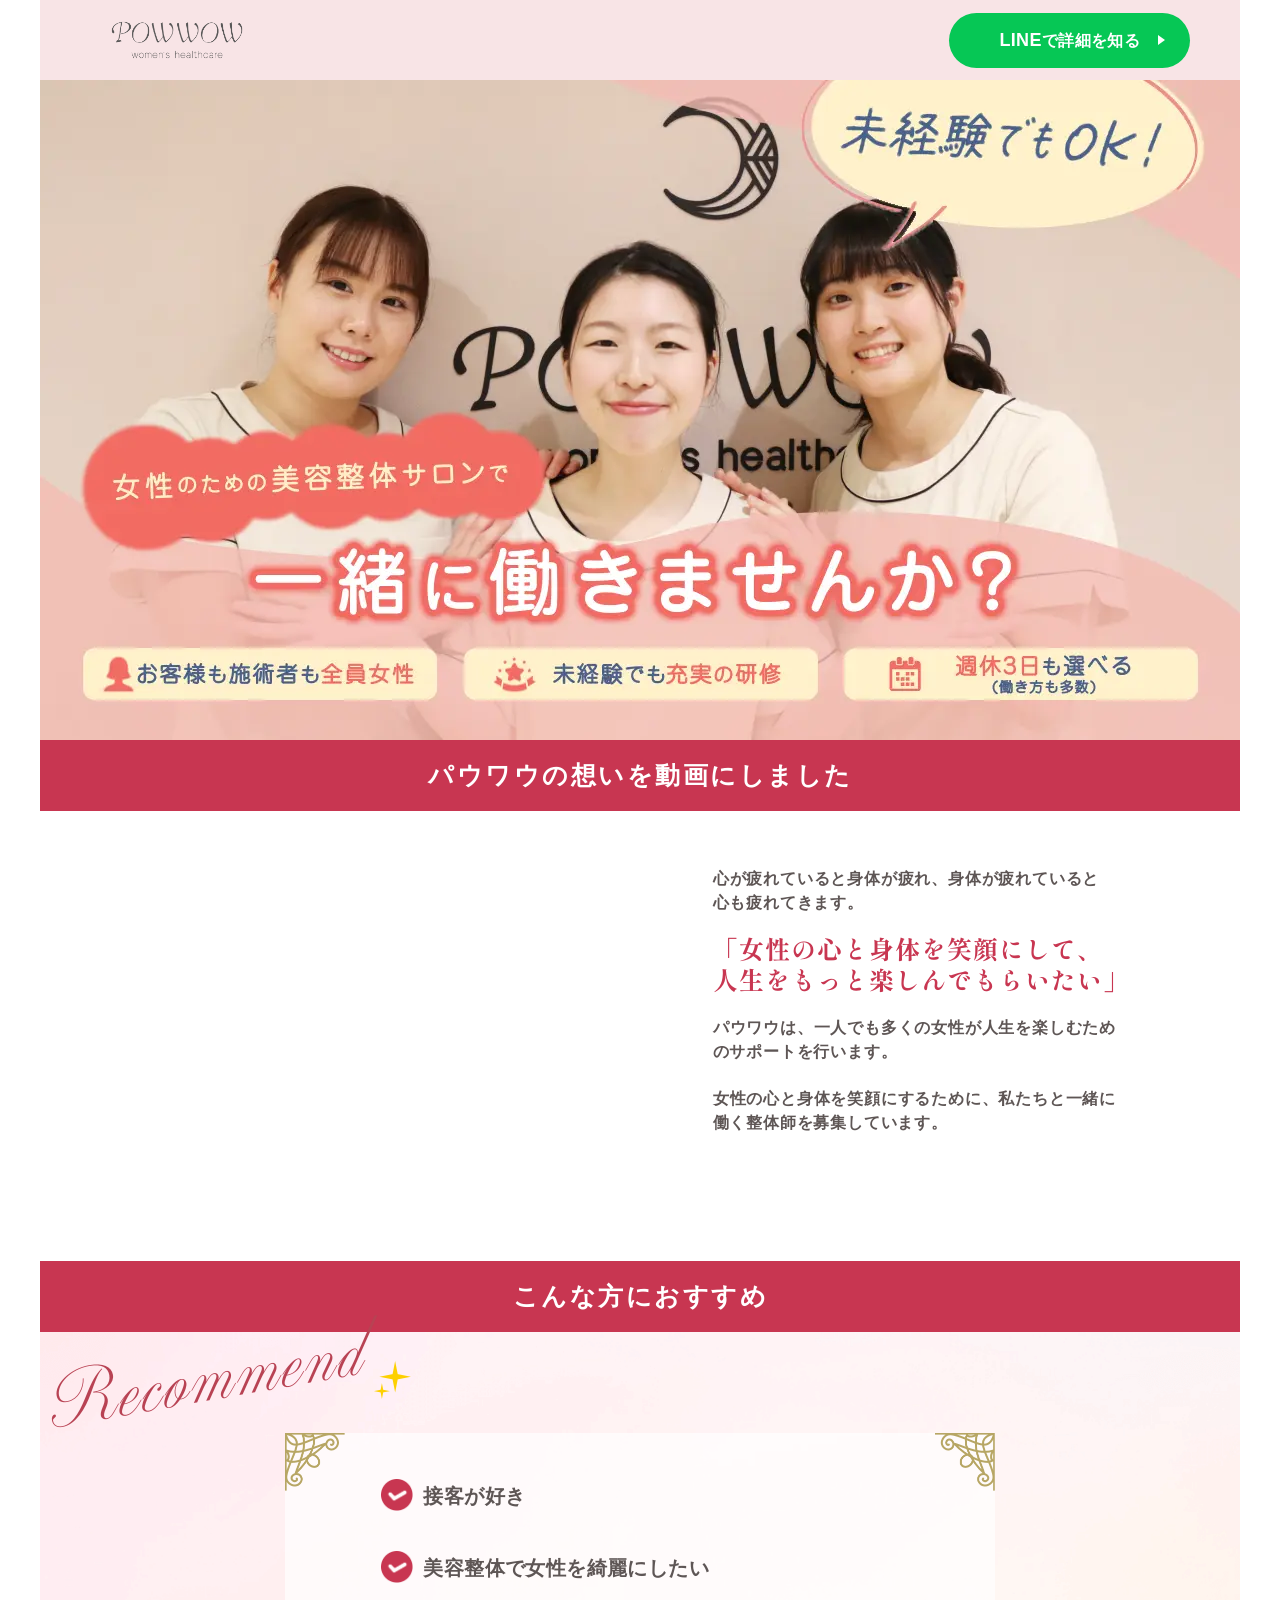
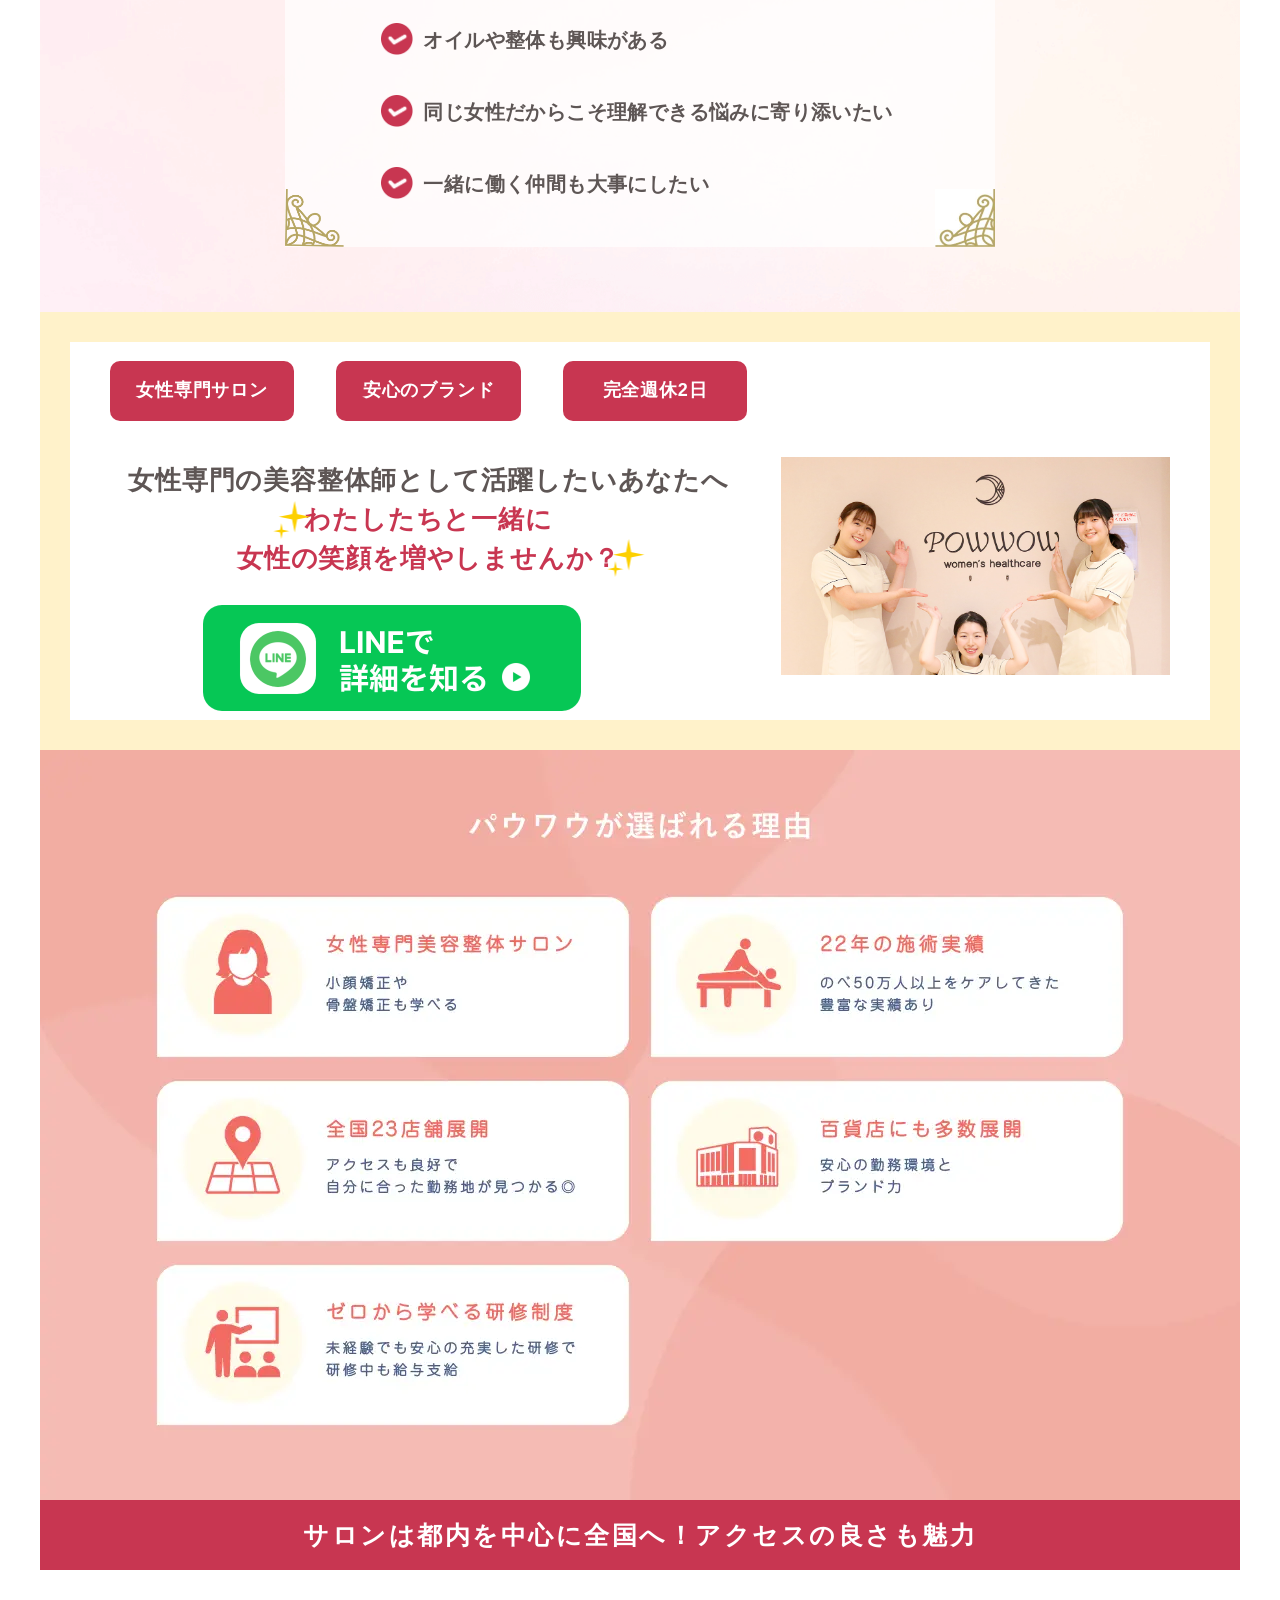
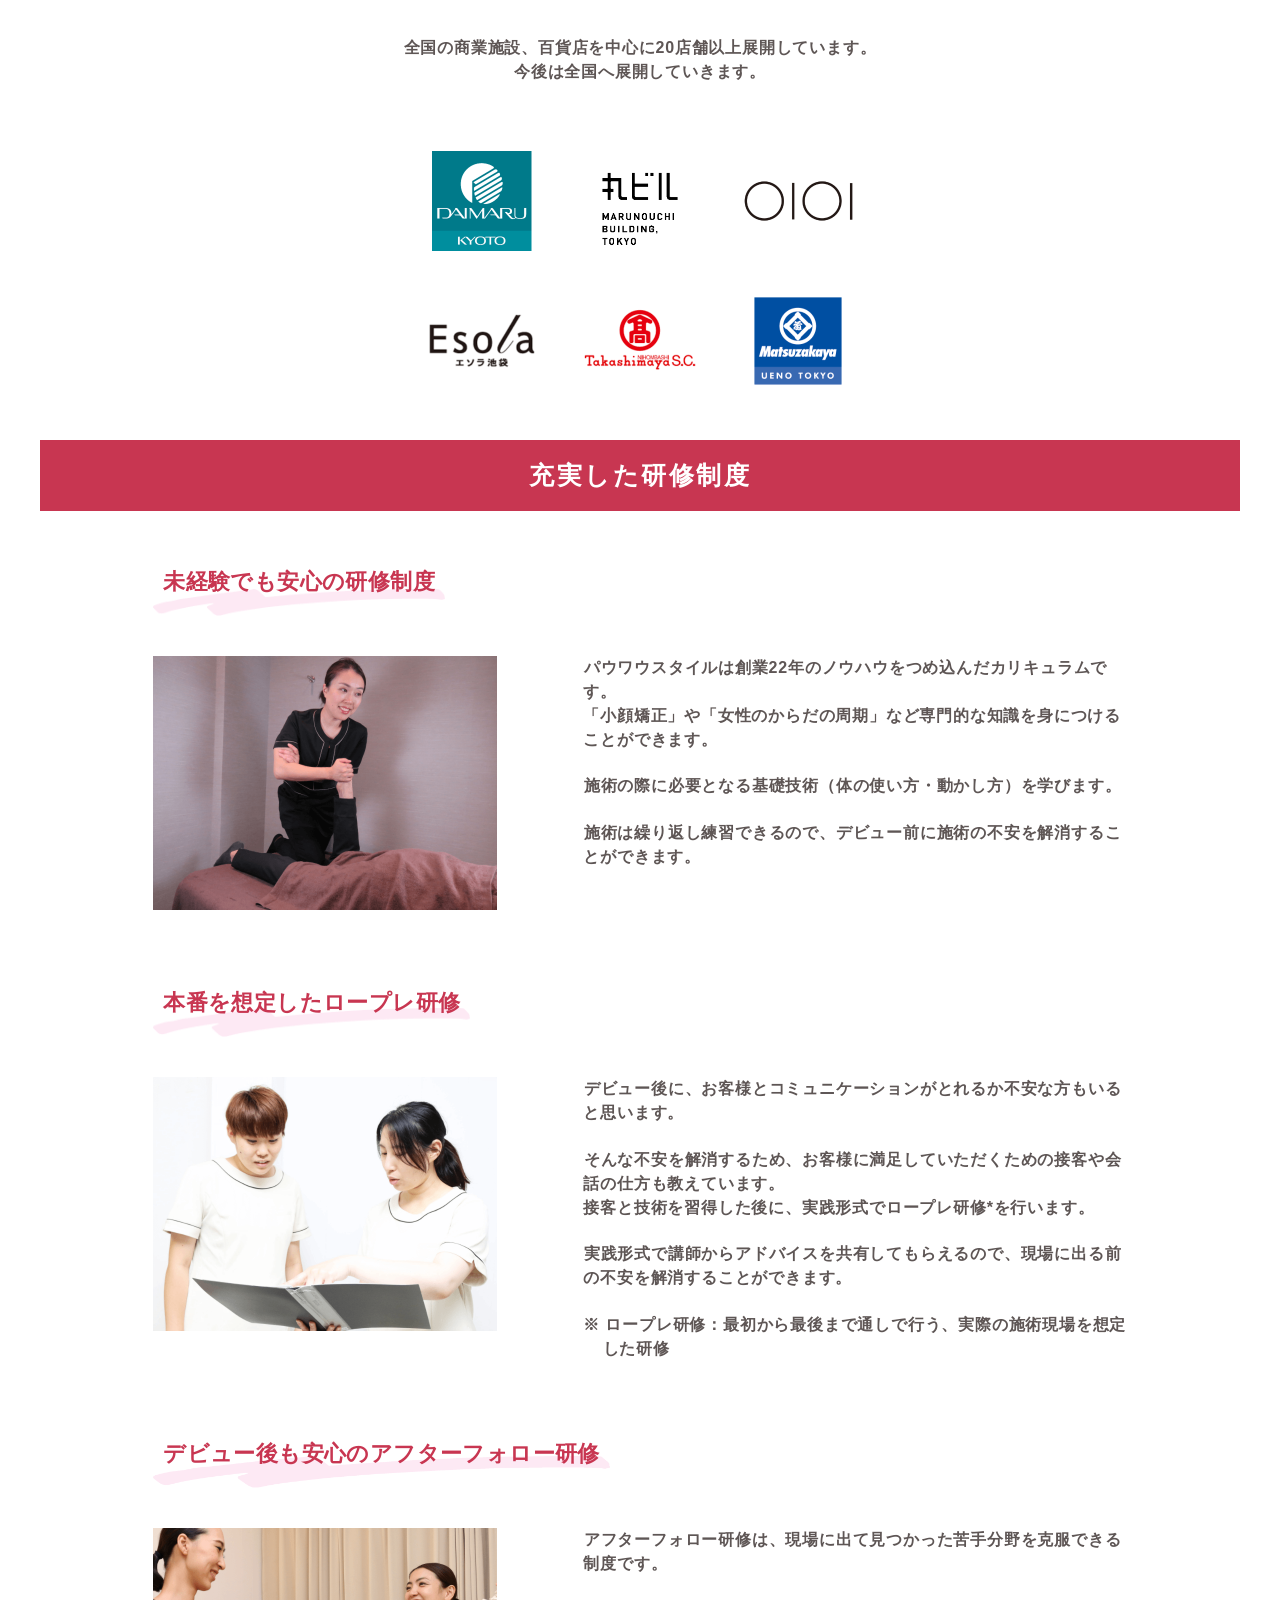
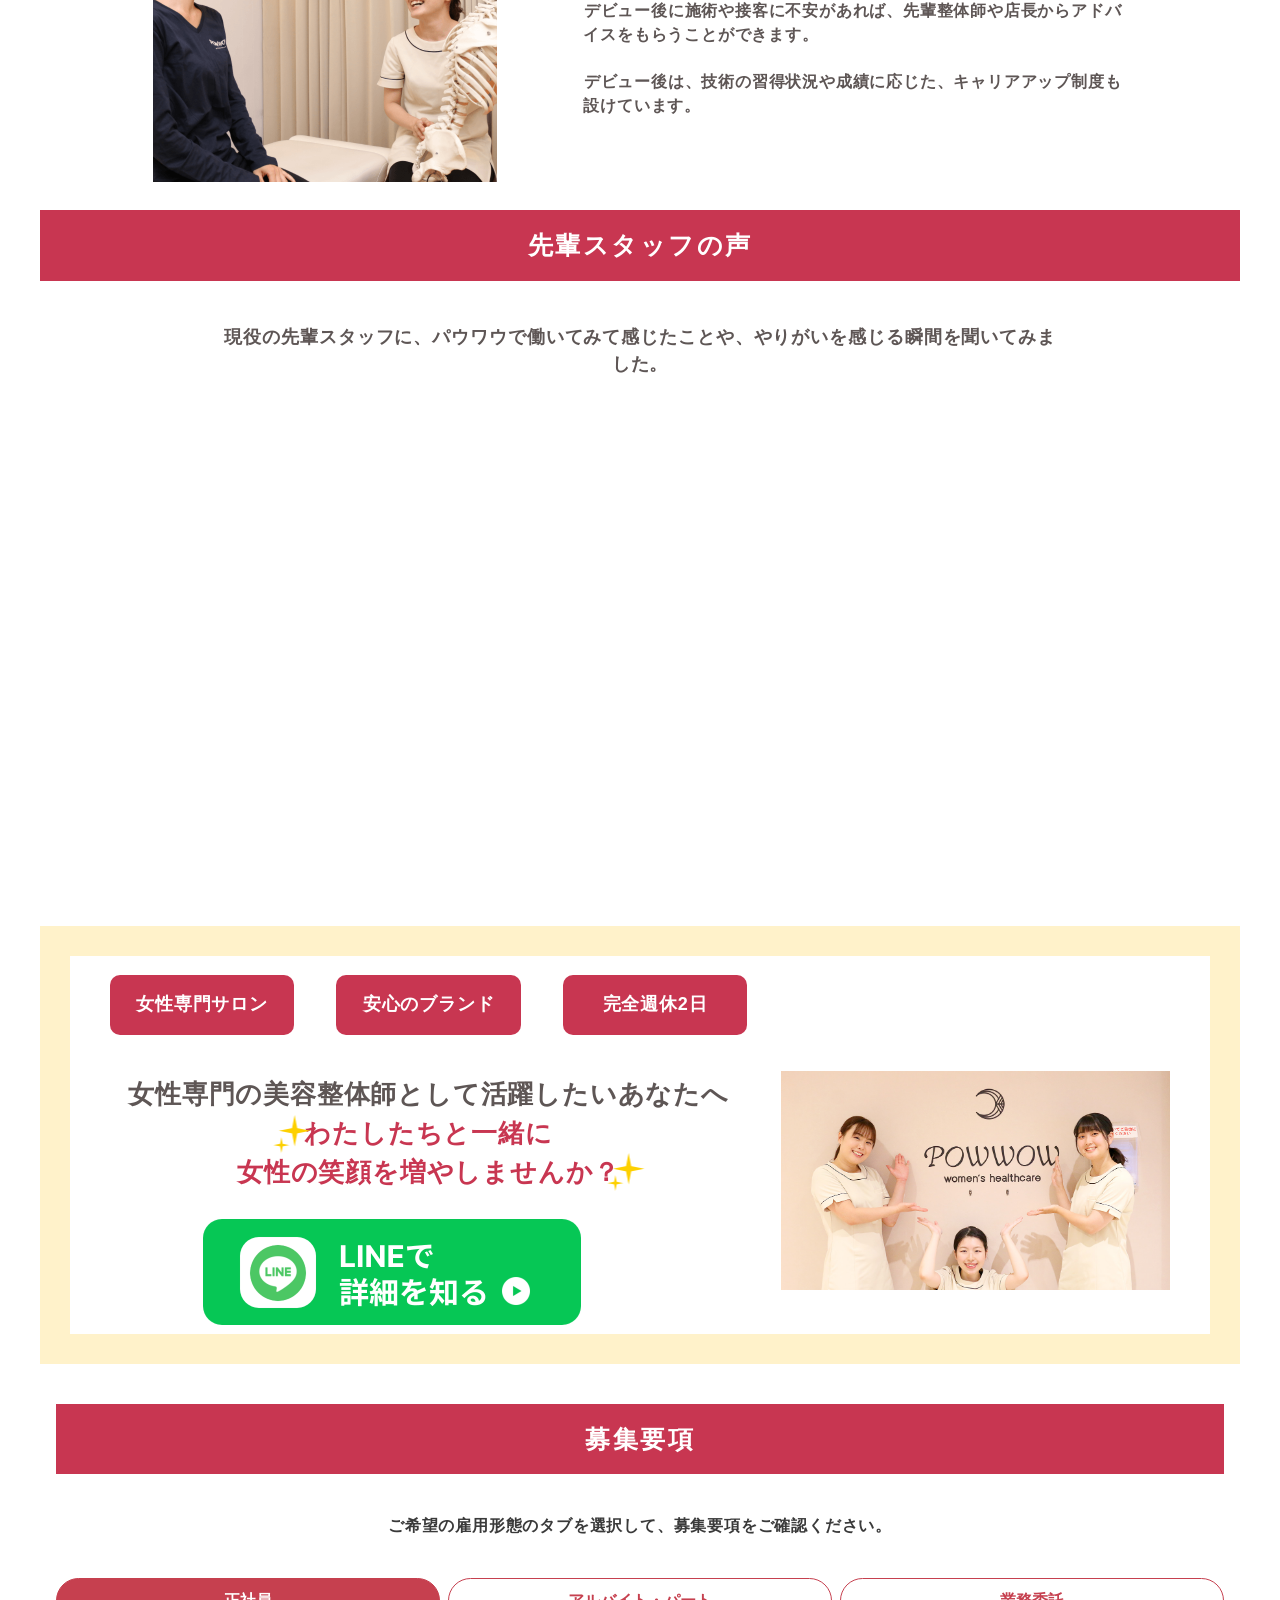
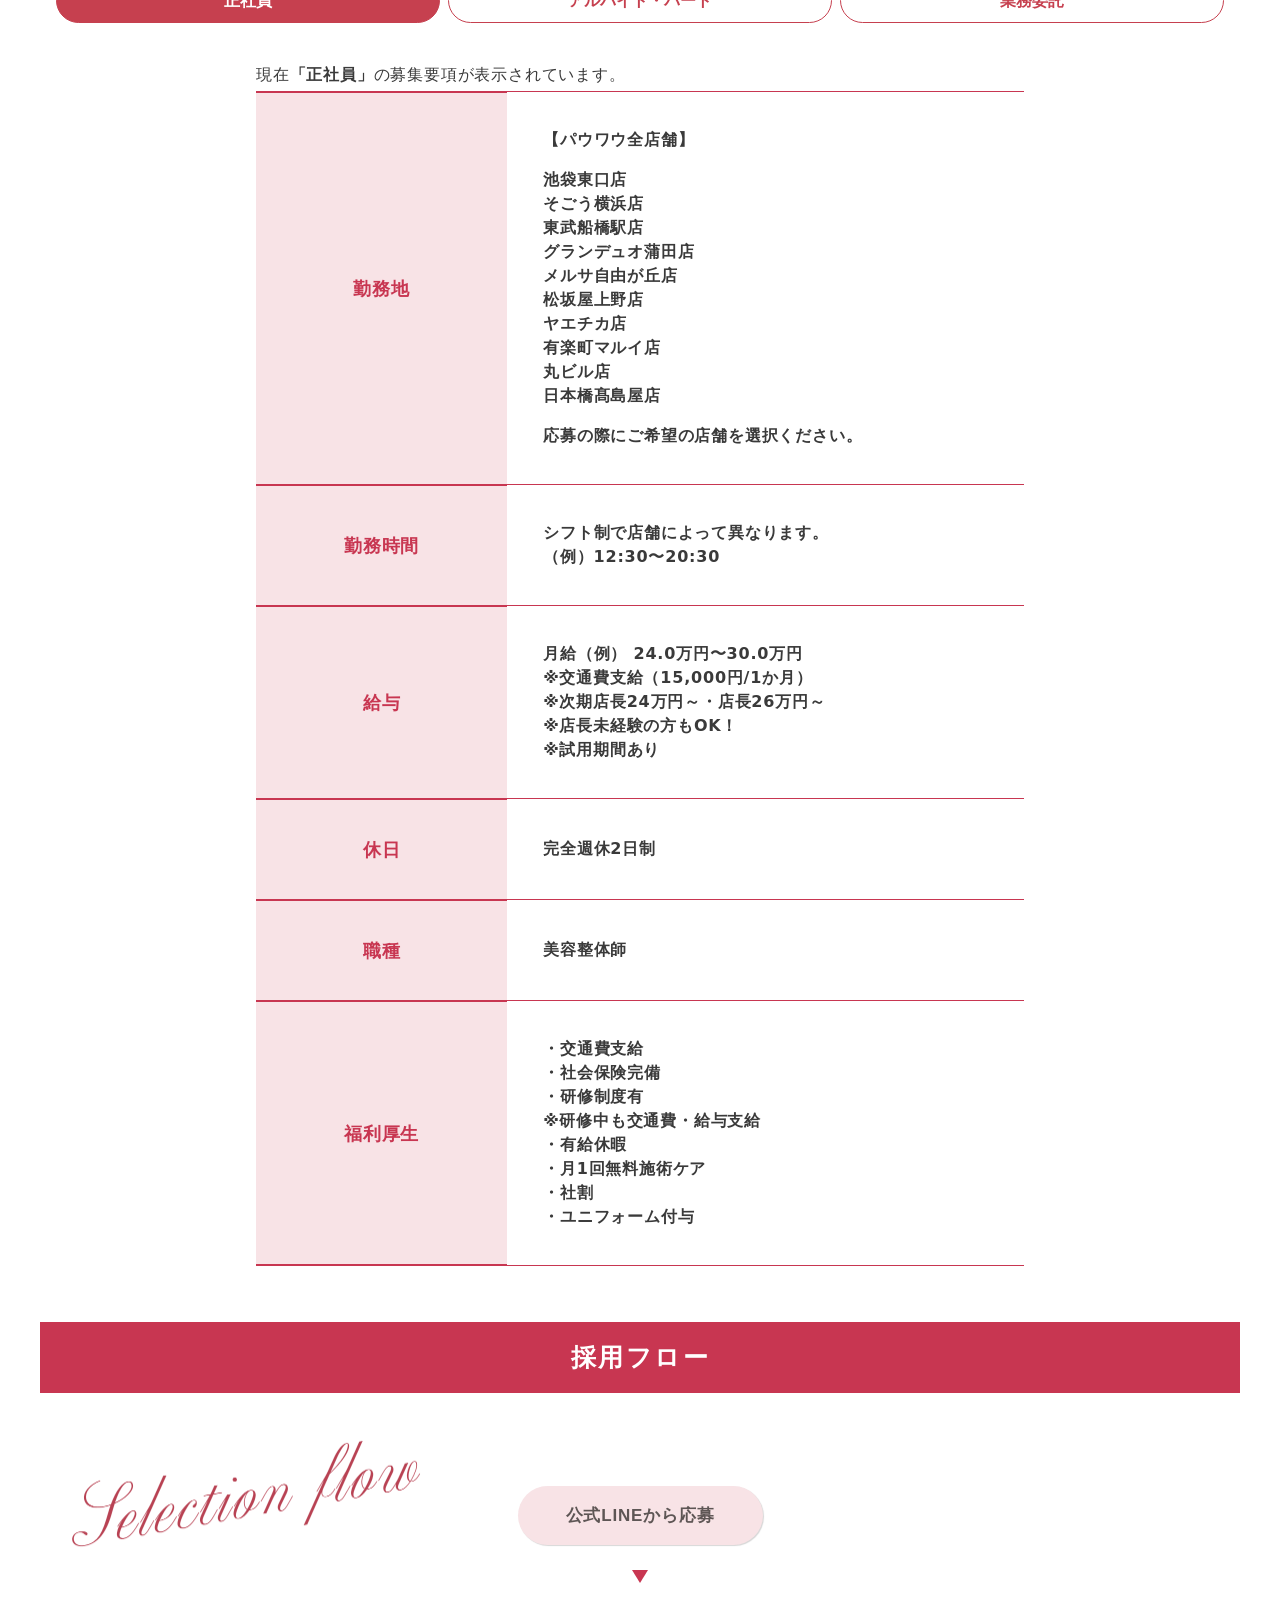
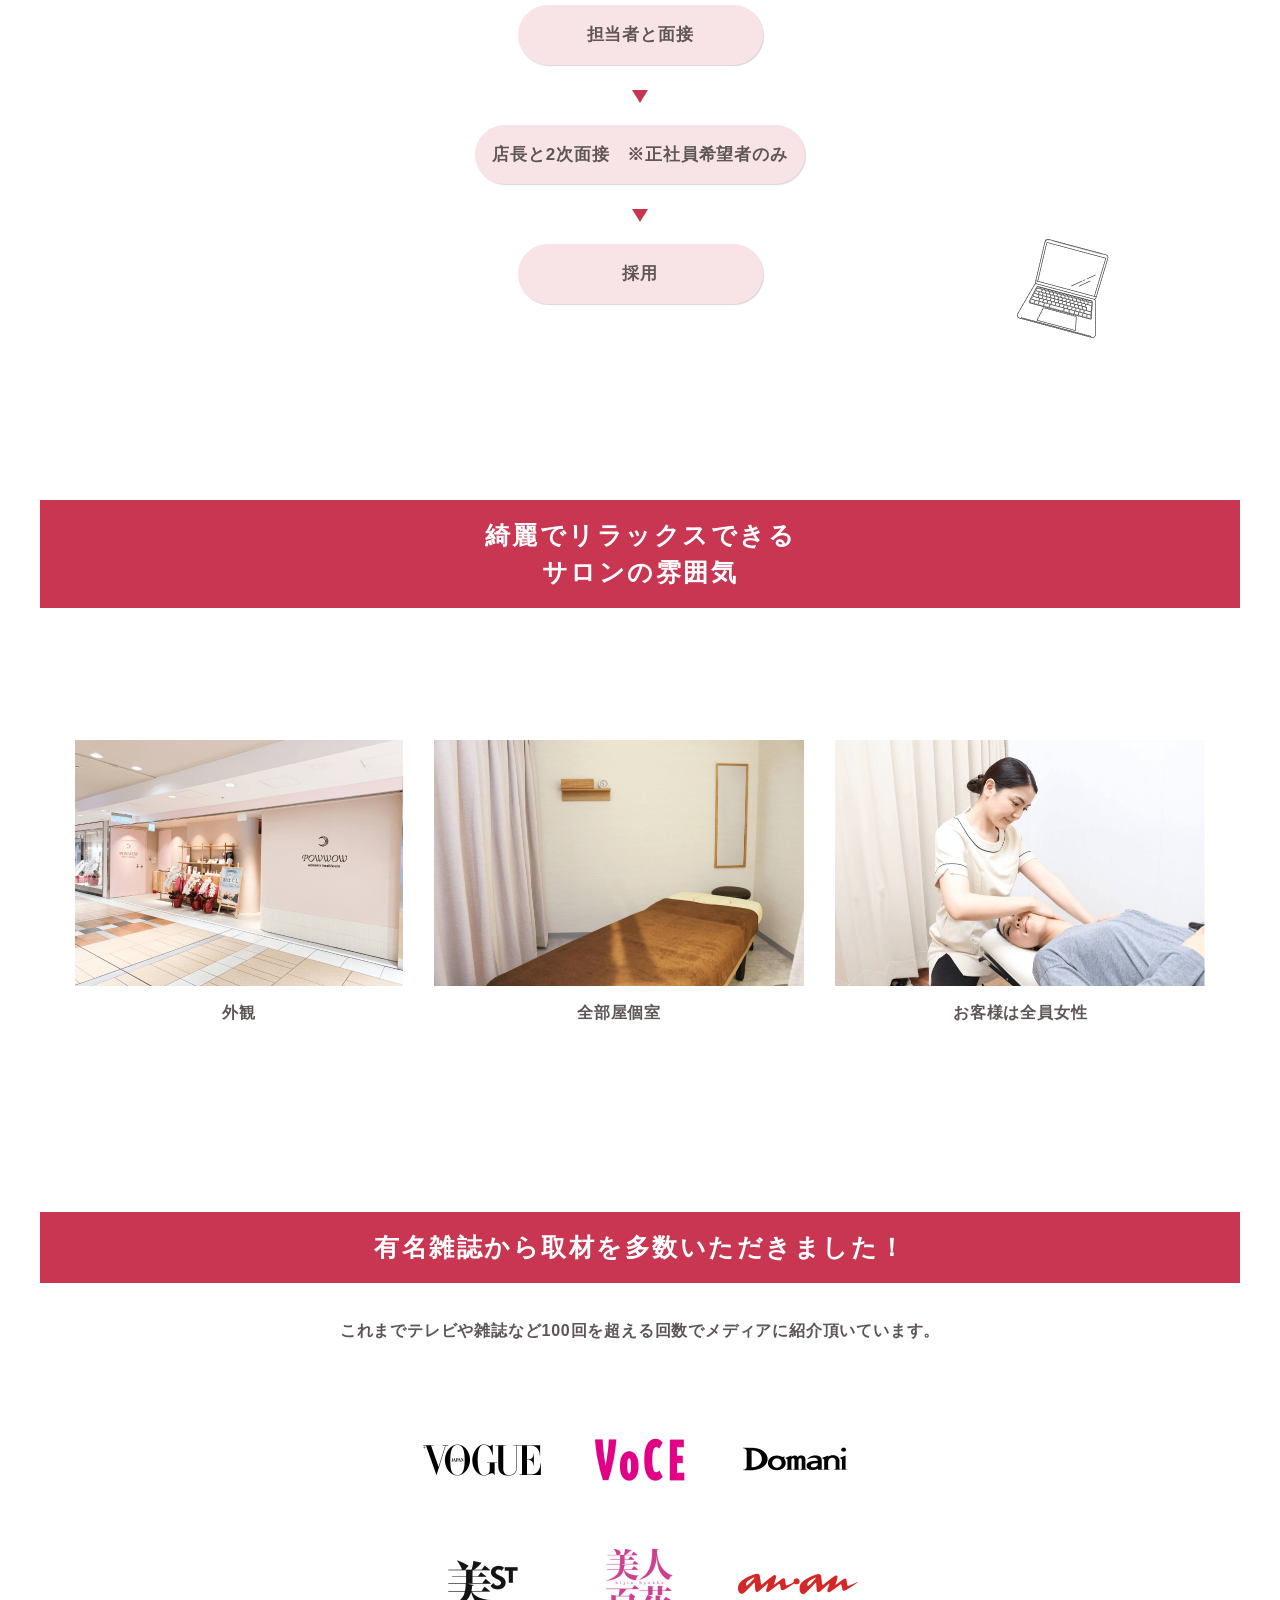
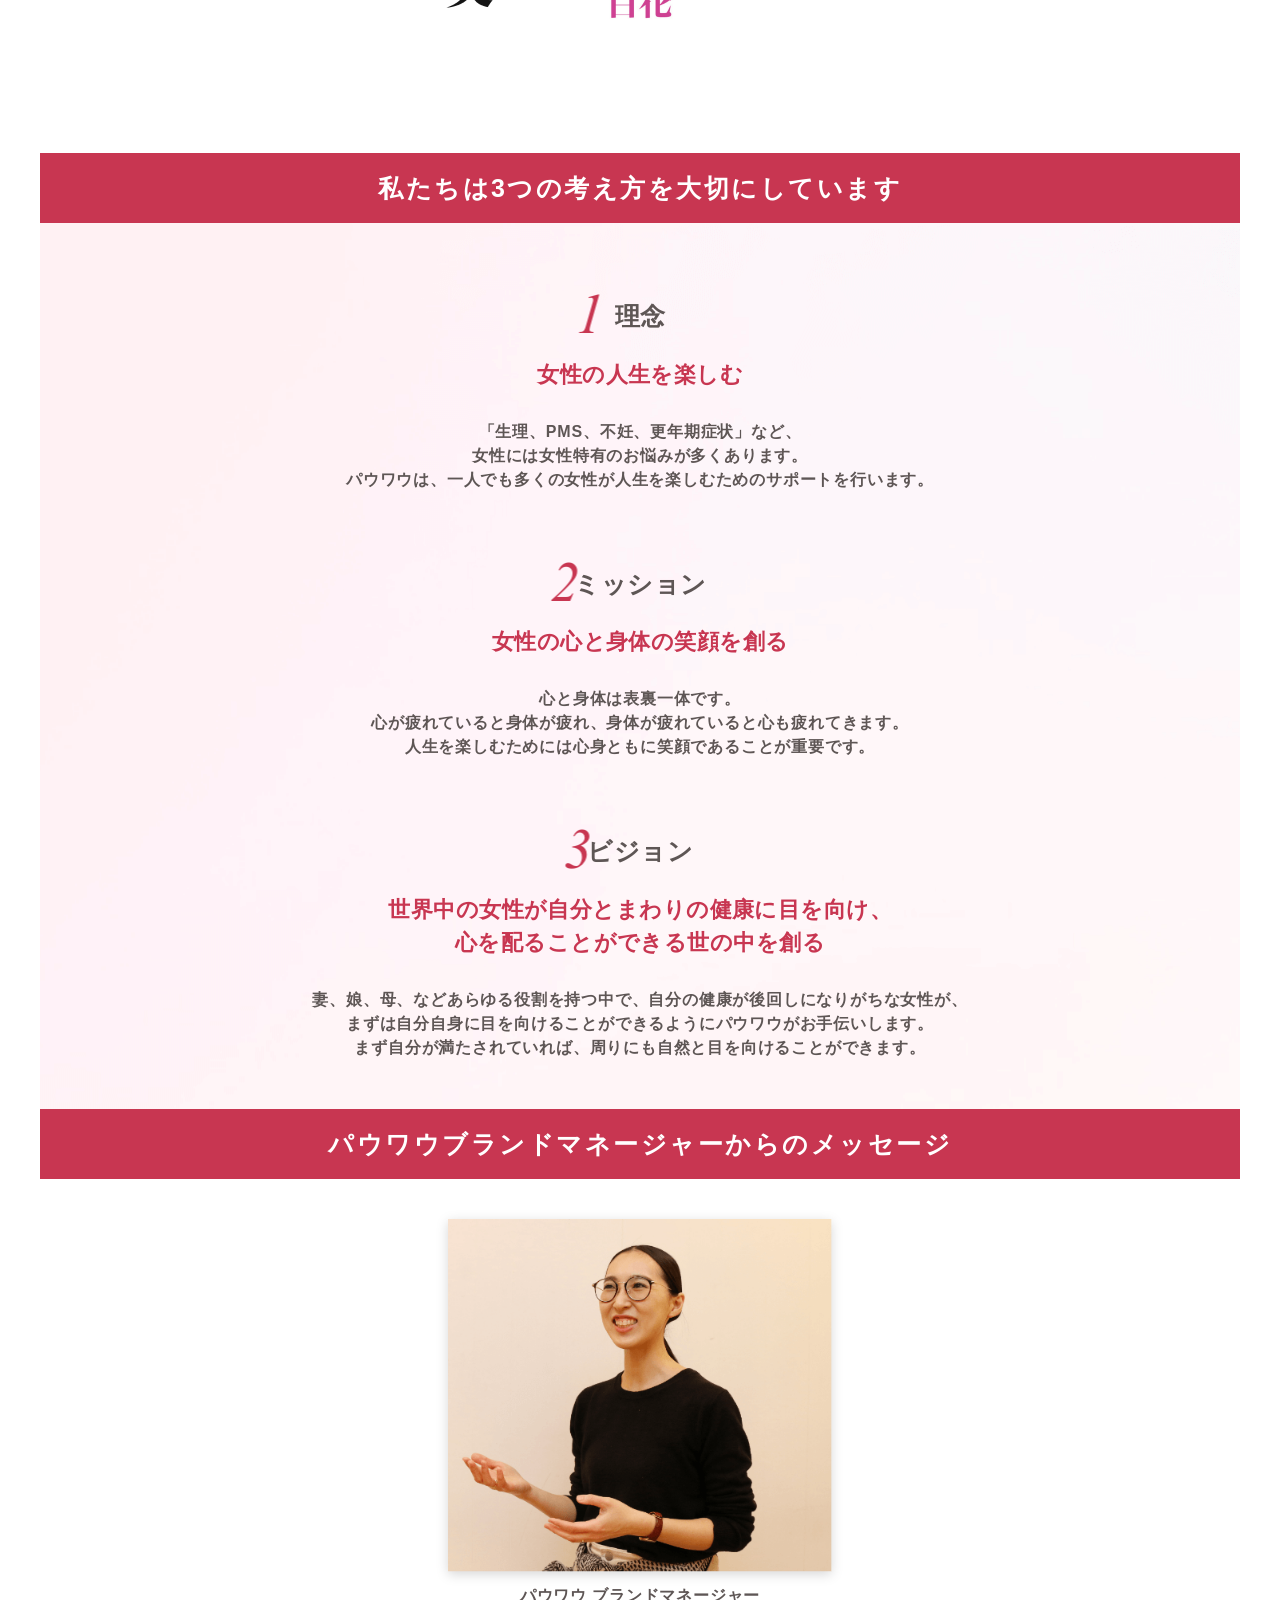
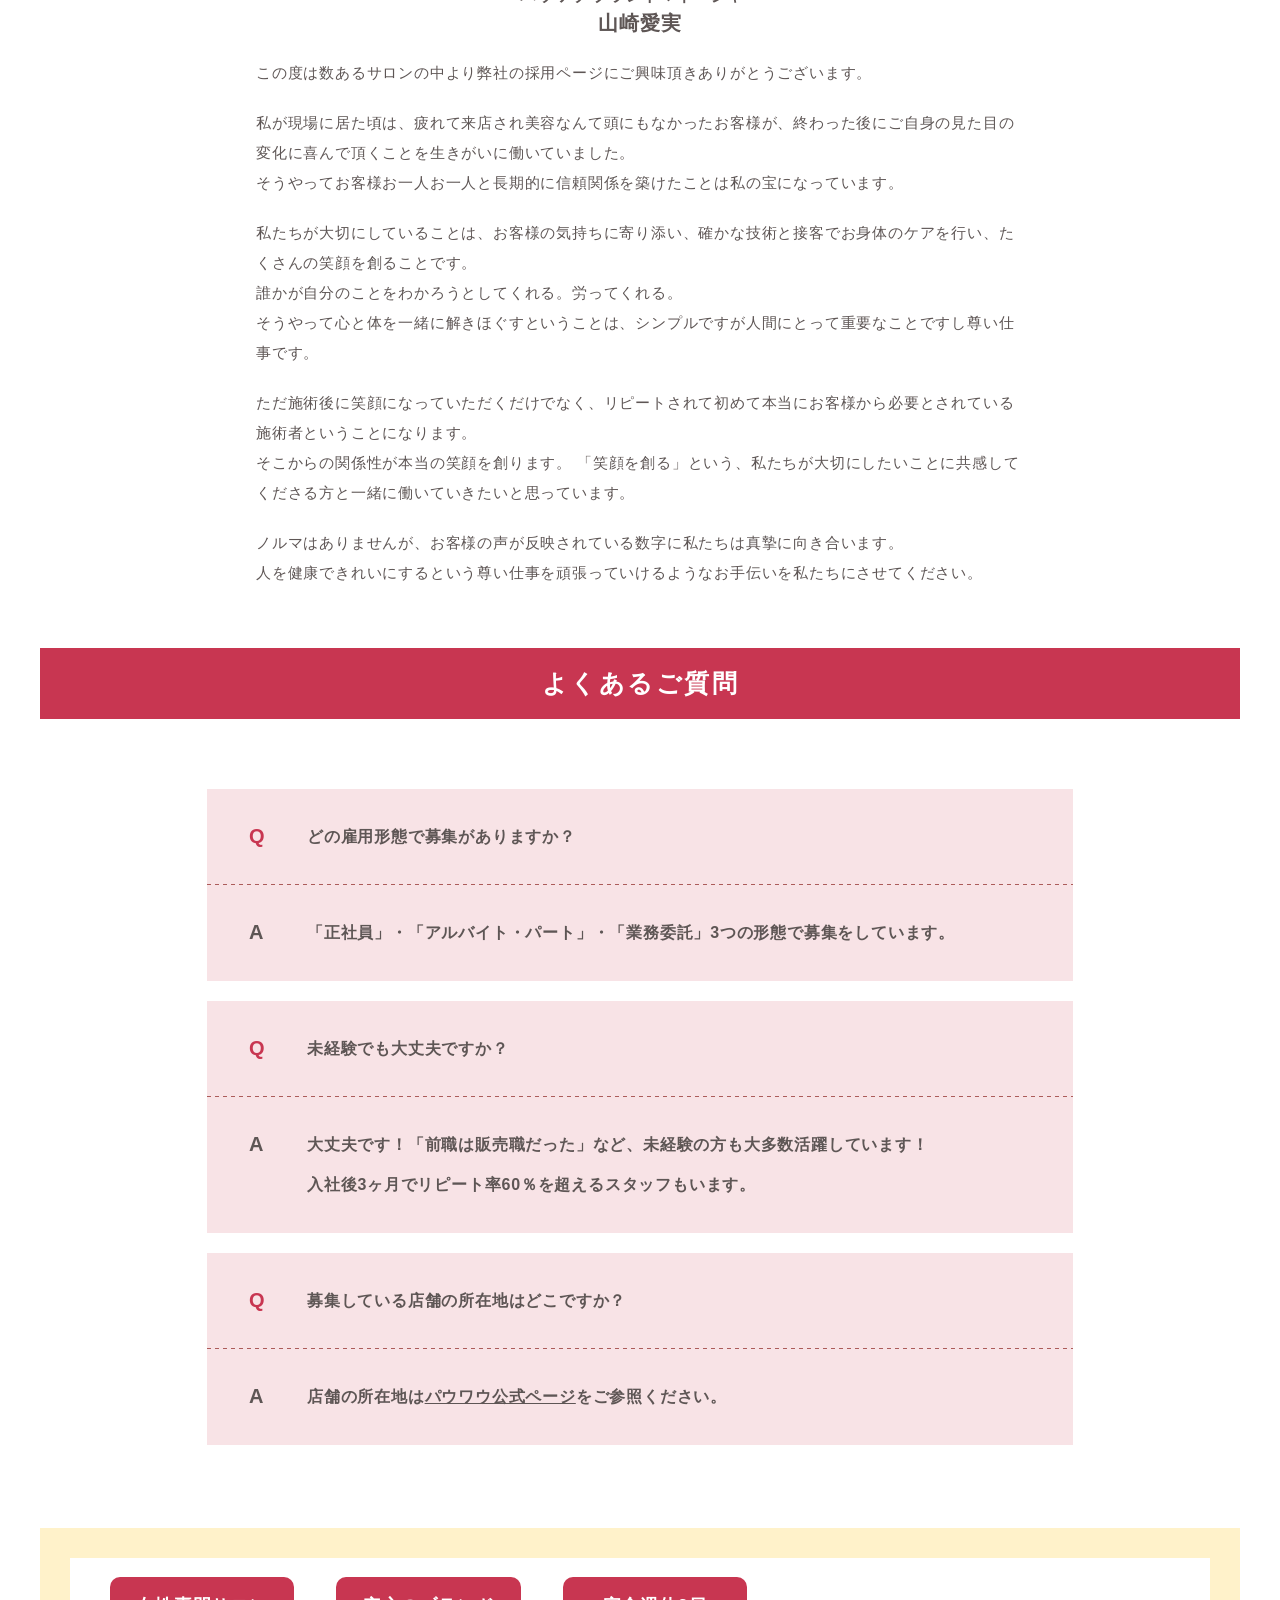
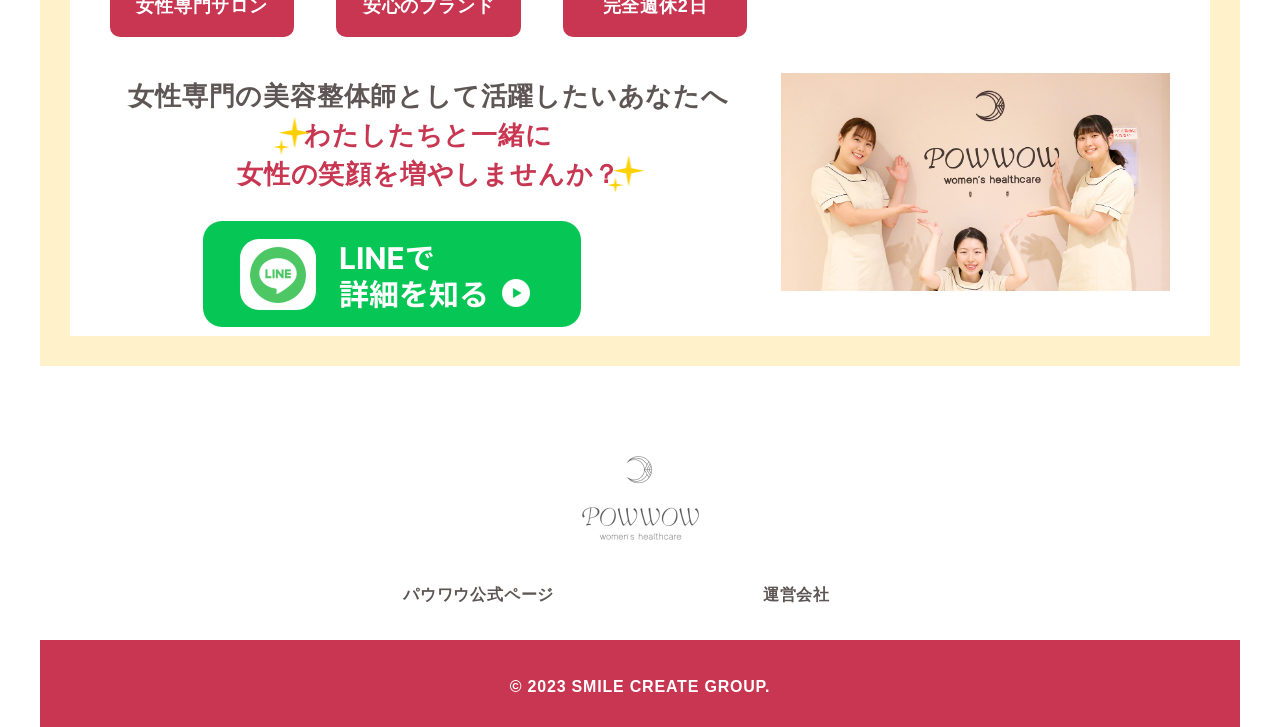
<file: index.html>
<!DOCTYPE html>
<html lang="ja">
<head prefix="og: http://ogp.me/ns#">
  <meta charset="UTF-8">
  <meta http-equiv="X-UA-Compatible" content="IE=edge">
  <meta name="viewport" content="width=device-width, initial-scale=1.0">
  <title>女性のための整体サロンで一緒に働きませんか？ウィメンズヘルスケアサロン パウワウ</title>
  <meta name="description" content="ウィメンズヘルスケアサロンは、整体師が全員女性、駅近な店舗、百貨店にも多く出店し、女性が働きやすいサロンです。20年以上の歴史があり、充実した研修制度を受けることで、どんな方でも高い技術力を習得できます。気になる方は、LINEから簡単に応募できます。">

  <!-- ogp 共通設定 -->
  <meta property="og:title" content="女性のための整体サロンで一緒に働きませんか？ウィメンズヘルスケアサロン パウワウ">
  <meta property="og:type" content="website">
  <meta property="og:url" content="https://powwow-ginza.com/recruit/">
  <meta property="og:image" content="https://powwow-ginza.com/recruit/img/ogp.jpg?ver=20240515">
  <!-- 以下省略可能ですが、site_name, description, localeは載せたほうがいいです。 -->
  <meta property="og:site_name" content="女性のための整体サロンで一緒に働きませんか？ウィメンズヘルスケアサロン パウワウ">
  <meta property="og:description" content="ウィメンズヘルスケアサロンは、整体師が全員女性、駅近な店舗、百貨店にも多く出店し、女性が働きやすいサロンです。20年以上の歴史があり、充実した研修制度を受けることで、どんな方でも高い技術力を習得できます。気になる方は、LINEから簡単に応募できます。">
  <meta property="og:locale" content="ja_JP">
  <!-- <meta property="og:audio" content="音声ファイルのURL（絶対パス）">
  <meta property="og:video" content="動画ファイルのURL（絶対パス）"> -->
  <!-- / ogp 共通設定 -->

  <!-- ogp Twitterの設定 -->
  <meta name="twitter:card" content="summary_large_image">

  <!-- CSS -->
  <link rel="stylesheet" href="./style.css?ver=20240401">
  
  <!-- <link rel="shortcut icon" href="/img/share/favicon.ico"> -->
  <link rel="shortcut icon" href="./img/full-white.png">

  <!-- 2026/02/05以前までのピクセルコード -->
  <!-- Meta Pixel Code -->
  <!-- <script>
    !function (f, b, e, v, n, t, s) {
      if (f.fbq) return; n = f.fbq = function () {
        n.callMethod ?
        n.callMethod.apply(n, arguments) : n.queue.push(arguments)
      };
      if (!f._fbq) f._fbq = n; n.push = n; n.loaded = !0; n.version = '2.0';
      n.queue = []; t = b.createElement(e); t.async = !0;
      t.src = v; s = b.getElementsByTagName(e)[0];
      s.parentNode.insertBefore(t, s)
    }(window, document, 'script',
      'https://connect.facebook.net/en_US/fbevents.js');
    fbq('init', '1946029592242777');
    fbq('track', 'PageView');
  </script>
  <noscript><img height="1" width="1" style="display:none"
      src="https://www.facebook.com/tr?id=1946029592242777&ev=PageView&noscript=1" /></noscript> -->
  <!-- End Meta Pixel Code -->

  <!-- 2026/02/05追記 -->
  <!-- Meta Pixel Code -->
  <script>
    !function (f, b, e, v, n, t, s) {
      if (f.fbq) return; n = f.fbq = function () {
        n.callMethod ?
        n.callMethod.apply(n, arguments) : n.queue.push(arguments)
      };
      if (!f._fbq) f._fbq = n; n.push = n; n.loaded = !0; n.version = '2.0';
      n.queue = []; t = b.createElement(e); t.async = !0;
      t.src = v; s = b.getElementsByTagName(e)[0];
      s.parentNode.insertBefore(t, s)
    }(window, document, 'script',
      'https://connect.facebook.net/en_US/fbevents.js');				
      fbq('init', '891271170490099');
    fbq('track', 'PageView');				
  </script>
  <noscript><img height="1" width="1" style="display:none"
     src="https://www.facebook.com/tr?id=891271170490099&ev=PageView&noscript=1" /></noscript>
  <!-- End Meta Pixel Code -->
  
  <!-- Global site tag (gtag.js) - Google Analytics -->
  <script async src="https://www.googletagmanager.com/gtag/js?id=UA-22521619-1"></script>
  <script>
    window.dataLayer = window.dataLayer || [];
    function gtag() { dataLayer.push(arguments); }
    gtag('js', new Date());

    gtag('config', 'UA-22521619-1');
    gtag('config', 'G-22VE61VPCD');
  </script>
  
  <!-- Begin Mieruca Embed Code -->
  <script type="text/javascript" id="mierucajs">
    window.__fid = window.__fid || []; __fid.push([964865195]);
    (function () {
      function mieruca() { if (typeof window.__fjsld != "undefined") return; window.__fjsld = 1; var fjs = document.createElement('script'); fjs.type = 'text/javascript'; fjs.async = true; fjs.id = "fjssync"; var timestamp = new Date; fjs.src = ('https:' == document.location.protocol ? 'https' : 'http') + '://hm.mieru-ca.com/service/js/mieruca-hm.js?v=' + timestamp.getTime(); var x = document.getElementsByTagName('script')[0]; x.parentNode.insertBefore(fjs, x); };
      setTimeout(mieruca, 500); document.readyState != "complete" ? (window.attachEvent ? window.attachEvent("onload", mieruca) : window.addEventListener("load", mieruca, false)) : mieruca();
    })();
  </script>
  <!-- End Mieruca Embed Code -->
</head>
<body>
  <header class="l-header p-header">
    <div class="p-header__inner">
      <h1 class="p-header__logo">
        <a class="p-header__logo-link" href="#"><img src="img/logo-powwow.png" alt="POWWOW"></a>
      </h1>
      <a href="https://lin.ee/HlXXe7S9" target="_blank" onclick="gtag('event', 'click', {'event_category': '採用', 'event_label': 'pcヘッダー'})" class="p-header__button">
        LINE<span class="-fzs">で詳細を知る</span>
      </a>
    </div>
  </header>
  <main>
    <div class="l-fv p-fv u-show__sp">
      <!-- <div>
        <picture>
          <source srcset="img/powwow-staff.webp" type="image/webp">
          <img src="img/powwow-staff.jpg" alt="ウィメンズヘルスケアリスト">
        </picture>
      </div> -->
      <figure>
        <picture>
          <source srcset="img/fv3-sp.webp" type="image/webp">
          <img src="img/fv3-sp.jpg" alt="整体未経験の私でも活躍できる整体師になれました！">
        </picture>
      </figure>
    </div>
    <div class="u-show__pc p-fv__pc">
      <picture>
        <source srcset="img/fv3.webp" type="image/webp">
        <img src="img/fv3.jpg" alt="整体未経験の私でも活躍できる整体師になれました！">
      </picture>
    </div>
    <section class="l-sec01">
      <h2 class="p-title">パウワウの想いを動画にしました</h2>
      <div class="l-container p-sec01__inner">
        <div class="p-yt__wrap">
          <div class="p-youtube">
            <!-- <iframe width="560" height="315" src="https://www.youtube.com/embed/O-9KA4zcvuU" title="YouTube video player" allow="accelerometer; autoplay; clipboard-write; encrypted-media; gyroscope; picture-in-picture; web-share" allowfullscreen></iframe> -->
            <iframe width="560" height="315" src="https://www.youtube.com/embed/V2hus1hBPOU?si=sSGWF2wQg_umCm_D"
              title="YouTube video player" frameborder="0"
              allow="accelerometer; autoplay; clipboard-write; encrypted-media; gyroscope; picture-in-picture; web-share"
              referrerpolicy="strict-origin-when-cross-origin" allowfullscreen>
            </iframe>
          </div>
        </div>
        <div class="p-sec01__textWrap">
          <p class="p-text">心が疲れていると身体が疲れ、身体が疲れていると<br class="u-show__pc">心も疲れてきます。</p>
          <p class="p-sec01__textImg">
            <img src="img/sec01-text01.png" alt="「女性の心と体を笑顔にして、人生をもっと楽しんでもらいたい」">
          </p>
          <p class="p-text">パウワウは、一人でも多くの女性が人生を楽しむためのサポートを行います。</p>
          <p class="p-text -mb0">女性の心と身体を笑顔にするために、私たちと一緒に働く整体師を募集しています。</p>
        </div>
      </div>
      <!-- <div class="p-sec01__bg">
        <div class="p-sec01__bg-inner">
          <div class="l-container">
            <div class="p-ribbon_wrap">
              <h2 class="p-title__ribbon">パウワウが選ばれる理由</h2>
            </div>
            <ul class="p-sec01__list">
              <li>
                <img src="img/sec01-img01.png" alt="女性のアイコン">
                <h3>お客さまは<br>全員女性</h3>
              </li>
              <li>
                <img src="img/sec01-img02.png" alt="研修のアイコン">
                <h3>独自の<br>研修制度</h3>
              </li>
              <li>
                <img src="img/sec01-img03.png" alt="階段を登るアイコン">
                <h3>キャリアアップ<br>制度</h3>
              </li>
            </ul>
          </div>
          <img src="img/sec01-bg-img03.png" alt="OKマークを作る笑顔の女性" class="sec01-bg__img">
        </div>
      </div> -->
    </section>
    <section class="p-sec04">
      <h2 class="p-title">こんな方におすすめ</h2>
      <div class="p-sec04__eng-wrap">
        <img src="img/sec04-eng.png" alt="Recommend" class="p-sec04__eng">
      </div>
      <div class="l-container">
        <div class="p-sec04__content">
          <ul class="p-sec04__list">
            <li class="p-sec04__item">接客が好き</li>
            <li class="p-sec04__item">美容整体で女性を綺麗にしたい</li>
            <li class="p-sec04__item">オイルや整体も興味がある</li>
            <li class="p-sec04__item">同じ女性だからこそ<br class="u-show__sp">理解できる悩みに寄り添いたい</li>
            <li class="p-sec04__item">一緒に働く仲間も大事にしたい</li>
          </ul>
          <!-- <div class="p-sec04__imgWrap">
                <img src="img/sec04-img01.png" alt="笑顔でOKマークを出す女性のイラスト" class="p-sec04__img">
              </div> -->
        </div>
      </div>
    </section>
    <section class="p-line">
      <div class="p-line__inner">
        <ul class="p-line__list u-show__tab">
          <li class="p-line__item">女性専門</li>
          <li class="p-line__item">安心のブランド</li>
          <li class="p-line__item">完全週休2日</li>
        </ul>
        <div class="p-line__inner -tab">
          <div class="p-line__left">
            <ul class="p-line__list u-show__notTab">
              <li class="p-line__item">女性専門サロン</li>
              <li class="p-line__item">安心のブランド</li>
              <li class="p-line__item">完全週休2日</li>
            </ul>
            <p class="p-line__text">女性専門の美容整体師として<br class="u-show__sp">活躍したいあなたへ</p>
            <h2 class="p-line__title">わたしたちと一緒に<br>女性の笑顔を増やしませんか？</h2>
            <div class="p-line__buttonWrap">
              <!-- <img src="img/line-img01-sp.png" alt="笑顔の女性のイラスト" class="p-line__button-img u-show__sp">
                  <img src="img/line-img01-pc.png" alt="笑顔の女性のイラスト" class="p-line__button-img u-show__pc"> -->
              <a href="https://lin.ee/HlXXe7S9" target="_blank"
                onclick="gtag('event', 'click', {'event_category': '採用', 'event_label': 'エリア1'})" class="p-line__button">
                <img src="img/line-sp.png" alt="まずはLINEから応募する" class="u-show__sp">
                <img src="img/line-pc.png" alt="まずはLINEから応募する" class="u-show__pc">
              </a>
            </div>
          </div>
          <img src="img/staff2.jpg" alt="ウィメンズヘルスケアリスト" class="p-line__img">
        </div>
      </div>
    </section>
    <section>
      <div class="u-show__sp">
        <picture>
          <source srcset="img/powwow-reason2-sp.webp" type="image/webp">
          <img src="img/powwow-reason-sp2.jpg" alt="パウワウが選ばれる理由">
        </picture>
      </div>
      <div class="u-show__pc">
        <picture>
          <source srcset="img/powwow-reason2.webp" type="image/webp">
          <img src="img/powwow-reason2.jpg" alt="パウワウが選ばれる理由">
        </picture>
      </div>
    </section>
    <section class="p-sec10">
      <h2 class="p-title">サロンは都内を中心に全国へ！<br class="u-show__sp">アクセスの良さも魅力</h2>
      <div class="l-container">
        <p class="p-sec10__text">全国の商業施設、百貨店を中心に20店舗以上展開しています。<br>今後は全国へ展開していきます。</p>
        <ul class="p-sec10__list">
          <li class="p-sec10__item">
            <img src="img/daimaru-kyoto-logo.png" alt="大丸京都">
          </li>
          <li class="p-sec10__item">
            <img src="img/logo-marubiru.png" alt="丸ビル">
          </li>
          <li class="p-sec10__item">
            <img src="img/sec10-img03.png" alt="マルイ">
          </li>
          <li class="p-sec10__item">
            <img src="img/sec10-img04.png" alt="Esola">
          </li>
          <li class="p-sec10__item">
            <img src="img/sec10-img05.png" alt="Takashimaya S.C.">
          </li>
          <li class="p-sec10__item">
            <img src="img/sec10-img06.png" alt="Matsuzakaya">
          </li>
        </ul>
      </div>
    </section>
    <section class="p-sec02">
      <h2 class="p-title p-sec02__title">充実した研修制度</h2>
      <div class="l-container p-sec02__inner">
        <ul class="p-sec02__list">
          <li class="p-sec02__item">
            <h3><span>未経験でも安心の研修制度</span></h3>
            <div class="p-sec02__item__flex">
              <img src="img/sec02-img01.png" alt="施術中の女性の写真" class="p-sec02__img">
              <div class="p-sec02__textWrap">
                <p class="p-text">パウワウスタイルは創業22年のノウハウをつめ込んだカリキュラムです。<br>「小顔矯正」や「女性のからだの周期」など専門的な知識を身につけることができます。</p>
                <p class="p-text">施術の際に必要となる基礎技術（体の使い方・動かし方）を学びます。</p>
                <p class="p-text -mb0">施術は繰り返し練習できるので、デビュー前に施術の不安を解消することができます。</p>
              </div>
            </div>
          </li>
          <li class="p-sec02__item">
            <h3><span>本番を想定したロープレ研修</span></h3>
            <div class="p-sec02__item__flex">
              <img src="img/sec02-img02.png" alt="研修中の２名の写真" class="p-sec02__img">
              <div class="p-sec02__textWrap">
                <p class="p-text">デビュー後に、お客様とコミュニケーションがとれるか不安な方もいると思います。</p>
                <p class="p-text">そんな不安を解消するため、お客様に満足していただくための接客や会話の仕方も教えています。<br>接客と技術を習得した後に、実践形式でロープレ研修*を行います。</p>
                <p class="p-text">実践形式で講師からアドバイスを共有してもらえるので、現場に出る前の不安を解消することができます。</p>
                <p class="p-sec02__note">※ ロープレ研修：最初から最後まで通しで行う、実際の施術現場を想定した研修</p>
              </div>
            </div>
          </li>
          <li class="p-sec02__item">
            <h3 class="p-sec02__item-title02"><span>デビュー後も安心の<br class="u-show__sp">アフターフォロー研修</span></h3>
            <div class="p-sec02__item__flex">
              <img src="img/sec02-img03.png" alt="アフターフォロー研修中の２名の写真" class="p-sec02__img">
              <div class="p-sec02__textWrap">
                <p class="p-text">アフターフォロー研修は、現場に出て見つかった苦手分野を克服できる制度です。</p>
                <p class="p-text">デビュー後に施術や接客に不安があれば、先輩整体師や店長からアドバイスをもらうことができます。</p>
                <p class="p-text -mb0">デビュー後は、技術の習得状況や成績に応じた、キャリアアップ制度も設けています。</p>
                <!-- <div class="p-sec02__img02Wrap">
                  <img src="img/sec02-img04.png" alt="研修制度が充実してて安心" class="u-show__pc p-sec02__img02">
                </div> -->
              </div>
            </div>
          </li>
        </ul>
      </div>
    </section>
    <section class="p-sec03">
      <h2 class="p-title">先輩スタッフの声</h2>
      <div class="l-container p-sec03__inner">
        <!-- <ul class="p-sec03__list">
          <li class="p-sec03__item">
            <h3>パウワウの理念に<br class="u-show__sp">共感できる</h3>
            <img src="img/sec03-img01.png" alt="9/10点">
          </li>
          <li class="p-sec03__item">
            <h3>パウワウの仕事は<br class="u-show__sp">やりがいがある</h3>
            <img src="img/sec03-img01.png" alt="9/10点">
          </li>
          <li class="p-sec03__item">
            <h3>成長を感じる<br class="u-show__sp">機会がある</h3>
            <img src="img/sec03-img02.png" alt="8/10点">
          </li>
          <li class="p-sec03__item">
            <h3>困ったときは<br class="u-show__sp">アドバイスをもらえる</h3>
            <img src="img/sec03-img01.png" alt="9/10点">
          </li>
        </ul>
        <p class="p-sec03__note">※ 調査時期：2022年3月</p> -->
        <p class="p-text p-sec03__text">現役の先輩スタッフに、<br class="u-show__sp">パウワウで働いてみて感じたことや、<br class="u-show__sp">やりがいを感じる瞬間を聞いてみました。</p>
        <figure class="p-youtube">
          <iframe width="560" height="315" src="https://www.youtube.com/embed/O-9KA4zcvuU?si=7CCPUKRu2RCyOLG3"
          title="YouTube video player" frameborder="0"
          allow="accelerometer; autoplay; clipboard-write; encrypted-media; gyroscope; picture-in-picture; web-share"
          referrerpolicy="strict-origin-when-cross-origin" allowfullscreen></iframe>
        </figure>
      </div>
    </section>
    <section class="p-line">
      <div class="p-line__inner">
        <ul class="p-line__list u-show__tab">
          <li class="p-line__item">女性専門</li>
          <li class="p-line__item">安心のブランド</li>
          <li class="p-line__item">完全週休2日</li>
        </ul>
        <div class="p-line__inner -tab">
          <div class="p-line__left">
            <ul class="p-line__list u-show__notTab">
              <li class="p-line__item">女性専門サロン</li>
              <li class="p-line__item">安心のブランド</li>
              <li class="p-line__item">完全週休2日</li>
            </ul>
            <p class="p-line__text">女性専門の美容整体師として<br class="u-show__sp">活躍したいあなたへ</p>
            <h2 class="p-line__title">わたしたちと一緒に<br>女性の笑顔を増やしませんか？</h2>
            <div class="p-line__buttonWrap">
              <!-- <img src="img/line-img01-sp.png" alt="笑顔の女性のイラスト" class="p-line__button-img u-show__sp">
                      <img src="img/line-img01-pc.png" alt="笑顔の女性のイラスト" class="p-line__button-img u-show__pc"> -->
              <a href="https://lin.ee/HlXXe7S9" target="_blank"
                onclick="gtag('event', 'click', {'event_category': '採用', 'event_label': 'エリア1'})" class="p-line__button">
                <img src="img/line-sp.png" alt="まずはLINEから応募する" class="u-show__sp">
                <img src="img/line-pc.png" alt="まずはLINEから応募する" class="u-show__pc">
              </a>
            </div>
          </div>
          <img src="img/staff2.jpg" alt="ウィメンズヘルスケアリスト" class="p-line__img">
        </div>
      </div>
    </section>
    <!-- <section class="p-sec05">
      <h2 class="p-title">募集要項（正社員）</h2>
        <dl class="p-description__list">
          <dt class="p-description__title">勤務地</dt>
          <dd class="p-description__item">
            <ul>
              <li>【パウワウ全店舗】</li>
              <li class="p-description__note">池袋東口店</li>
              <li>そごう横浜店</li>
              <li>東武船橋駅店</li>
              <li>グランデュオ蒲田店</li>
              <li>メルサ自由が丘店</li>
              <li>松坂屋上野店</li>
              <li>ヤエチカ店</li>
              <li>有楽町マルイ店</li>
              <li>丸ビル店</li>
              <li>日本橋髙島屋店</li>
            </ul>
            <p class="p-description__note">応募の際にご希望の店舗を選択ください。</p>
          </dd>
          <dt class="p-description__title">勤務時間</dt>
          <dd class="p-description__item">
            <p>シフト制で店舗によって異なります。<br>（例）12:30〜20:30</p>
          </dd>
          <dt class="p-description__title">給与</dt>
          <dd class="p-description__item">
            <p>月給（例） 24.0万円〜30.0万円</p>
            <ul>
              <li class="u-indent">※交通費支給（15,000円/1か月）</li>
              <li class="u-indent">※次期店長24万円～・店長26万円～</li>
              <li class="u-indent">※店長未経験の方もOK！</li>
              <li class="u-indent">※試用期間あり</li>
              <li class="u-indent">※所属企業により給与変動あり</li>
            </ul>
          </dd>
          <dt class="p-description__title">休日</dt>
          <dd class="p-description__item -center">
            <p>完全週休2日制</p>
          </dd>
          <dt class="p-description__title">職種</dt>
          <dd class="p-description__item -center">
            <p>美容整体師</p>
          </dd>
          <dt class="p-description__title">福利厚生</dt>
          <dd class="p-description__item">
            <ul>
              <li class="u-indent">・交通費支給</li>
              <li class="u-indent">・社会保険完備</li>
              <li>
                <p class="u-indent">・研修制度有</p>
                <p class="u-indent">※研修中も交通費・給与支給</p>
              </li>
              <li class="u-indent">・有給休暇</li>
              <li class="u-indent">・月1回無料施術ケア</li>
              <li class="u-indent">・社割</li>
              <li class="u-indent">・ユニフォーム付与</li>
            </ul>
          </dd>
        </dl>
    </section> -->
    <!-- <section class="p-sec06">
      <h2 class="p-title">募集要項（アルバイト・パート）</h2>
        <dl class="p-description__list">
          <dt class="p-description__title">勤務地</dt>
          <dd class="p-description__item">
            <ul>
              <li>【パウワウ全店舗】</li>
              <li class="p-description__note">池袋東口店</li>
              <li>そごう横浜店</li>
              <li>東武船橋駅店</li>
              <li>グランデュオ蒲田店</li>
              <li>メルサ自由が丘店</li>
              <li>松坂屋上野店</li>
              <li>ヤエチカ店</li>
              <li>有楽町マルイ店</li>
              <li>丸ビル店</li>
              <li>日本橋髙島屋店</li>
            </ul>
            <p class="p-description__note">応募の際にご希望の店舗を選択ください。</p>
          </dd>
          <dt class="p-description__title">勤務時間</dt>
          <dd class="p-description__item">
            <ul>
              <li>平日夕方以降（遅番）</li>
              <li>土日祝出勤できる方</li>
            </ulul>
          </dd>
          <dt class="p-description__title">給与</dt>
          <dd class="p-description__item">
            <p>時給（例）1,226円〜1,500円</p>
            <p>※試用期間あり</p>
          </dd>
          <dt class="p-description__title">休日</dt>
          <dd class="p-description__item -center">
            <p>完全週休2日制</p>
          </dd>
          <dt class="p-description__title">職種</dt>
          <dd class="p-description__item -center">
            <p>美容整体師</p>
          </dd>
          <dt class="p-description__title">福利厚生</dt>
          <dd class="p-description__item">
            <ul>
              <li class="u-indent">・交通費支給</li>
              <li class="u-indent">・社会保険完備</li>
              <li>
                <p class="u-indent">・研修制度有</p>
                <p class="u-indent">※研修中も交通費・給与支給</p>
              </li>
              <li class="u-indent">・有給休暇</li>
              <li class="u-indent">・月1回無料施術ケア</li>
              <li class="u-indent">・社割</li>
              <li class="u-indent">・ユニフォーム付与</li>
            </ul>
          </dd>
        </dl>
    </section> -->


    <!-- edit -->
    <section class="recruit p-recruit-info">
      <div class="recruit__inner">
        <h2 class="p-title p-recruit-info__title">募集要項</h2>
        <p class="recruit-tabs__description">ご希望の雇用形態のタブを選択して、<br class="u-show__sp">募集要項をご確認ください。</p>
        <!-- Tabs -->
        <div class="recruit-tabs" role="tablist" aria-label="募集要項の種別">
          <button class="recruit-tabs__tab is-active" type="button" role="tab" id="tab-seishain"
            aria-controls="panel-seishain" aria-selected="true" data-tab="seishain">
            正社員
          </button>
          <button class="recruit-tabs__tab" type="button" role="tab" id="tab-part" aria-controls="panel-part"
            aria-selected="false" data-tab="part">
            アルバイト・パート
          </button>
          <button class="recruit-tabs__tab" type="button" role="tab" id="tab-gyomu" aria-controls="panel-gyomu"
            aria-selected="false" data-tab="gyomu">
            業務委託
          </button>
        </div>
        <!-- Panels -->
        <div class="recruit-panels">
          <!-- 正社員 -->
          <div class="recruit-panel is-active" role="tabpanel" id="panel-seishain" aria-labelledby="tab-seishain"
            tabindex="0" data-panel="seishain">
            <p class="p-recruit-info__nav-text">現在<b>「正社員」</b>の募集要項が表示されています。</p>
            <dl class="p-description__list">
              <dt class="p-description__title">勤務地</dt>
              <dd class="p-description__item">
                <ul>
                  <li>【パウワウ全店舗】</li>
                  <li class="p-description__note">池袋東口店</li>
                  <li>そごう横浜店</li>
                  <li>東武船橋駅店</li>
                  <li>グランデュオ蒲田店</li>
                  <li>メルサ自由が丘店</li>
                  <li>松坂屋上野店</li>
                  <li>ヤエチカ店</li>
                  <li>有楽町マルイ店</li>
                  <li>丸ビル店</li>
                  <li>日本橋髙島屋店</li>
                </ul>
                <p class="p-description__note">応募の際にご希望の店舗を選択ください。</p>
              </dd>
              <dt class="p-description__title">勤務時間</dt>
              <dd class="p-description__item">
                <p>シフト制で店舗によって異なります。<br>（例）12:30〜20:30</p>
              </dd>
              <dt class="p-description__title">給与</dt>
              <dd class="p-description__item">
                <p>月給（例） 24.0万円〜30.0万円</p>
                <ul>
                  <li class="u-indent">※交通費支給（15,000円/1か月）</li>
                  <li class="u-indent">※次期店長24万円～・店長26万円～</li>
                  <li class="u-indent">※店長未経験の方もOK！</li>
                  <li class="u-indent">※試用期間あり</li>
                </ul>
              </dd>
              <dt class="p-description__title">休日</dt>
              <dd class="p-description__item -center">
                <p>完全週休2日制</p>
              </dd>
              <dt class="p-description__title">職種</dt>
              <dd class="p-description__item -center">
                <p>美容整体師</p>
              </dd>
              <dt class="p-description__title">福利厚生</dt>
              <dd class="p-description__item">
                <ul>
                  <li class="u-indent">・交通費支給</li>
                  <li class="u-indent">・社会保険完備</li>
                  <li>
                    <p class="u-indent">・研修制度有</p>
                    <p class="u-indent">※研修中も交通費・給与支給</p>
                  </li>
                  <li class="u-indent">・有給休暇</li>
                  <li class="u-indent">・月1回無料施術ケア</li>
                  <li class="u-indent">・社割</li>
                  <li class="u-indent">・ユニフォーム付与</li>
                </ul>
              </dd>
              </dl>
          </div>
    
          <!-- アルバイト・パート -->
          <div class="recruit-panel" role="tabpanel" id="panel-part" aria-labelledby="tab-part" tabindex="0" hidden
            data-panel="part">
            <p class="p-recruit-info__nav-text">現在<b>「アルバイト・パート」</b>の募集要項が表示されています。</p>
            <dl class="p-description__list">
              <dt class="p-description__title">勤務地</dt>
              <dd class="p-description__item">
                <ul>
                  <li>【パウワウ全店舗】</li>
                  <li class="p-description__note">池袋東口店</li>
                  <li>そごう横浜店</li>
                  <li>東武船橋駅店</li>
                  <li>グランデュオ蒲田店</li>
                  <li>メルサ自由が丘店</li>
                  <li>松坂屋上野店</li>
                  <li>ヤエチカ店</li>
                  <li>有楽町マルイ店</li>
                  <li>丸ビル店</li>
                  <li>日本橋髙島屋店</li>
                </ul>
                <p class="p-description__note">応募の際にご希望の店舗を選択ください。</p>
              </dd>
              <dt class="p-description__title">勤務時間</dt>
              <dd class="p-description__item">
                <!-- <ul>
                              <li>10:30〜19:30</li>
                              <li>12:00〜21:30</li>
                              <li>09:15〜20:30</li>
                              <li>09:15〜21:30</li>
                              <li>10:30〜21:00／全日</li>
                            </ul>
                            <p class="p-description__text">フルタイム出られる方・土日祝の夕方16時以降出られる方</p> -->
                <ul>
                  <li>平日夕方以降（遅番）</li>
                  <li>土日祝出勤できる方</li>
                  </ulul>
              </dd>
              <dt class="p-description__title">給与</dt>
              <dd class="p-description__item">
                <p>時給（例）1,226円〜1,500円</p>
                <p>※試用期間あり</p>
              </dd>
              <dt class="p-description__title">休日</dt>
              <dd class="p-description__item -center">
                <p>完全週休2日制</p>
              </dd>
              <dt class="p-description__title">職種</dt>
              <dd class="p-description__item -center">
                <p>美容整体師</p>
              </dd>
              <dt class="p-description__title">福利厚生</dt>
              <dd class="p-description__item">
                <ul>
                  <li class="u-indent">・交通費支給</li>
                  <li class="u-indent">・社会保険完備</li>
                  <li>
                    <p class="u-indent">・研修制度有</p>
                    <p class="u-indent">※研修中も交通費・給与支給</p>
                  </li>
                  <li class="u-indent">・有給休暇</li>
                  <li class="u-indent">・月1回無料施術ケア</li>
                  <li class="u-indent">・社割</li>
                  <li class="u-indent">・ユニフォーム付与</li>
                </ul>
              </dd>
            </dl>
          </div>
    
          <!-- 業務委託 -->
          <div class="recruit-panel" role="tabpanel" id="panel-gyomu" aria-labelledby="tab-gyomu" tabindex="0" hidden
            data-panel="gyomu">
            <p class="p-recruit-info__nav-text">現在<b>「業務委託」</b>の募集要項が表示されています。</p>
            <dl class="p-description__list">
              <dt class="p-description__title">勤務地</dt>
              <dd class="p-description__item">
                <ul>
                  <li>【パウワウ全店舗】</li>
                  <li class="p-description__note">池袋東口店</li>
                  <li>そごう横浜店</li>
                  <li>東武船橋駅店</li>
                  <li>グランデュオ蒲田店</li>
                  <li>メルサ自由が丘店</li>
                  <li>松坂屋上野店</li>
                  <li>ヤエチカ店</li>
                  <li>有楽町マルイ店</li>
                  <li>丸ビル店</li>
                  <li>日本橋髙島屋店</li>
                </ul>
                <p class="p-description__note">応募の際にご希望の店舗を選択ください。</p>
              </dd>
              <!-- <dt class="p-description__title">勤務時間</dt>
              <dd class="p-description__item">
                <ul>
                  <li>平日夕方以降（遅番）</li>
                  <li>土日祝出勤できる方</li>
                </ul>
              </dd> -->
              <dt class="p-description__title">給与</dt>
              <dd class="p-description__item">
                <p>完全歩合 ３２％〜</p>
                <p>※交通費支給（15,000円/1か月）</p>
                <p>※研修がしっかりとあるので安心！</p>
                <p>・早い方は入社1か月ほどでデビューしています。</p>
                <p>・研修は本社、馬喰町の研修施設で行います。</p>
              </dd>
              <dt class="p-description__title">給与例</dt>
              <dd class="p-description__item">
                <p>スタッフA(経験者)</p>
                <p>1日8時間×12日出勤（週3日出勤）</p>
                <p class="mb">153,600円〜216,000円＋交通費</p>
                <p>スタッフB（経験者）</p>
                <p>1日8時間×20日出勤（週5日出勤）</p>
                <p class="mb">256,000円〜360,000円＋交通費</p>
                <p>スタッフC（未経験）</p>
                <p>1日8時間×24日出勤（週6日出勤）</p>
                <p class="mb">307,200円〜432,000円＋交通費</p>
              </dd>
              <dt class="p-description__title">休日</dt>
              <dd class="p-description__item -center">
                <p>完全週休2日制</p>
              </dd>
              <dt class="p-description__title">職種</dt>
              <dd class="p-description__item -center">
                <p>美容整体師</p>
              </dd>
              <dt class="p-description__title">福利厚生</dt>
              <dd class="p-description__item">
                <ul>
                  <li class="u-indent">・交通費支給</li>
                  <!-- <li class="u-indent">・社会保険完備</li> -->
                  <li>
                    <p class="u-indent">・研修制度有</p>
                  </li>
                  <li class="u-indent">・有給休暇</li>
                  <li class="u-indent">・月1回無料施術ケア</li>
                  <li class="u-indent">・社割</li>
                  <!-- <li class="u-indent">・ユニフォーム付与</li> -->
                </ul>
              </dd>
            </dl>
          </div>
        </div>
      </div>
    </section>
    <!-- endedit -->

    <section class="p-sec07">
      <h2 class="p-title">採用フロー</h2>
      <div class="p-sec07__inner">
        <div class="p-sec07__img01Wrap">
          <img src="img/sec07-text01.png" alt="Selection flow" class="p-sec07__text01">
          <!-- <img src="img/sec07-img01.png" alt="女性のイラスト" class="p-sec07__img01"> -->
        </div>
        <ol class="p-sec07__list">
          <li class="p-sec07__item"><span>公式LINEから応募</span></li>
          <li class="p-sec07__item"><span>担当者と面接</span></li>
          <li class="p-sec07__item"><span>店長と2次面接　※正社員希望者のみ</span></li>
          <li class="p-sec07__item"><span>採用</span></li>
        </ol>
        <div class="l-container p-sec07__img02Wrap">
          <img src="img/sec07-img02.png" alt="ノートパソコンのイラスト" class="p-sec07__img02">
        </div>
      </div>
    </section>
    <section class="p-sec08">
      <h2 class="p-title"> 綺麗でリラックスできる<br>サロンの雰囲気</h2>
      <div class="p-sec08__container">
        <ul class="p-sec08__list">
          <li class="p-sec08__item">
            <h3>外観</h3>
            <img src="img/sec08-img01.png" alt="サロンの外観写真">
          </li>
          <li class="p-sec08__item">
            <h3>全部屋個室</h3>
            <img src="img/sec08-img02.png" alt="施術スペースにあるベッドの写真">
          </li>
          <li class="p-sec08__item">
            <h3>お客様は全員女性</h3>
            <img src="img/sec08-img03.png" alt="施術中の写真">
          </li>
        </ul>
      </div>
    </section>
    <!-- <section class="p-sec09">
      <h2 class="p-title">パウワウは創業20年を<br class="u-show__sp">迎えました</h2>
      <div class="l-container">
        <img src="img/sec09-text01.png" alt="Aniversary" class="p-sec09__eng">
        <p class="p-sec09__text">2004年にパウワウ1号店をオープンしてから<br class="u-show__sp">20年が経ちました。<br>マタニティ・産後・更年期などの女性の不調（未病）を解決することを目的に、<br class="u-show__sp">日々施術に向き合っています。</p>
        <img src="img/sec09-logo.png" alt="Powwow" class="p-sec09__logo">
      </div>
    </section> -->
    <section class="p-sec11">
      <h2 class="p-title">有名雑誌から取材を<br class="u-show__sp">多数いただきました！</h2>
      <div class="l-container">
        <p class="p-sec10__text">これまでテレビや雑誌など100回を超える回数でメディアに紹介頂いています。</p>
        <!-- <img src="img/sec11-img01.png" alt="雑誌の表紙を並べた写真" class="p-sec11__img"> -->
        <ul class="p-sec10__list">
          <li class="p-sec10__item">
            <img src="img/logo-vogue.png" alt="VOGUE">
          </li>
          <li class="p-sec10__item">
            <img src="img/logo-voce.png" alt="VoCE">
          </li>
          <li class="p-sec10__item">
            <img src="img/logo-domani.png" alt="Domani">
          </li>
          <li class="p-sec10__item">
            <img src="img/logo-bist.png" alt="美ST">
          </li>
          <li class="p-sec10__item">
            <img src="img/logo-bijinhyakka.png" alt="美人百花">
          </li>
          <li class="p-sec10__item">
            <img src="img/logo-anan.png" alt="anan">
          </li>
        </ul>
      </div>
    </section>
    <section>
      <h2 class="p-title">私たちは3つの考え方を<br class="u-show__sp">大切にしています</h2>
      <div class="p-sec12__bg">
        <div class="l-container">
          <ol class="p-sec12__list">
            <li class="p-sec12__item">
              <h3>
                <img src="img/sec12-text01.png" alt="1">
                <span class="p-sec12__item-title01">理念</span>
                <span class="p-sec12__item-title02">女性の人生を楽しむ</span>
              </h3>
              <p class="p-sec12__text">「生理、PMS、不妊、更年期症状」など、<br>女性には女性特有のお悩みが多くあります。<br>パウワウは、一人でも多くの女性が<br class="u-show__sp">人生を楽しむためのサポートを行います。</p>
            </li>
            <li class="p-sec12__item">
              <h3>
                <img src="img/sec12-text02.png" alt="2">
                <span class="p-sec12__item-title01">ミッション</span>
                <span class="p-sec12__item-title02">女性の心と身体の笑顔を創る</span>
              </h3>
              <p class="p-sec12__text">心と身体は表裏一体です。<br>心が疲れていると身体が疲れ、<br class="u-show__sp">身体が疲れていると心も疲れてきます。<br>人生を楽しむためには心身ともに<br class="u-show__sp">笑顔であることが重要です。</p>
            </li>
            <li class="p-sec12__item">
              <h3>
                <img src="img/sec12-text03.png" alt="3">
                <span class="p-sec12__item-title01">ビジョン</span>
                <span class="p-sec12__item-title02">世界中の女性が自分と<br class="u-show__sp">まわりの健康に目を向け、<br>心を配ることができる<br class="u-show__sp">世の中を創る</span>
              </h3>
              <p class="p-sec12__text">妻、娘、母、などあらゆる役割を持つ中で、<br class="u-show__sp">自分の健康が後回しになりがちな女性が、<br>まずは自分自身に目を向けることが<br class="u-show__sp">できるようにパウワウがお手伝いします。<br>まず自分が満たされていれば、<br class="u-show__sp">周りにも自然と目を向けることができます。</p>
            </li>
          </ol>
        </div>
        <!-- <div class="p-sec12__manager">
          <div class="l-container p-sec12__manager-innner">
            <div class="p-p-manager__text">
              <p class="p-manager__fzm">パウワウ</p>
              <p class="p-manager__fzs">ブランドマネージャー</p>
              <p class="p-manager__fzs -mt">女性の心と身体を笑顔にするために、<br>私たちと一緒に働く整体師を募集しています。</p>
              <p class="p-manager__fzl">山崎愛実</p>
            </div>
            <img src="img/sec12-img01.png" alt="山崎愛実" class="p-manager__img">
          </div>
        </div> -->
      </div>
    </section>
    <section class="p-recruit-manager">
      <h2 class="p-title">パウワウブランドマネージャーからのメッセージ</h2>
      <div class="l-container p-recruit-manager__container">
        <img src="img/sec12-img01.png" alt="山崎愛実" class="p-manager__img">
        <p class="p-manager__fzs">パウワウ ブランドマネージャー</p>
        <p class="p-recruit-manager__name">山崎愛実</p>
        <div class="p-recruit-manager__text-wrapper">
          <p class="p-recruit-manager__text">この度は数あるサロンの中より弊社の採用ページにご興味頂きありがとうございます。<br>
          </p>
          <p class="p-recruit-manager__text">
            私が現場に居た頃は、疲れて来店され美容なんて頭にもなかったお客様が、終わった後にご自身の見た目の変化に喜んで頂くことを生きがいに働いていました。<br>
            そうやってお客様お一人お一人と長期的に信頼関係を築けたことは私の宝になっています。<br>
          </p>
          <p class="p-recruit-manager__text">
            私たちが大切にしていることは、お客様の気持ちに寄り添い、確かな技術と接客でお身体のケアを行い、たくさんの笑顔を創ることです。<br>
            誰かが自分のことをわかろうとしてくれる。労ってくれる。<br>
            そうやって心と体を一緒に解きほぐすということは、シンプルですが人間にとって重要なことですし尊い仕事です。<br>
          </p>
          <p class="p-recruit-manager__text">
            ただ施術後に笑顔になっていただくだけでなく、リピートされて初めて本当にお客様から必要とされている施術者ということになります。<br>
            そこからの関係性が本当の笑顔を創ります。
            「笑顔を創る」という、私たちが大切にしたいことに共感してくださる方と一緒に働いていきたいと思っています。<br>
          </p>
          <p class="p-recruit-manager__text">
            ノルマはありませんが、お客様の声が反映されている数字に私たちは真摯に向き合います。<br>
            人を健康できれいにするという尊い仕事を頑張っていけるようなお手伝いを私たちにさせてください。
          </p>
        </div>
      </div>
    </section>
    <section class="p-sec13">
      <h2 class="p-title">よくあるご質問</h2>
      <div  class="p-faq__wrap">
        <dl class="p-faq__list -mt0">
          <dt class="p-faq__title">どの雇用形態で募集がありますか？</dt>
          <dd class="p-faq__text">「正社員」・「アルバイト・パート」・「業務委託」3つの形態で募集をしています。</dd>
        </dl>
        <dl class="p-faq__list">
          <dt class="p-faq__title">未経験でも大丈夫ですか？</dt>
          <dd class="p-faq__text">
            <p>大丈夫です！「前職は販売職だった」など、未経験の方も大多数活躍しています！</p>
            <p class="-mt">入社後3ヶ月でリピート率60％を超えるスタッフもいます。</p>
          </dd>
        </dl>
        <dl class="p-faq__list">
          <dt class="p-faq__title">募集している店舗の所在地はどこですか？</dt>
          <dd class="p-faq__text">店舗の所在地は<a href="https://powwow-ginza.com/salon/" target="_blank">パウワウ公式ページ</a>をご参照ください。</dd>
        </dl>
      </div>
    </section>
    <section class="p-line">
      <div class="p-line__inner">
        <ul class="p-line__list u-show__tab">
          <li class="p-line__item">女性専門</li>
          <li class="p-line__item">安心のブランド</li>
          <li class="p-line__item">完全週休2日</li>
        </ul>
        <div class="p-line__inner -tab">
          <div class="p-line__left">
            <ul class="p-line__list u-show__notTab">
              <li class="p-line__item">女性専門サロン</li>
              <li class="p-line__item">安心のブランド</li>
              <li class="p-line__item">完全週休2日</li>
            </ul>
            <p class="p-line__text">女性専門の美容整体師として<br class="u-show__sp">活躍したいあなたへ</p>
            <h2 class="p-line__title">わたしたちと一緒に<br>女性の笑顔を増やしませんか？</h2>
            <div class="p-line__buttonWrap">
              <!-- <img src="img/line-img01-sp.png" alt="笑顔の女性のイラスト" class="p-line__button-img u-show__sp">
                      <img src="img/line-img01-pc.png" alt="笑顔の女性のイラスト" class="p-line__button-img u-show__pc"> -->
              <a href="https://lin.ee/HlXXe7S9" target="_blank"
                onclick="gtag('event', 'click', {'event_category': '採用', 'event_label': 'エリア1'})" class="p-line__button">
                <img src="img/line-sp.png" alt="まずはLINEから応募する" class="u-show__sp">
                <img src="img/line-pc.png" alt="まずはLINEから応募する" class="u-show__pc">
              </a>
            </div>
          </div>
          <img src="img/staff2.jpg" alt="ウィメンズヘルスケアリスト" class="p-line__img">
        </div>
      </div>
    </section>
    <a href="https://lin.ee/HlXXe7S9" target="_blank" onclick="gtag('event', 'click', {'event_category': '採用', 'event_label': 'エリア1'})" class="p-foot__button">
      <img src="img/footer-button.png" alt="まずはLINEから応募する">
    </a>
  </main>
  <footer class="p-footer">
    <div class="p-footer__inner l-container">
      <img src="img/footer-logo.png" alt="Powwow" class="p-footer__logo">
      <ul class="p-footer__list">
        <li class="p-footer__link">
          <a href="https://powwow-ginza.com/" target="_blank">パウワウ公式ページ</a>
        </li>
        <li class="p-footer__link"><a href="https://smile-create.co.jp/" target="_blank">運営会社</a></li>
      </ul>
    </div>
    <p class="p-footer__copy"><small>&copy; 2023 SMILE CREATE GROUP.</small></p>
  </footer>

  <!-- 募集要項のタブ分け実装 -->
  <script>
    (function () {
      const tablist = document.querySelector(".recruit-tabs");
      if (!tablist) return;

      const tabs = Array.from(tablist.querySelectorAll('[role="tab"]'));
      const panels = Array.from(document.querySelectorAll(".recruit-panel[role='tabpanel']"));

      function activate(tab) {
        const target = tab.dataset.tab;

        tabs.forEach(t => {
          const isActive = t === tab;
          t.classList.toggle("is-active", isActive);
          t.setAttribute("aria-selected", String(isActive));
          t.tabIndex = isActive ? 0 : -1;
        });

        panels.forEach(p => {
          const isActive = p.dataset.panel === target;
          p.classList.toggle("is-active", isActive);
          p.hidden = !isActive;
        });
      }

      tablist.addEventListener("click", (e) => {
        const tab = e.target.closest('[role="tab"]');
        if (!tab) return;
        activate(tab);
      });

      // Keyboard support (Left/Right/Home/End)
      tablist.addEventListener("keydown", (e) => {
        const currentIndex = tabs.findIndex(t => t.getAttribute("aria-selected") === "true");
        let nextIndex = currentIndex;

        if (e.key === "ArrowRight") nextIndex = (currentIndex + 1) % tabs.length;
        if (e.key === "ArrowLeft") nextIndex = (currentIndex - 1 + tabs.length) % tabs.length;
        if (e.key === "Home") nextIndex = 0;
        if (e.key === "End") nextIndex = tabs.length - 1;

        if (nextIndex !== currentIndex) {
          e.preventDefault();
          tabs[nextIndex].focus();
          activate(tabs[nextIndex]);
        }
      });
    })();
  </script>
</body>
</html>
</file>
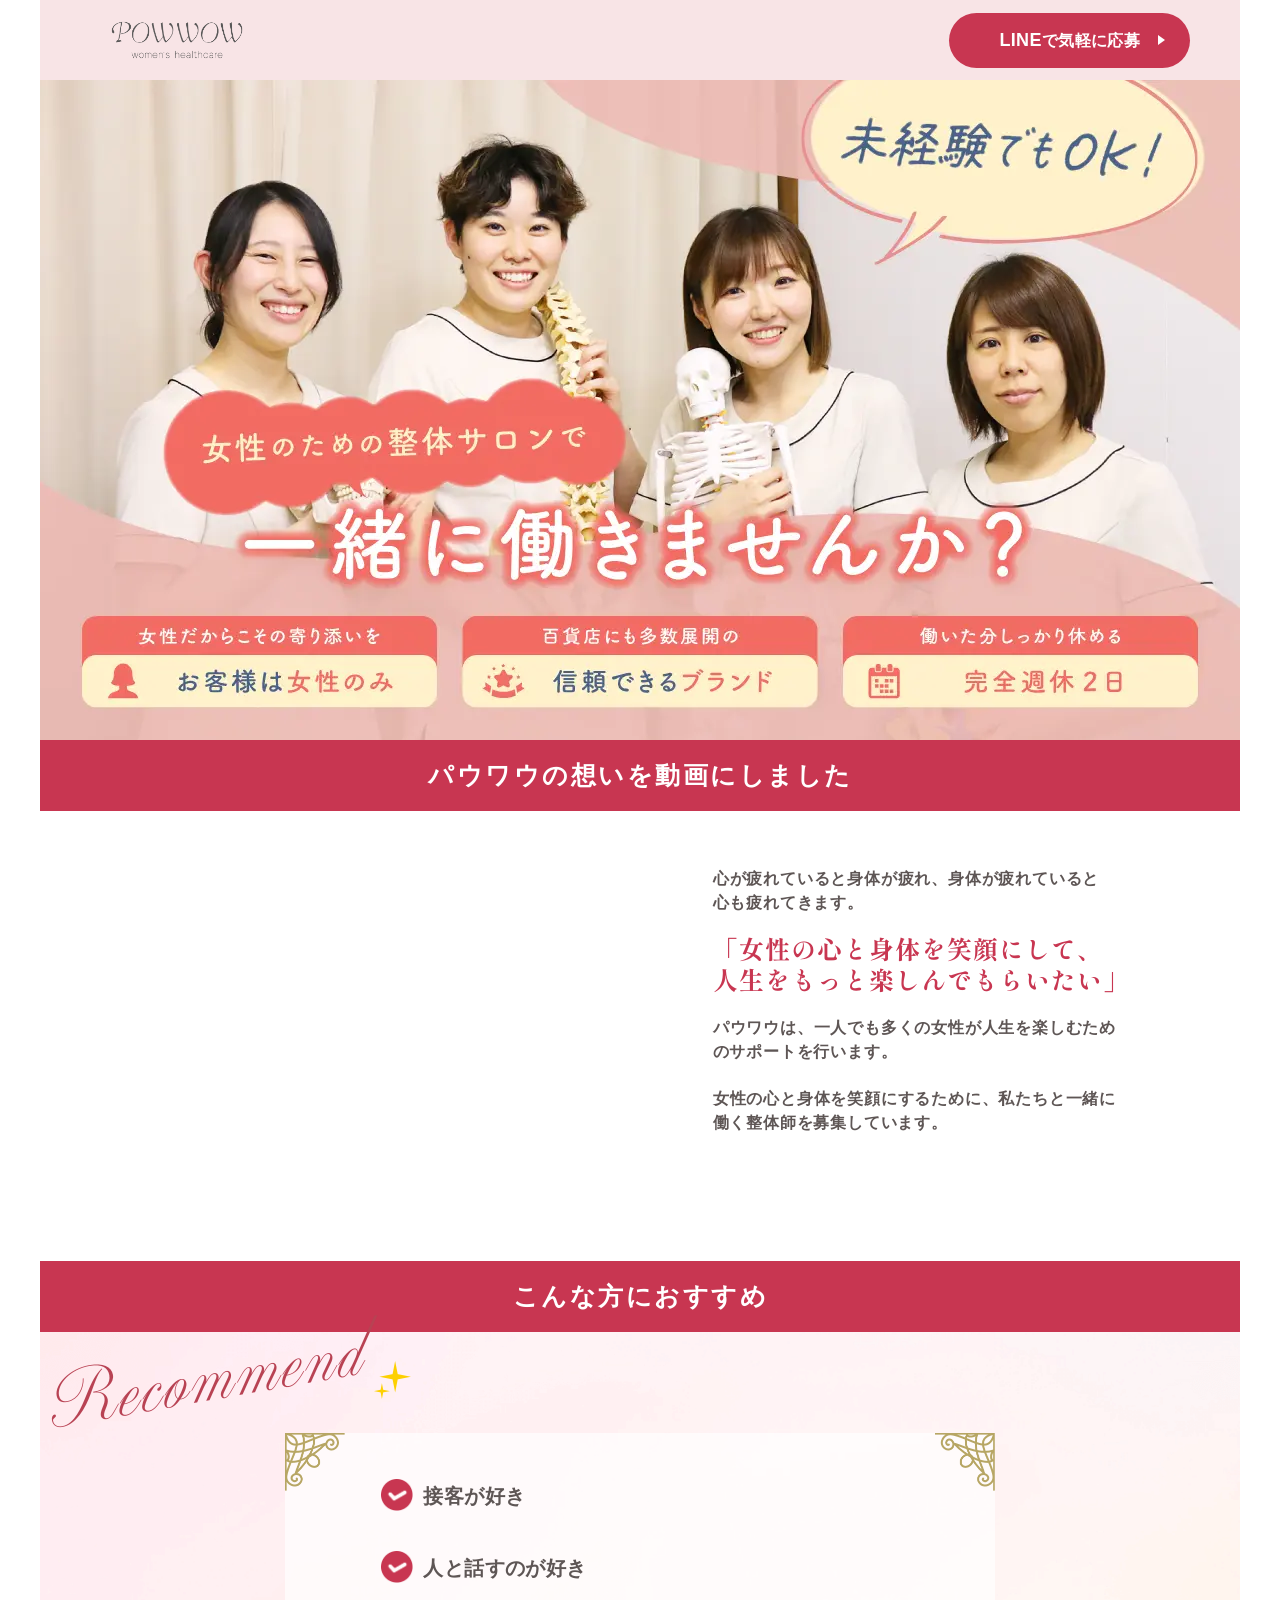
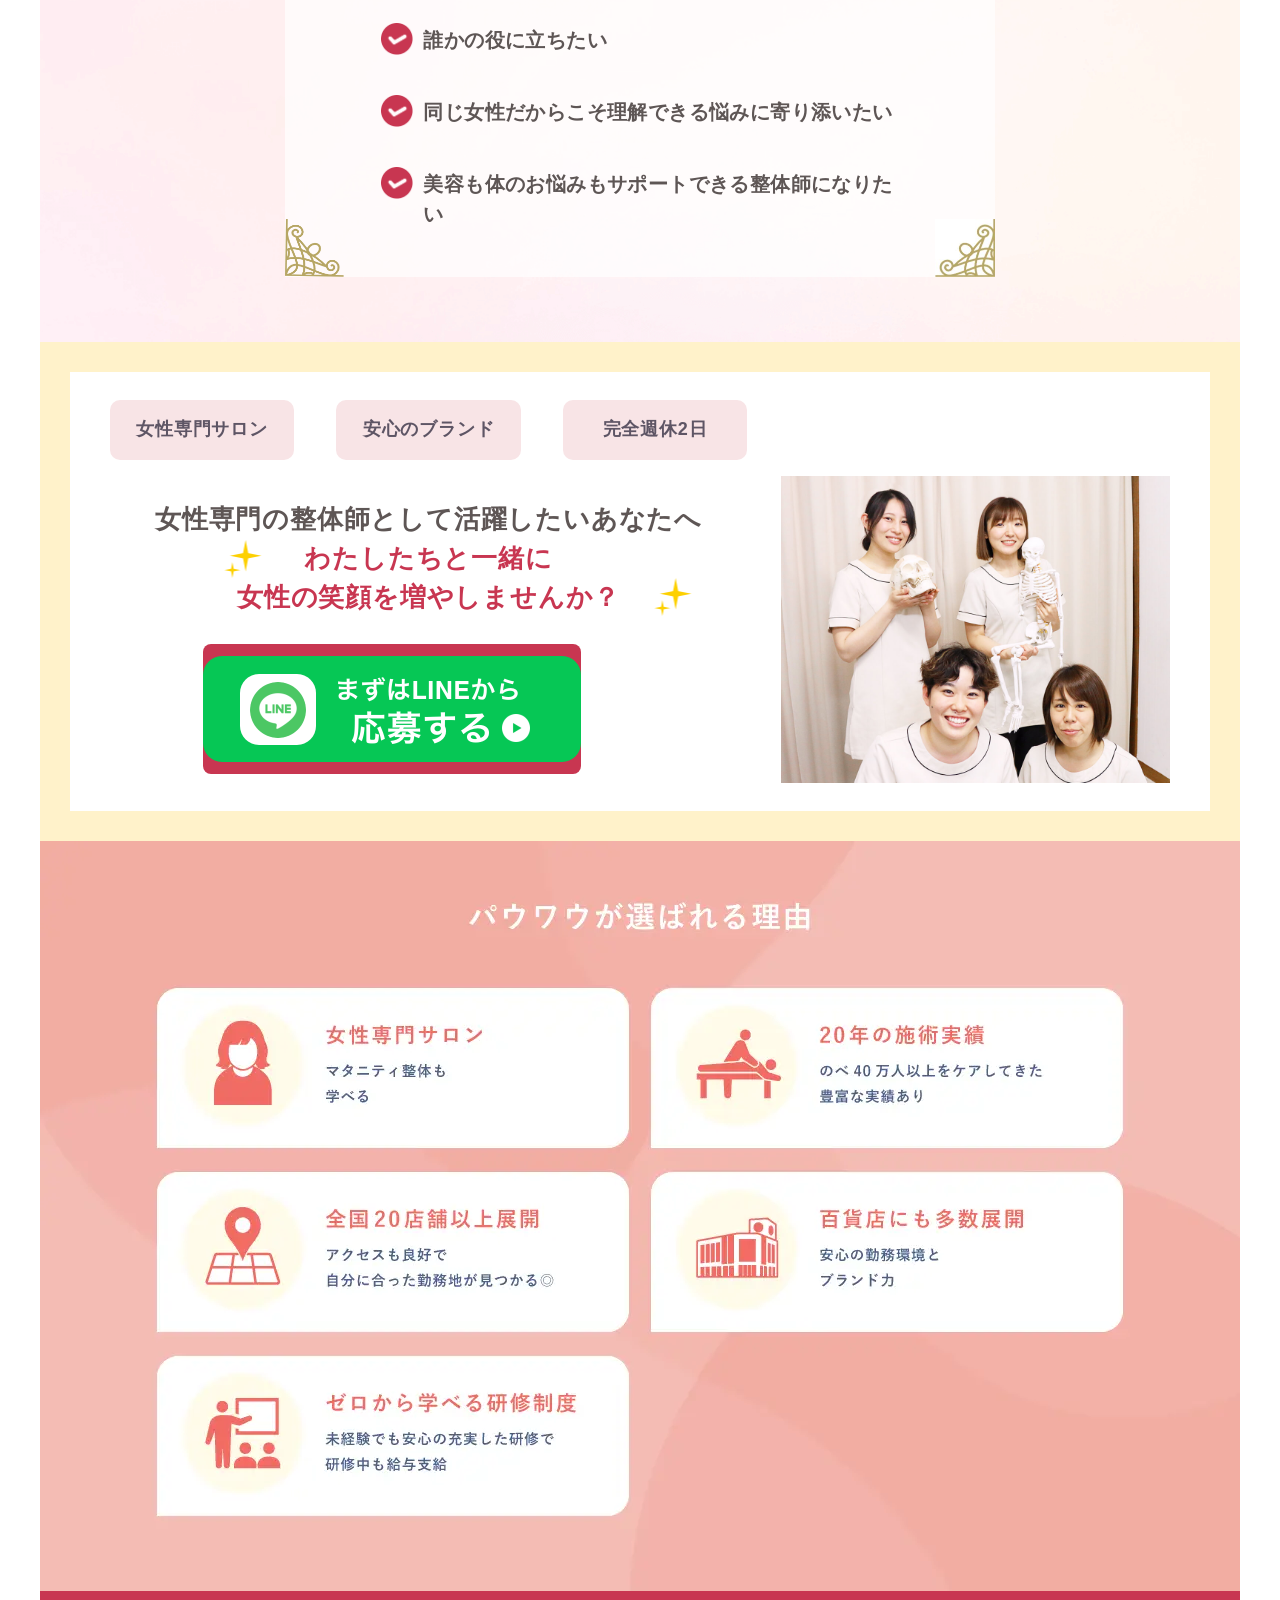
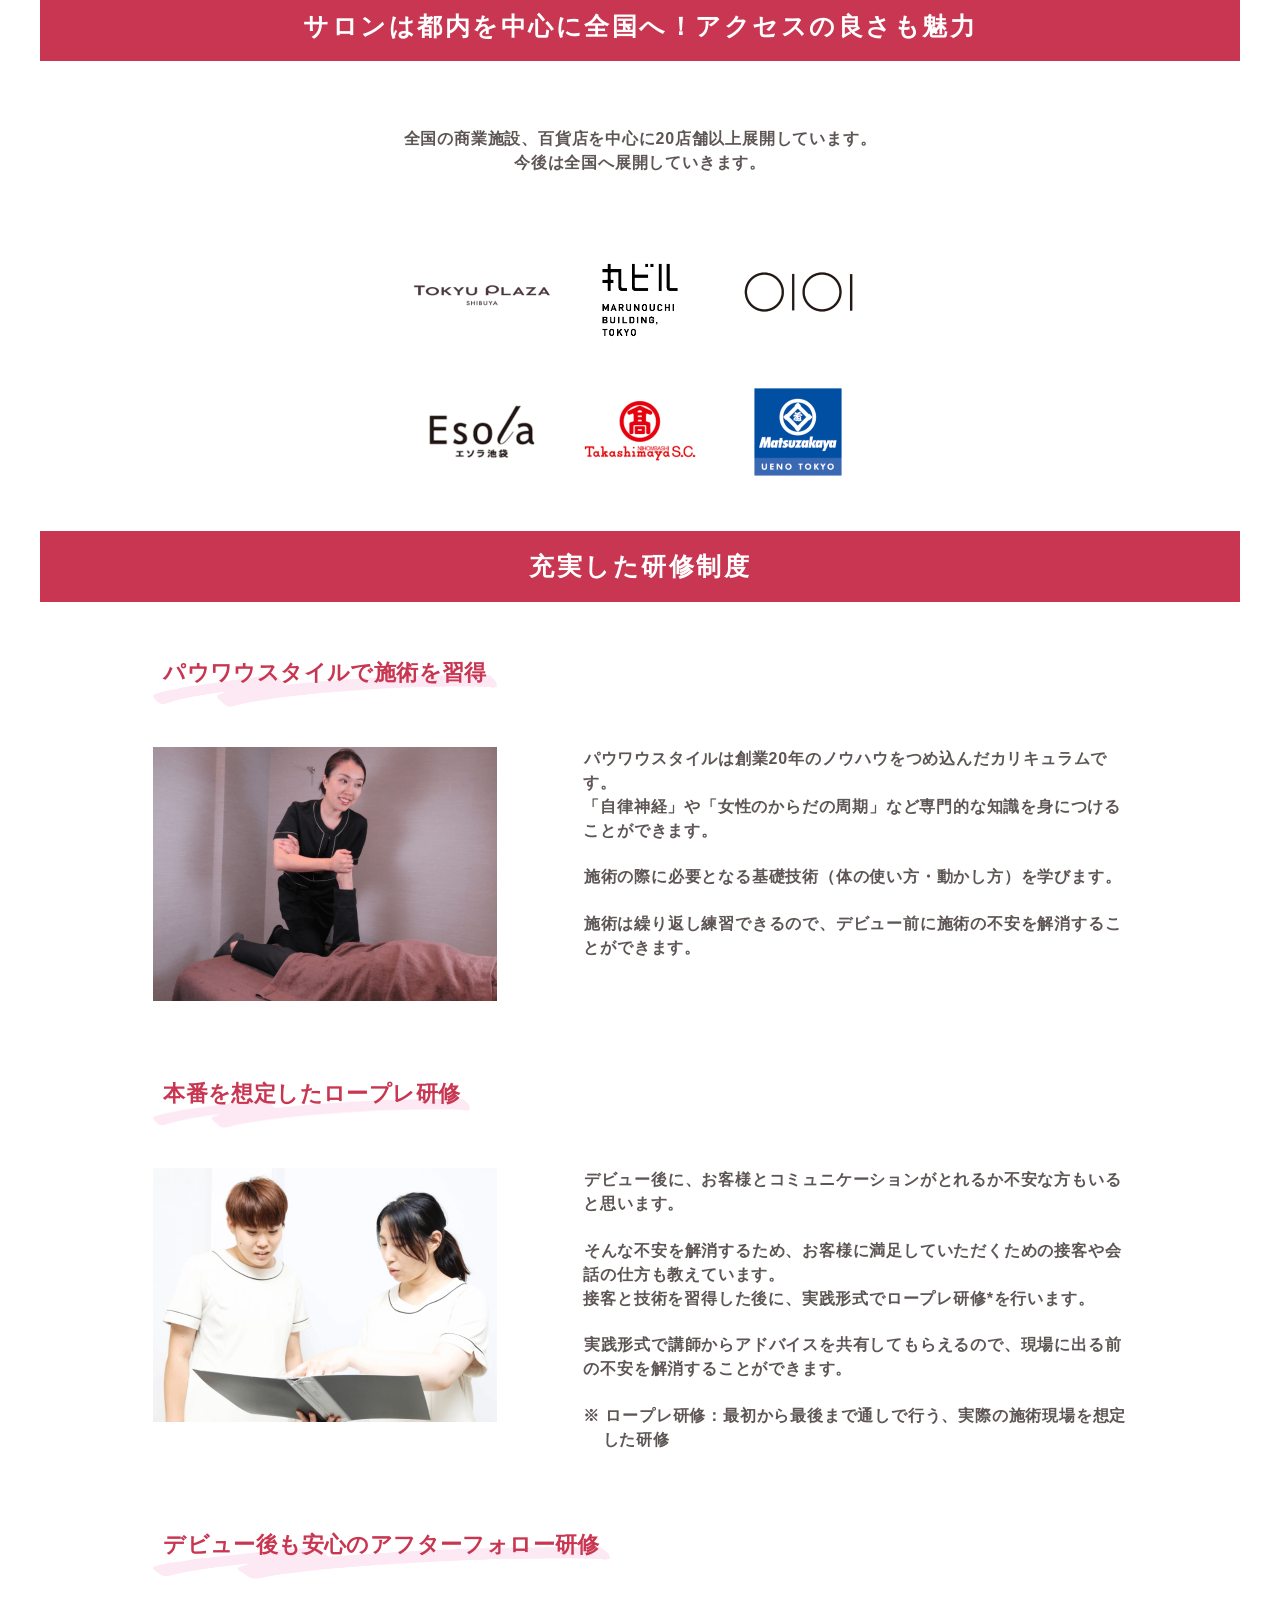
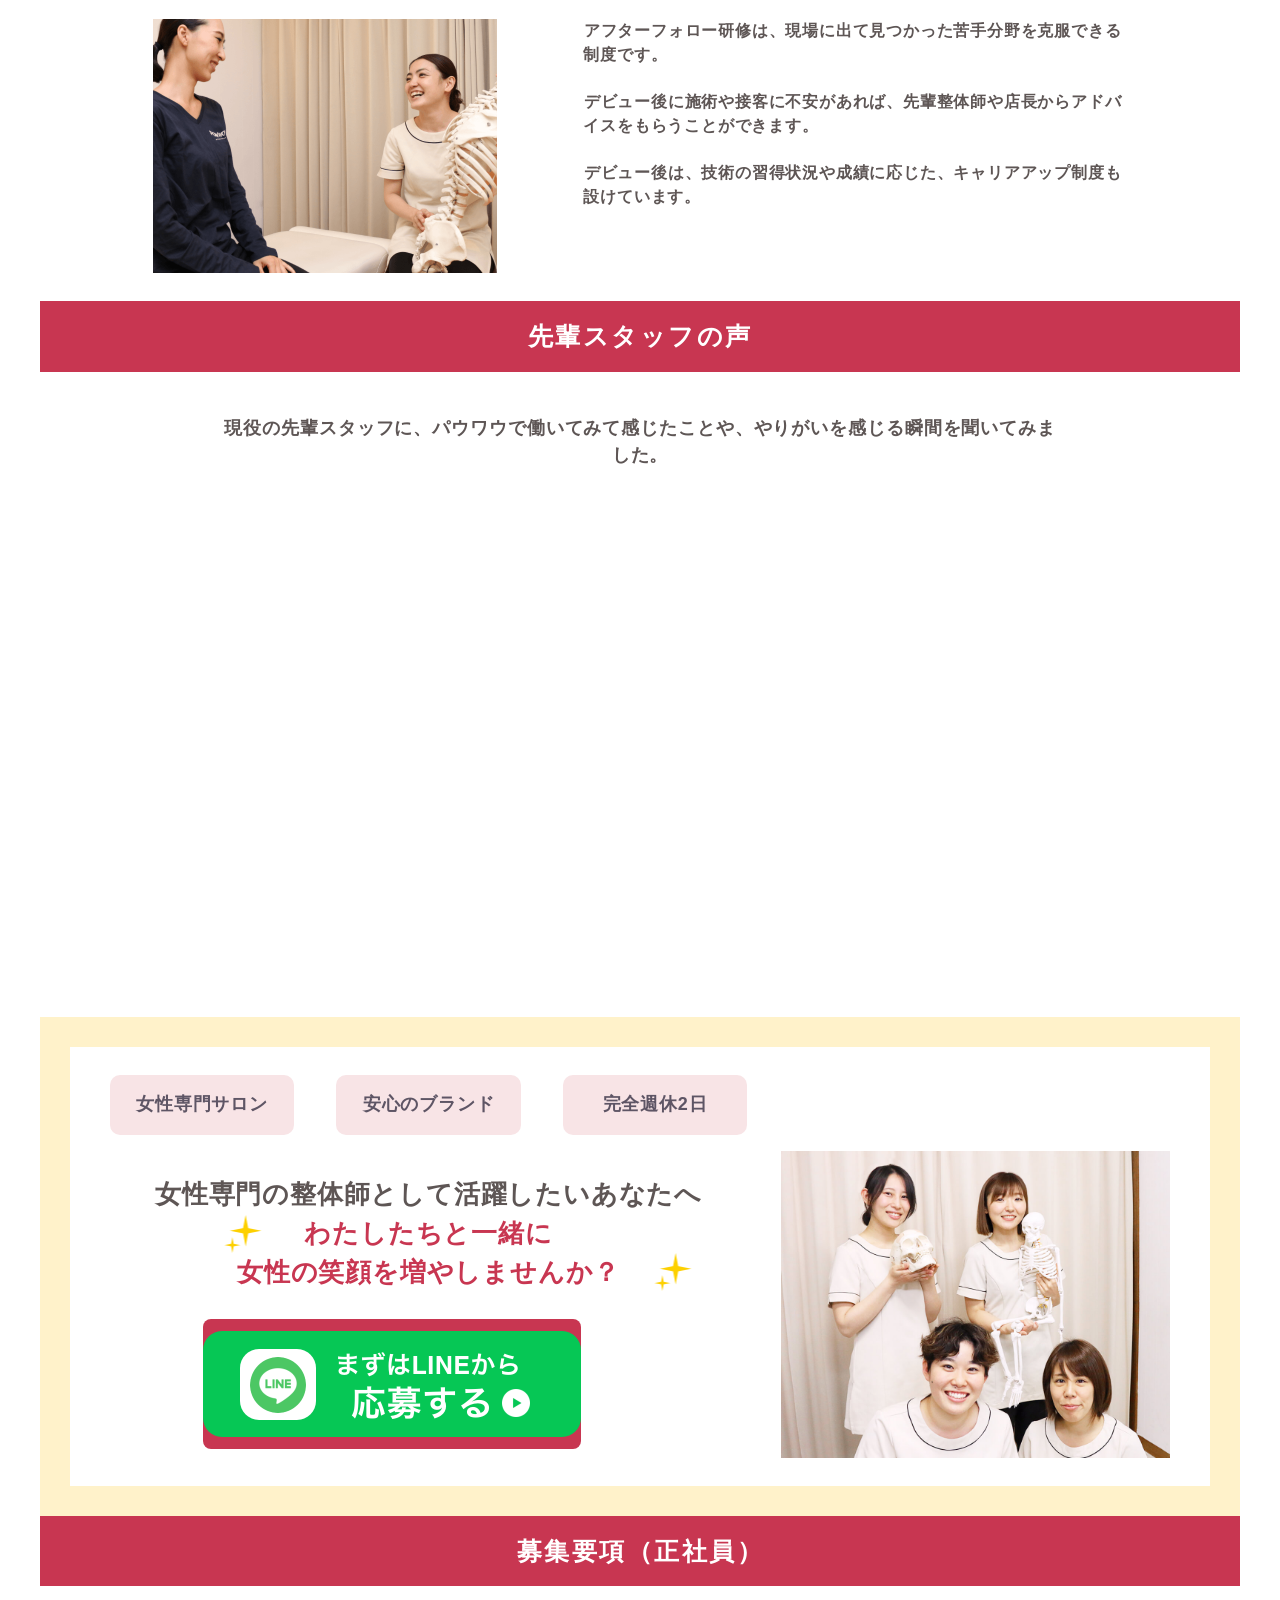
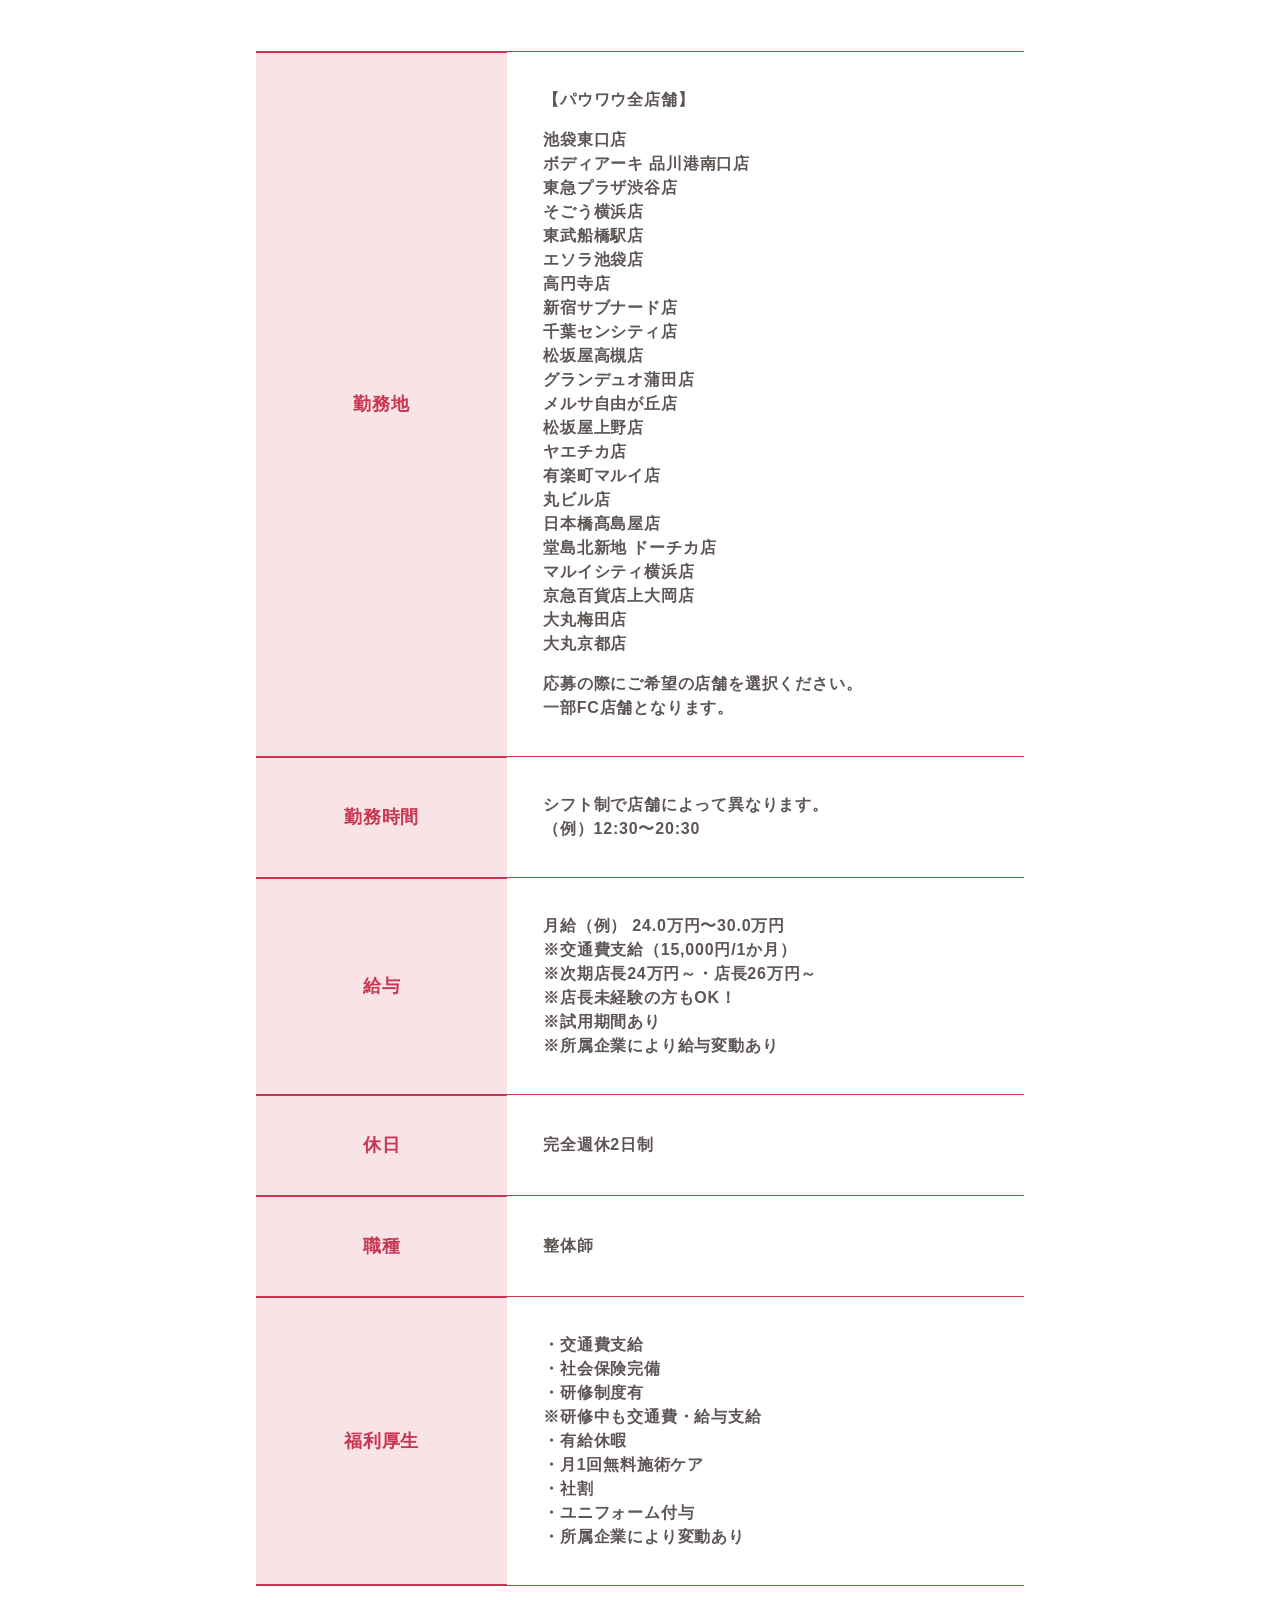
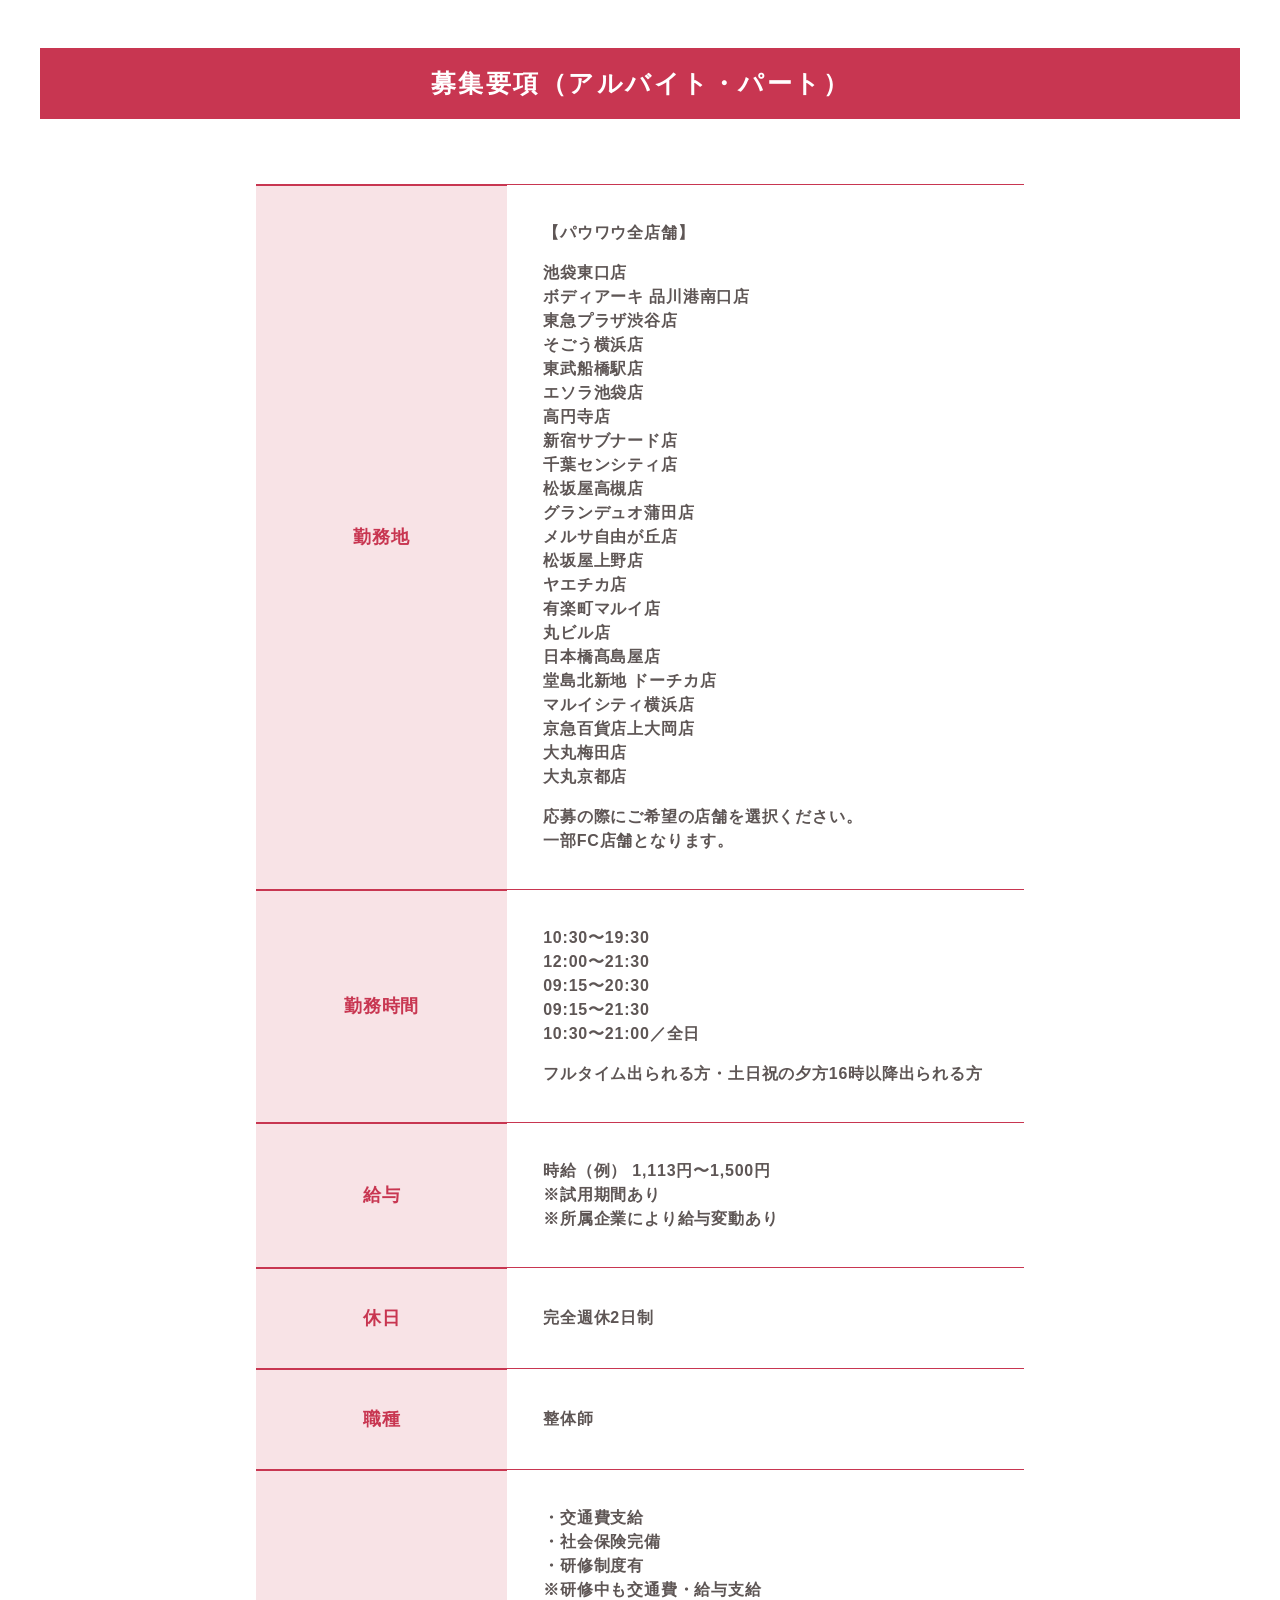
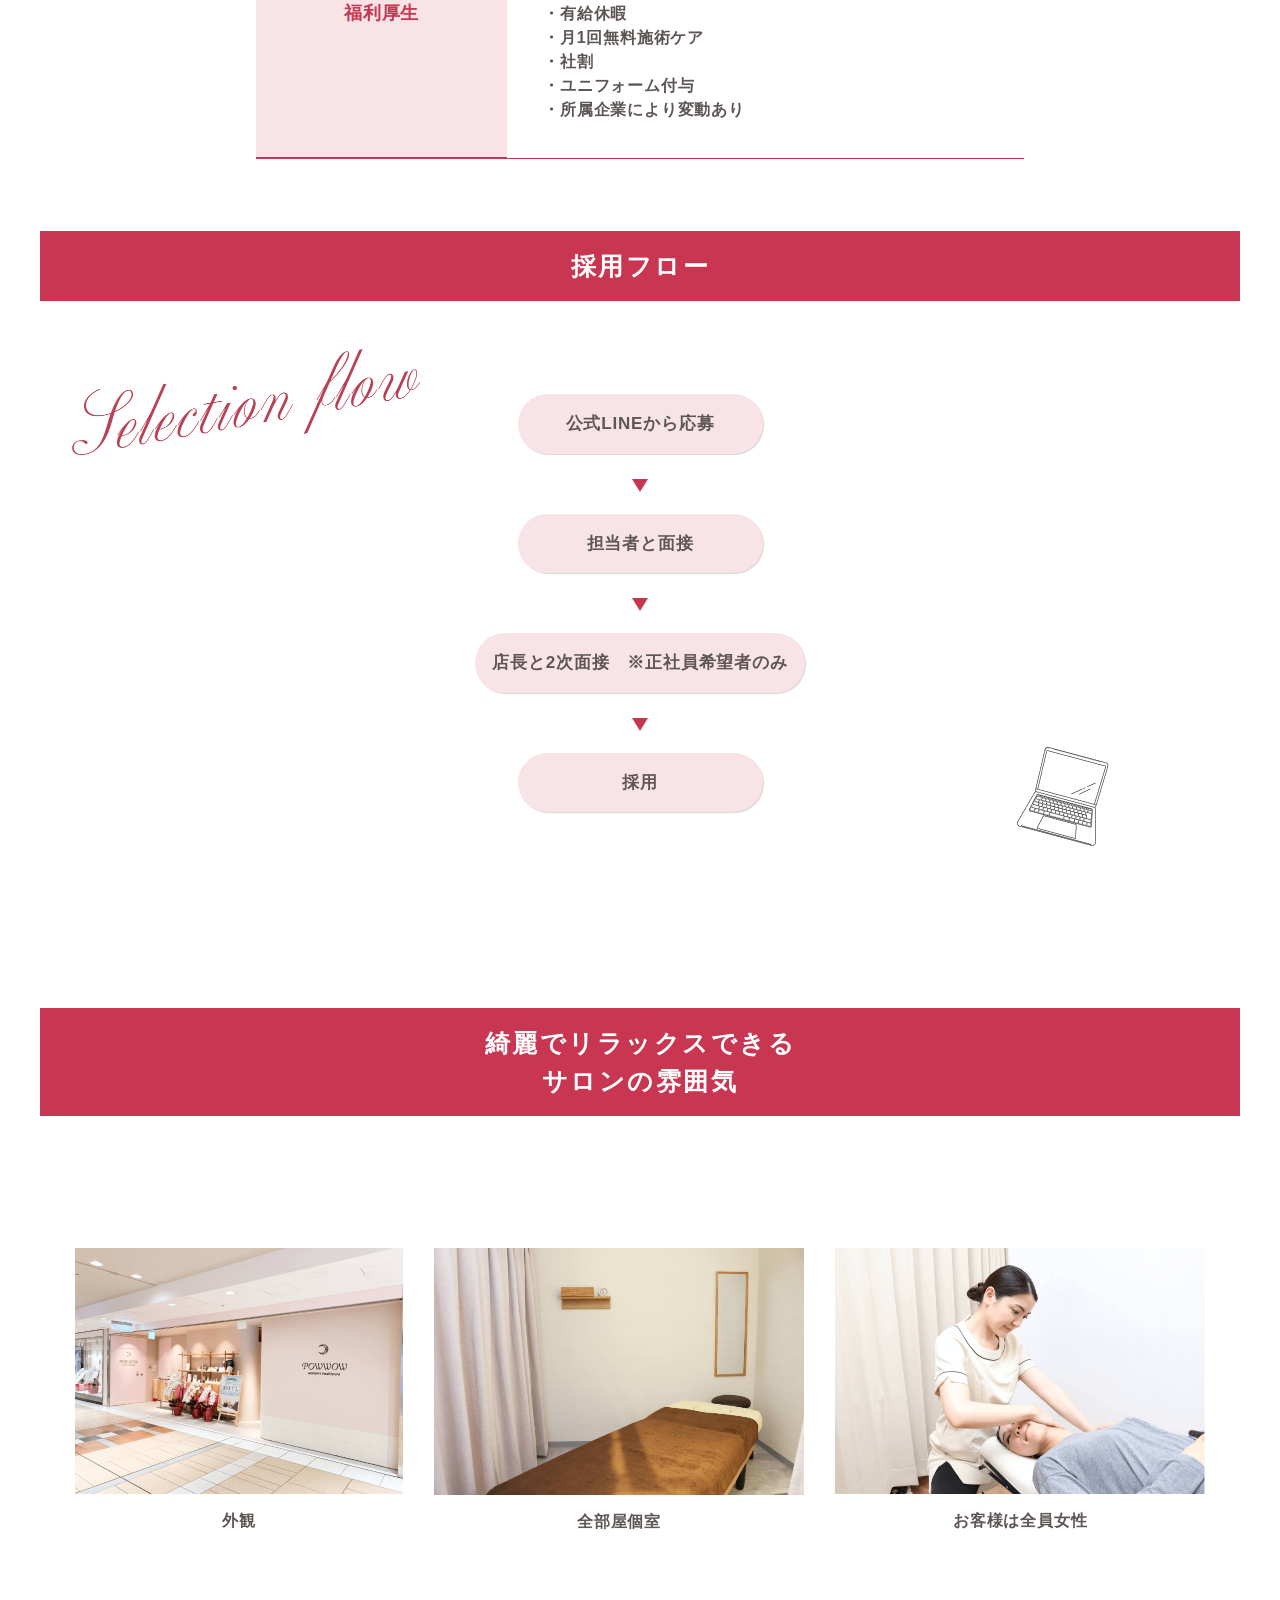
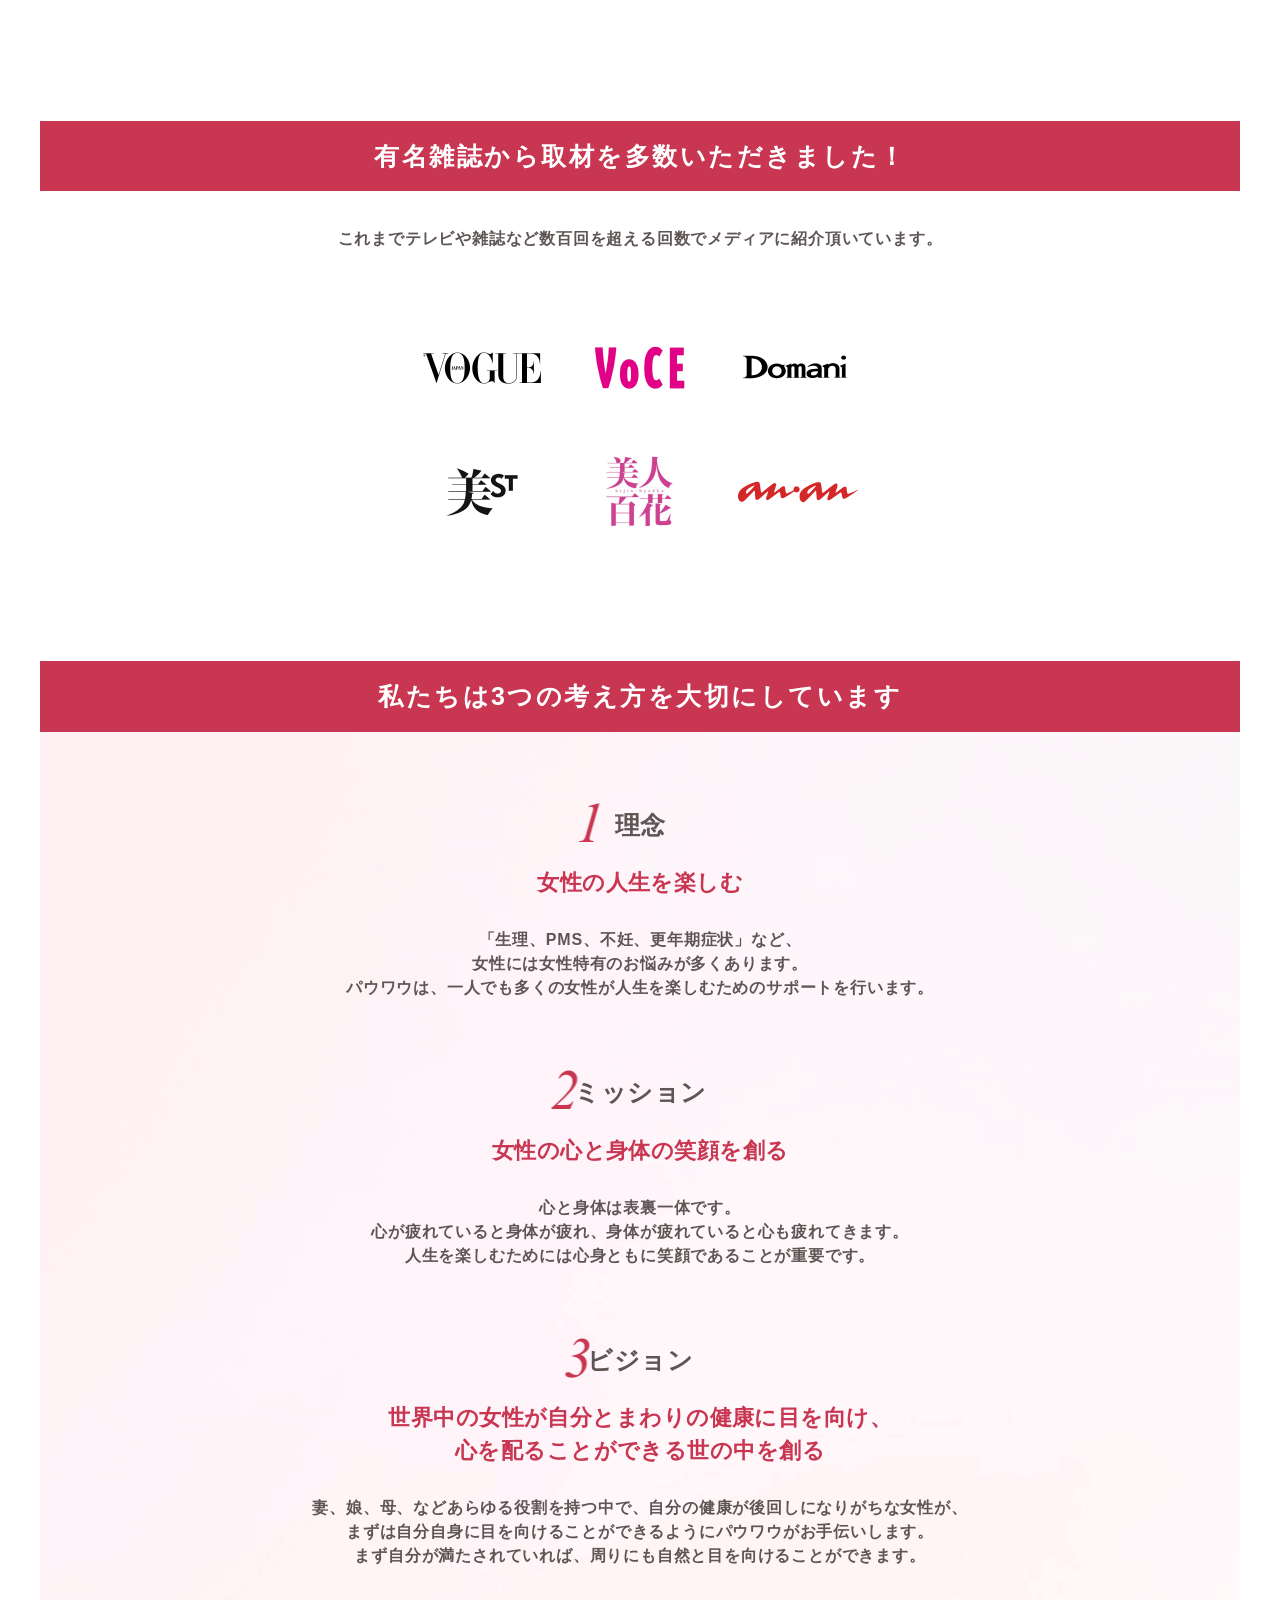
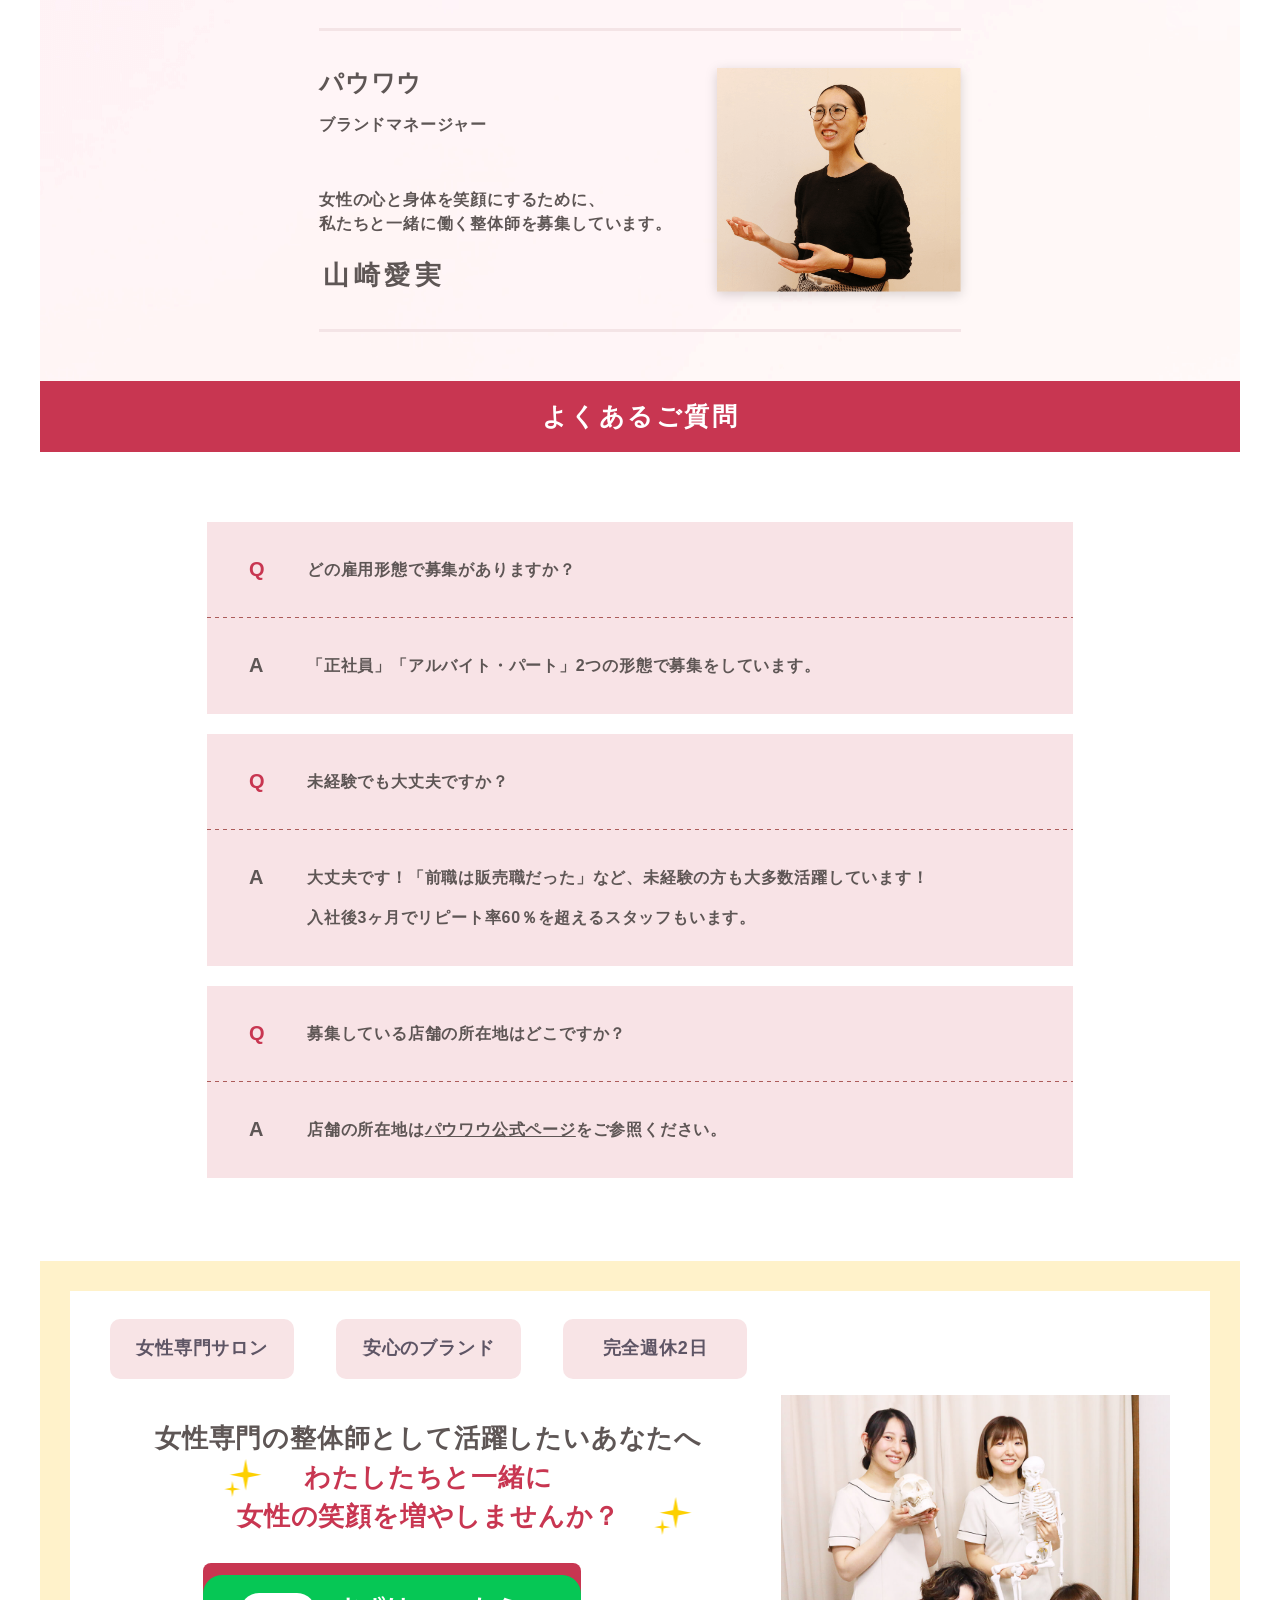
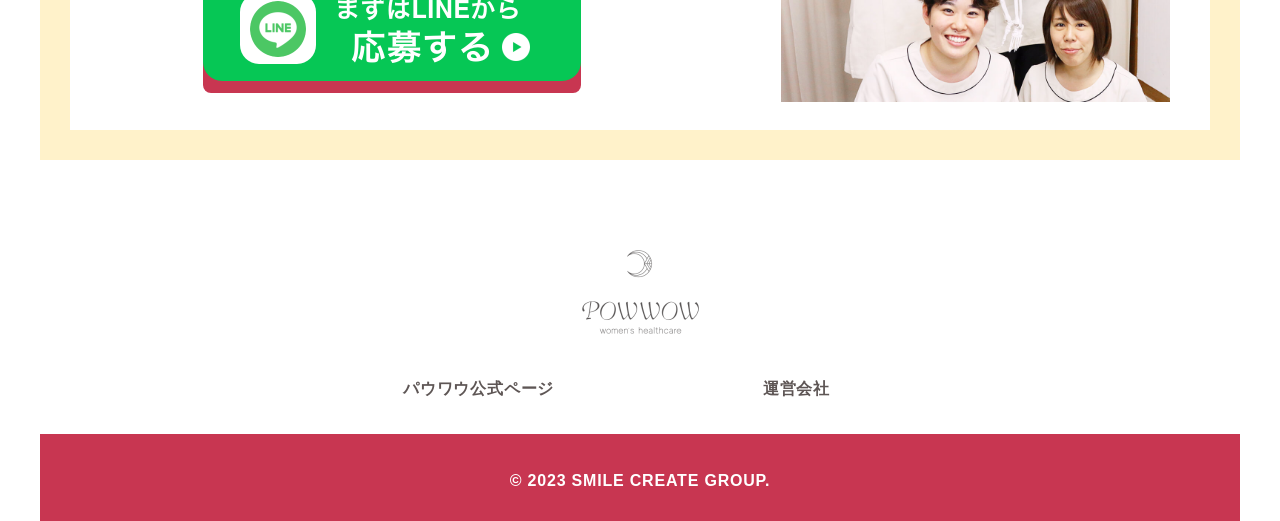
<file: bull/index.html>
<!DOCTYPE html>
<html lang="ja">
<head prefix="og: http://ogp.me/ns#">
  <meta charset="UTF-8">
  <meta http-equiv="X-UA-Compatible" content="IE=edge">
  <meta name="viewport" content="width=device-width, initial-scale=1.0">
  <title>女性のための整体サロンで一緒に働きませんか？ウィメンズヘルスケアサロン パウワウ</title>
  <meta name="description" content="ウィメンズヘルスケアサロンは、整体師が全員女性、駅近な店舗、百貨店にも多く出店し、女性が働きやすいサロンです。20年以上の歴史があり、充実した研修制度を受けることで、どんな方でも高い技術力を習得できます。気になる方は、LINEから簡単に応募できます。">

  <!-- ogp 共通設定 -->
  <meta property="og:title" content="女性のための整体サロンで一緒に働きませんか？ウィメンズヘルスケアサロン パウワウ">
  <meta property="og:type" content="website">
  <meta property="og:url" content="https://powwow-ginza.com/recruit/">
  <meta property="og:image" content="https://powwow-ginza.com/recruit/img/ogp.jpg?ver=20240515">
  <!-- 以下省略可能ですが、site_name, description, localeは載せたほうがいいです。 -->
  <meta property="og:site_name" content="女性のための整体サロンで一緒に働きませんか？ウィメンズヘルスケアサロン パウワウ">
  <meta property="og:description" content="ウィメンズヘルスケアサロンは、整体師が全員女性、駅近な店舗、百貨店にも多く出店し、女性が働きやすいサロンです。20年以上の歴史があり、充実した研修制度を受けることで、どんな方でも高い技術力を習得できます。気になる方は、LINEから簡単に応募できます。">
  <meta property="og:locale" content="ja_JP">
  <!-- <meta property="og:audio" content="音声ファイルのURL（絶対パス）">
  <meta property="og:video" content="動画ファイルのURL（絶対パス）"> -->
  <!-- / ogp 共通設定 -->

  <!-- ogp Twitterの設定 -->
  <meta name="twitter:card" content="summary_large_image">

  <!-- CSS -->
  <link rel="stylesheet" href="./style.css?ver=20240401">

  <!-- no index -->
  <meta name="robots" content="noindex">
  
  <!-- <link rel="shortcut icon" href="/img/share/favicon.ico"> -->
  <link rel="shortcut icon" href="./img/full-white.png">

  <!-- Meta Pixel Code -->
  <script>
    !function (f, b, e, v, n, t, s) {
      if (f.fbq) return; n = f.fbq = function () {
        n.callMethod ?
        n.callMethod.apply(n, arguments) : n.queue.push(arguments)
      };
      if (!f._fbq) f._fbq = n; n.push = n; n.loaded = !0; n.version = '2.0';
      n.queue = []; t = b.createElement(e); t.async = !0;
      t.src = v; s = b.getElementsByTagName(e)[0];
      s.parentNode.insertBefore(t, s)
    }(window, document, 'script',
      'https://connect.facebook.net/en_US/fbevents.js');
    fbq('init', '1946029592242777');
    fbq('track', 'PageView');
  </script>
  <noscript><img height="1" width="1" style="display:none"
      src="https://www.facebook.com/tr?id=1946029592242777&ev=PageView&noscript=1" /></noscript>
  <!-- End Meta Pixel Code -->
  
  <!-- Global site tag (gtag.js) - Google Analytics -->
  <script async src="https://www.googletagmanager.com/gtag/js?id=UA-22521619-1"></script>
  <script>
    window.dataLayer = window.dataLayer || [];
    function gtag() { dataLayer.push(arguments); }
    gtag('js', new Date());

    gtag('config', 'UA-22521619-1');
    gtag('config', 'G-22VE61VPCD');
  </script>
  
  <!-- Begin Mieruca Embed Code -->
  <script type="text/javascript" id="mierucajs">
    window.__fid = window.__fid || []; __fid.push([964865195]);
    (function () {
      function mieruca() { if (typeof window.__fjsld != "undefined") return; window.__fjsld = 1; var fjs = document.createElement('script'); fjs.type = 'text/javascript'; fjs.async = true; fjs.id = "fjssync"; var timestamp = new Date; fjs.src = ('https:' == document.location.protocol ? 'https' : 'http') + '://hm.mieru-ca.com/service/js/mieruca-hm.js?v=' + timestamp.getTime(); var x = document.getElementsByTagName('script')[0]; x.parentNode.insertBefore(fjs, x); };
      setTimeout(mieruca, 500); document.readyState != "complete" ? (window.attachEvent ? window.attachEvent("onload", mieruca) : window.addEventListener("load", mieruca, false)) : mieruca();
    })();
  </script>
  <!-- End Mieruca Embed Code -->
</head>
<body>
  <header class="l-header p-header">
    <div class="p-header__inner">
      <h1 class="p-header__logo">
        <a class="p-header__logo-link" href="#"><img src="img/logo-powwow.png" alt="POWWOW"></a>
      </h1>
      <a href="https://lin.ee/DGTeuzp" target="_blank" onclick="gtag('event', 'click', {'event_category': '採用', 'event_label': 'pcヘッダー'})" class="p-header__button">
        LINE<span class="-fzs">で気軽に応募</span>
      </a>
    </div>
  </header>
  <main>
    <div class="l-fv p-fv u-show__sp">
      <!-- <div>
        <picture>
          <source srcset="img/powwow-staff.webp" type="image/webp">
          <img src="img/powwow-staff.jpg" alt="ウィメンズヘルスケアリスト">
        </picture>
      </div> -->
      <figure>
        <picture>
          <source srcset="img/fv-sp.webp" type="image/webp">
          <img src="img/fv-sp.png" alt="整体未経験の私でも活躍できる整体師になれました！">
        </picture>
      </figure>
    </div>
    <div class="u-show__pc p-fv__pc">
      <picture>
        <source srcset="img/fv-pc.webp" type="image/webp">
        <img src="img/fv-pc.png" alt="整体未経験の私でも活躍できる整体師になれました！">
      </picture>
    </div>
    <section class="l-sec01">
      <h2 class="p-title">パウワウの想いを動画にしました</h2>
      <div class="l-container p-sec01__inner">
        <div class="p-yt__wrap">
          <div class="p-youtube">
            <!-- <iframe width="560" height="315" src="https://www.youtube.com/embed/O-9KA4zcvuU" title="YouTube video player" allow="accelerometer; autoplay; clipboard-write; encrypted-media; gyroscope; picture-in-picture; web-share" allowfullscreen></iframe> -->
            <iframe width="560" height="315" src="https://www.youtube.com/embed/V2hus1hBPOU?si=sSGWF2wQg_umCm_D"
              title="YouTube video player" frameborder="0"
              allow="accelerometer; autoplay; clipboard-write; encrypted-media; gyroscope; picture-in-picture; web-share"
              referrerpolicy="strict-origin-when-cross-origin" allowfullscreen>
            </iframe>
          </div>
        </div>
        <div class="p-sec01__textWrap">
          <p class="p-text">心が疲れていると身体が疲れ、身体が疲れていると<br class="u-show__pc">心も疲れてきます。</p>
          <p class="p-sec01__textImg">
            <img src="img/sec01-text01.png" alt="「女性の心と体を笑顔にして、人生をもっと楽しんでもらいたい」">
          </p>
          <p class="p-text">パウワウは、一人でも多くの女性が人生を楽しむためのサポートを行います。</p>
          <p class="p-text -mb0">女性の心と身体を笑顔にするために、私たちと一緒に働く整体師を募集しています。</p>
        </div>
      </div>
      <!-- <div class="p-sec01__bg">
        <div class="p-sec01__bg-inner">
          <div class="l-container">
            <div class="p-ribbon_wrap">
              <h2 class="p-title__ribbon">パウワウが選ばれる理由</h2>
            </div>
            <ul class="p-sec01__list">
              <li>
                <img src="img/sec01-img01.png" alt="女性のアイコン">
                <h3>お客さまは<br>全員女性</h3>
              </li>
              <li>
                <img src="img/sec01-img02.png" alt="研修のアイコン">
                <h3>独自の<br>研修制度</h3>
              </li>
              <li>
                <img src="img/sec01-img03.png" alt="階段を登るアイコン">
                <h3>キャリアアップ<br>制度</h3>
              </li>
            </ul>
          </div>
          <img src="img/sec01-bg-img03.png" alt="OKマークを作る笑顔の女性" class="sec01-bg__img">
        </div>
      </div> -->
    </section>
    <section class="p-sec04">
      <h2 class="p-title">こんな方におすすめ</h2>
      <div class="p-sec04__eng-wrap">
        <img src="img/sec04-eng.png" alt="Recommend" class="p-sec04__eng">
      </div>
      <div class="l-container">
        <div class="p-sec04__content">
          <ul class="p-sec04__list">
            <li class="p-sec04__item">接客が好き</li>
            <li class="p-sec04__item">人と話すのが好き</li>
            <li class="p-sec04__item">誰かの役に立ちたい</li>
            <li class="p-sec04__item">同じ女性だからこそ<br class="u-show__sp">理解できる悩みに寄り添いたい</li>
            <li class="p-sec04__item">美容も体のお悩みも<br class="u-show__sp">サポートできる整体師になりたい</li>
          </ul>
          <!-- <div class="p-sec04__imgWrap">
                <img src="img/sec04-img01.png" alt="笑顔でOKマークを出す女性のイラスト" class="p-sec04__img">
              </div> -->
        </div>
      </div>
    </section>
    <section class="p-line">
      <div class="p-line__inner">
        <ul class="p-line__list u-show__tab">
          <li class="p-line__item">女性専門</li>
          <li class="p-line__item">安心のブランド</li>
          <li class="p-line__item">完全週休2日</li>
        </ul>
        <div class="p-line__inner -tab">
          <div class="p-line__left">
            <ul class="p-line__list u-show__notTab">
              <li class="p-line__item">女性専門サロン</li>
              <li class="p-line__item">安心のブランド</li>
              <li class="p-line__item">完全週休2日</li>
            </ul>
            <p class="p-line__text">女性専門の整体師として<br class="u-show__sp">活躍したいあなたへ</p>
            <h2 class="p-line__title">わたしたちと一緒に<br>女性の笑顔を増やしませんか？</h2>
            <div class="p-line__buttonWrap">
              <!-- <img src="img/line-img01-sp.png" alt="笑顔の女性のイラスト" class="p-line__button-img u-show__sp">
                  <img src="img/line-img01-pc.png" alt="笑顔の女性のイラスト" class="p-line__button-img u-show__pc"> -->
              <a href="https://lin.ee/DGTeuzp" target="_blank"
                onclick="gtag('event', 'click', {'event_category': '採用', 'event_label': 'エリア1'})" class="p-line__button">
                <img src="img/line-button-sp.png" alt="まずはLINEから応募する" class="u-show__sp">
                <img src="img/line-button-pc.png" alt="まずはLINEから応募する" class="u-show__pc">
              </a>
            </div>
          </div>
          <img src="img/powwow-staff.jpg" alt="ウィメンズヘルスケアリスト" class="p-line__img">
        </div>
      </div>
    </section>
    <section>
      <div class="u-show__sp">
        <picture>
          <source srcset="img/powwow-reason-sp.webp?ver=2" type="image/webp">
          <img src="img/powwow-reason-sp.png?ver=2" alt="パウワウが選ばれる理由">
        </picture>
      </div>
      <div class="u-show__pc">
        <picture>
          <source srcset="img/powwow-reason-pc.webp?ver=2" type="image/webp">
          <img src="img/powwow-reason-pc.png?ver=2" alt="パウワウが選ばれる理由">
        </picture>
      </div>
    </section>
    <section class="p-sec10">
      <h2 class="p-title">サロンは都内を中心に全国へ！<br class="u-show__sp">アクセスの良さも魅力</h2>
      <div class="l-container">
        <p class="p-sec10__text">全国の商業施設、百貨店を中心に20店舗以上展開しています。<br>今後は全国へ展開していきます。</p>
        <ul class="p-sec10__list">
          <li class="p-sec10__item">
            <img src="img/sec10-img01.png" alt="TOKYU PLAZA">
          </li>
          <li class="p-sec10__item">
            <img src="img/logo-marubiru.png" alt="丸ビル">
          </li>
          <li class="p-sec10__item">
            <img src="img/sec10-img03.png" alt="マルイ">
          </li>
          <li class="p-sec10__item">
            <img src="img/sec10-img04.png" alt="Esola">
          </li>
          <li class="p-sec10__item">
            <img src="img/sec10-img05.png" alt="Takashimaya S.C.">
          </li>
          <li class="p-sec10__item">
            <img src="img/sec10-img06.png" alt="Matsuzakaya">
          </li>
        </ul>
      </div>
    </section>
    <section class="p-sec02">
      <h2 class="p-title p-sec02__title">充実した研修制度</h2>
      <div class="l-container p-sec02__inner">
        <ul class="p-sec02__list">
          <li class="p-sec02__item">
            <h3><span>パウワウスタイルで施術を習得</span></h3>
            <div class="p-sec02__item__flex">
              <img src="img/sec02-img01.png" alt="施術中の女性の写真" class="p-sec02__img">
              <div class="p-sec02__textWrap">
                <p class="p-text">パウワウスタイルは創業20年のノウハウをつめ込んだカリキュラムです。<br>「自律神経」や「女性のからだの周期」など専門的な知識を身につけることができます。</p>
                <p class="p-text">施術の際に必要となる基礎技術（体の使い方・動かし方）を学びます。</p>
                <p class="p-text -mb0">施術は繰り返し練習できるので、デビュー前に施術の不安を解消することができます。</p>
              </div>
            </div>
          </li>
          <li class="p-sec02__item">
            <h3><span>本番を想定したロープレ研修</span></h3>
            <div class="p-sec02__item__flex">
              <img src="img/sec02-img02.png" alt="研修中の２名の写真" class="p-sec02__img">
              <div class="p-sec02__textWrap">
                <p class="p-text">デビュー後に、お客様とコミュニケーションがとれるか不安な方もいると思います。</p>
                <p class="p-text">そんな不安を解消するため、お客様に満足していただくための接客や会話の仕方も教えています。<br>接客と技術を習得した後に、実践形式でロープレ研修*を行います。</p>
                <p class="p-text">実践形式で講師からアドバイスを共有してもらえるので、現場に出る前の不安を解消することができます。</p>
                <p class="p-sec02__note">※ ロープレ研修：最初から最後まで通しで行う、実際の施術現場を想定した研修</p>
              </div>
            </div>
          </li>
          <li class="p-sec02__item">
            <h3 class="p-sec02__item-title02"><span>デビュー後も安心の<br class="u-show__sp">アフターフォロー研修</span></h3>
            <div class="p-sec02__item__flex">
              <img src="img/sec02-img03.png" alt="アフターフォロー研修中の２名の写真" class="p-sec02__img">
              <div class="p-sec02__textWrap">
                <p class="p-text">アフターフォロー研修は、現場に出て見つかった苦手分野を克服できる制度です。</p>
                <p class="p-text">デビュー後に施術や接客に不安があれば、先輩整体師や店長からアドバイスをもらうことができます。</p>
                <p class="p-text -mb0">デビュー後は、技術の習得状況や成績に応じた、キャリアアップ制度も設けています。</p>
                <!-- <div class="p-sec02__img02Wrap">
                  <img src="img/sec02-img04.png" alt="研修制度が充実してて安心" class="u-show__pc p-sec02__img02">
                </div> -->
              </div>
            </div>
          </li>
        </ul>
      </div>
    </section>
    <section class="p-sec03">
      <h2 class="p-title">先輩スタッフの声</h2>
      <div class="l-container p-sec03__inner">
        <!-- <ul class="p-sec03__list">
          <li class="p-sec03__item">
            <h3>パウワウの理念に<br class="u-show__sp">共感できる</h3>
            <img src="img/sec03-img01.png" alt="9/10点">
          </li>
          <li class="p-sec03__item">
            <h3>パウワウの仕事は<br class="u-show__sp">やりがいがある</h3>
            <img src="img/sec03-img01.png" alt="9/10点">
          </li>
          <li class="p-sec03__item">
            <h3>成長を感じる<br class="u-show__sp">機会がある</h3>
            <img src="img/sec03-img02.png" alt="8/10点">
          </li>
          <li class="p-sec03__item">
            <h3>困ったときは<br class="u-show__sp">アドバイスをもらえる</h3>
            <img src="img/sec03-img01.png" alt="9/10点">
          </li>
        </ul>
        <p class="p-sec03__note">※ 調査時期：2022年3月</p> -->
        <p class="p-text p-sec03__text">現役の先輩スタッフに、<br class="u-show__sp">パウワウで働いてみて感じたことや、<br class="u-show__sp">やりがいを感じる瞬間を聞いてみました。</p>
        <figure class="p-youtube">
          <iframe width="560" height="315" src="https://www.youtube.com/embed/O-9KA4zcvuU?si=7CCPUKRu2RCyOLG3"
          title="YouTube video player" frameborder="0"
          allow="accelerometer; autoplay; clipboard-write; encrypted-media; gyroscope; picture-in-picture; web-share"
          referrerpolicy="strict-origin-when-cross-origin" allowfullscreen></iframe>
        </figure>
      </div>
    </section>
    <section class="p-line">
      <div class="p-line__inner">
        <ul class="p-line__list u-show__tab">
          <li class="p-line__item">女性専門サロン</li>
          <li class="p-line__item">安心の</li>
          <li class="p-line__item">完全週休2日</li>
        </ul>
        <div class="p-line__inner -tab">
          <div class="p-line__left">
            <ul class="p-line__list u-show__notTab">
              <li class="p-line__item">女性専門サロン</li>
              <li class="p-line__item">安心のブランド</li>
              <li class="p-line__item">完全週休2日</li>
            </ul>
            <p class="p-line__text">女性専門の整体師として<br class="u-show__sp">活躍したいあなたへ</p>
            <h2 class="p-line__title">わたしたちと一緒に<br>女性の笑顔を増やしませんか？</h2>
            <div class="p-line__buttonWrap">
              <!-- <img src="img/line-img01-sp.png" alt="笑顔の女性のイラスト" class="p-line__button-img u-show__sp">
                  <img src="img/line-img01-pc.png" alt="笑顔の女性のイラスト" class="p-line__button-img u-show__pc"> -->
              <a href="https://lin.ee/DGTeuzp" target="_blank"
                onclick="gtag('event', 'click', {'event_category': '採用', 'event_label': 'エリア2'})" class="p-line__button">
                <img src="img/line-button-sp.png" alt="まずはLINEから応募する" class="u-show__sp">
                <img src="img/line-button-pc.png" alt="まずはLINEから応募する" class="u-show__pc">
              </a>
            </div>
          </div>
          <img src="img/powwow-staff.jpg" alt="ウィメンズヘルスケアリスト" class="p-line__img">
        </div>
      </div>
    </section>
    <section class="p-sec05">
      <h2 class="p-title">募集要項（正社員）</h2>
        <dl class="p-description__list">
          <dt class="p-description__title">勤務地</dt>
          <dd class="p-description__item">
            <ul>
              <li>【パウワウ全店舗】</li>
              <li class="p-description__note">池袋東口店</li>
              <li>ボディアーキ 品川港南口店</li>
              <li>東急プラザ渋谷店</li>
              <li>そごう横浜店</li>
              <li>東武船橋駅店</li>
              <li>エソラ池袋店</li>
              <li>高円寺店</li>
              <li>新宿サブナード店</li>
              <li>千葉センシティ店</li>
              <li>松坂屋高槻店</li>
              <li>グランデュオ蒲田店</li>
              <li>メルサ自由が丘店</li>
              <li>松坂屋上野店</li>
              <li>ヤエチカ店</li>
              <li>有楽町マルイ店</li>
              <li>丸ビル店</li>
              <li>日本橋髙島屋店</li>
              <li>堂島北新地 ドーチカ店</li>
              <li>マルイシティ横浜店</li>
              <li>京急百貨店上大岡店</li>
              <li>大丸梅田店</li>
              <li>大丸京都店</li>
            </ul>
            <p class="p-description__note">応募の際にご希望の店舗を選択ください。</p>
            <p>一部FC店舗となります。</p>
          </dd>
          <dt class="p-description__title">勤務時間</dt>
          <dd class="p-description__item">
            <p>シフト制で店舗によって異なります。<br>（例）12:30〜20:30</p>
          </dd>
          <dt class="p-description__title">給与</dt>
          <dd class="p-description__item">
            <p>月給（例） 24.0万円〜30.0万円</p>
            <ul>
              <li class="u-indent">※交通費支給（15,000円/1か月）</li>
              <li class="u-indent">※次期店長24万円～・店長26万円～</li>
              <li class="u-indent">※店長未経験の方もOK！</li>
              <li class="u-indent">※試用期間あり</li>
              <li class="u-indent">※所属企業により給与変動あり</li>
            </ul>
          </dd>
          <dt class="p-description__title">休日</dt>
          <dd class="p-description__item -center">
            <p>完全週休2日制</p>
          </dd>
          <dt class="p-description__title">職種</dt>
          <dd class="p-description__item -center">
            <p>整体師</p>
          </dd>
          <dt class="p-description__title">福利厚生</dt>
          <dd class="p-description__item">
            <ul>
              <li class="u-indent">・交通費支給</li>
              <li class="u-indent">・社会保険完備</li>
              <li>
                <p class="u-indent">・研修制度有</p>
                <p class="u-indent">※研修中も交通費・給与支給</p>
              </li>
              <li class="u-indent">・有給休暇</li>
              <li class="u-indent">・月1回無料施術ケア</li>
              <li class="u-indent">・社割</li>
              <li class="u-indent">・ユニフォーム付与</li>
              <li class="u-indent">・所属企業により変動あり</li>
            </ul>
          </dd>
        </dl>
    </section>
    <section class="p-sec06">
      <h2 class="p-title">募集要項（アルバイト・パート）</h2>
        <dl class="p-description__list">
          <dt class="p-description__title">勤務地</dt>
          <dd class="p-description__item">
            <ul>
              <li>【パウワウ全店舗】</li>
              <li class="p-description__note">池袋東口店</li>
              <li>ボディアーキ 品川港南口店</li>
              <li>東急プラザ渋谷店</li>
              <li>そごう横浜店</li>
              <li>東武船橋駅店</li>
              <li>エソラ池袋店</li>
              <li>高円寺店</li>
              <li>新宿サブナード店</li>
              <li>千葉センシティ店</li>
              <li>松坂屋高槻店</li>
              <li>グランデュオ蒲田店</li>
              <li>メルサ自由が丘店</li>
              <li>松坂屋上野店</li>
              <li>ヤエチカ店</li>
              <li>有楽町マルイ店</li>
              <li>丸ビル店</li>
              <li>日本橋髙島屋店</li>
              <li>堂島北新地 ドーチカ店</li>
              <li>マルイシティ横浜店</li>
              <li>京急百貨店上大岡店</li>
              <li>大丸梅田店</li>
              <li>大丸京都店</li>
            </ul>
            <p class="p-description__note">応募の際にご希望の店舗を選択ください。</p>
            <p>一部FC店舗となります。</p>
          </dd>
          <dt class="p-description__title">勤務時間</dt>
          <dd class="p-description__item">
            <ul>
              <li>10:30〜19:30</li>
              <li>12:00〜21:30</li>
              <li>09:15〜20:30</li>
              <li>09:15〜21:30</li>
              <li>10:30〜21:00／全日</li>
            </ul>
            <p class="p-description__text">フルタイム出られる方・土日祝の夕方16時以降出られる方</p>
          </dd>
          <dt class="p-description__title">給与</dt>
          <dd class="p-description__item">
            <p>時給（例） 1,113円〜1,500円</p>
            <p>※試用期間あり</p>
            <p>※所属企業により給与変動あり</p>
          </dd>
          <dt class="p-description__title">休日</dt>
          <dd class="p-description__item -center">
            <p>完全週休2日制</p>
          </dd>
          <dt class="p-description__title">職種</dt>
          <dd class="p-description__item -center">
            <p>整体師</p>
          </dd>
          <dt class="p-description__title">福利厚生</dt>
          <dd class="p-description__item">
            <ul>
              <li class="u-indent">・交通費支給</li>
              <li class="u-indent">・社会保険完備</li>
              <li>
                <p class="u-indent">・研修制度有</p>
                <p class="u-indent">※研修中も交通費・給与支給</p>
              </li>
              <li class="u-indent">・有給休暇</li>
              <li class="u-indent">・月1回無料施術ケア</li>
              <li class="u-indent">・社割</li>
              <li class="u-indent">・ユニフォーム付与</li>
              <li class="u-indent">・所属企業により変動あり</li>
            </ul>
          </dd>
        </dl>
    </section>
    <section class="p-sec07">
      <h2 class="p-title">採用フロー</h2>
      <div class="p-sec07__inner">
        <div class="p-sec07__img01Wrap">
          <img src="img/sec07-text01.png" alt="Selection flow" class="p-sec07__text01">
          <!-- <img src="img/sec07-img01.png" alt="女性のイラスト" class="p-sec07__img01"> -->
        </div>
        <ol class="p-sec07__list">
          <li class="p-sec07__item"><span>公式LINEから応募</span></li>
          <li class="p-sec07__item"><span>担当者と面接</span></li>
          <li class="p-sec07__item"><span>店長と2次面接　※正社員希望者のみ</span></li>
          <li class="p-sec07__item"><span>採用</span></li>
        </ol>
        <div class="l-container p-sec07__img02Wrap">
          <img src="img/sec07-img02.png" alt="ノートパソコンのイラスト" class="p-sec07__img02">
        </div>
      </div>
    </section>
    <section class="p-sec08">
      <h2 class="p-title"> 綺麗でリラックスできる<br>サロンの雰囲気</h2>
      <div class="p-sec08__container">
        <ul class="p-sec08__list">
          <li class="p-sec08__item">
            <h3>外観</h3>
            <img src="img/sec08-img01.png" alt="サロンの外観写真">
          </li>
          <li class="p-sec08__item">
            <h3>全部屋個室</h3>
            <img src="img/sec08-img02.png" alt="施術スペースにあるベッドの写真">
          </li>
          <li class="p-sec08__item">
            <h3>お客様は全員女性</h3>
            <img src="img/sec08-img03.png" alt="施術中の写真">
          </li>
        </ul>
      </div>
    </section>
    <!-- <section class="p-sec09">
      <h2 class="p-title">パウワウは創業20年を<br class="u-show__sp">迎えました</h2>
      <div class="l-container">
        <img src="img/sec09-text01.png" alt="Aniversary" class="p-sec09__eng">
        <p class="p-sec09__text">2004年にパウワウ1号店をオープンしてから<br class="u-show__sp">20年が経ちました。<br>マタニティ・産後・更年期などの女性の不調（未病）を解決することを目的に、<br class="u-show__sp">日々施術に向き合っています。</p>
        <img src="img/sec09-logo.png" alt="Powwow" class="p-sec09__logo">
      </div>
    </section> -->
    <section class="p-sec11">
      <h2 class="p-title">有名雑誌から取材を<br class="u-show__sp">多数いただきました！</h2>
      <div class="l-container">
        <p class="p-sec10__text">これまでテレビや雑誌など数百回を超える回数でメディアに紹介頂いています。</p>
        <!-- <img src="img/sec11-img01.png" alt="雑誌の表紙を並べた写真" class="p-sec11__img"> -->
        <ul class="p-sec10__list">
          <li class="p-sec10__item">
            <img src="img/logo-vogue.png" alt="VOGUE">
          </li>
          <li class="p-sec10__item">
            <img src="img/logo-voce.png" alt="VoCE">
          </li>
          <li class="p-sec10__item">
            <img src="img/logo-domani.png" alt="Domani">
          </li>
          <li class="p-sec10__item">
            <img src="img/logo-bist.png" alt="美ST">
          </li>
          <li class="p-sec10__item">
            <img src="img/logo-bijinhyakka.png" alt="美人百花">
          </li>
          <li class="p-sec10__item">
            <img src="img/logo-anan.png" alt="anan">
          </li>
        </ul>
      </div>
    </section>
    <section>
      <h2 class="p-title">私たちは3つの考え方を<br class="u-show__sp">大切にしています</h2>
      <div class="p-sec12__bg">
        <div class="l-container">
          <ol class="p-sec12__list">
            <li class="p-sec12__item">
              <h3>
                <img src="img/sec12-text01.png" alt="1">
                <span class="p-sec12__item-title01">理念</span>
                <span class="p-sec12__item-title02">女性の人生を楽しむ</span>
              </h3>
              <p class="p-sec12__text">「生理、PMS、不妊、更年期症状」など、<br>女性には女性特有のお悩みが多くあります。<br>パウワウは、一人でも多くの女性が<br class="u-show__sp">人生を楽しむためのサポートを行います。</p>
            </li>
            <li class="p-sec12__item">
              <h3>
                <img src="img/sec12-text02.png" alt="2">
                <span class="p-sec12__item-title01">ミッション</span>
                <span class="p-sec12__item-title02">女性の心と身体の笑顔を創る</span>
              </h3>
              <p class="p-sec12__text">心と身体は表裏一体です。<br>心が疲れていると身体が疲れ、<br class="u-show__sp">身体が疲れていると心も疲れてきます。<br>人生を楽しむためには心身ともに<br class="u-show__sp">笑顔であることが重要です。</p>
            </li>
            <li class="p-sec12__item">
              <h3>
                <img src="img/sec12-text03.png" alt="3">
                <span class="p-sec12__item-title01">ビジョン</span>
                <span class="p-sec12__item-title02">世界中の女性が自分と<br class="u-show__sp">まわりの健康に目を向け、<br>心を配ることができる<br class="u-show__sp">世の中を創る</span>
              </h3>
              <p class="p-sec12__text">妻、娘、母、などあらゆる役割を持つ中で、<br class="u-show__sp">自分の健康が後回しになりがちな女性が、<br>まずは自分自身に目を向けることが<br class="u-show__sp">できるようにパウワウがお手伝いします。<br>まず自分が満たされていれば、<br class="u-show__sp">周りにも自然と目を向けることができます。</p>
            </li>
          </ol>
        </div>
        <div class="p-sec12__manager">
          <div class="l-container p-sec12__manager-innner">
            <div class="p-p-manager__text">
              <p class="p-manager__fzm">パウワウ</p>
              <p class="p-manager__fzs">ブランドマネージャー</p>
              <p class="p-manager__fzs -mt">女性の心と身体を笑顔にするために、<br>私たちと一緒に働く整体師を募集しています。</p>
              <p class="p-manager__fzl">山崎愛実</p>
            </div>
            <img src="img/sec12-img01.png" alt="山崎愛実" class="p-manager__img">
          </div>
        </div>
      </div>
    </section>
    <section class="p-sec13">
      <h2 class="p-title">よくあるご質問</h2>
      <div  class="p-faq__wrap">
        <dl class="p-faq__list -mt0">
          <dt class="p-faq__title">どの雇用形態で募集がありますか？</dt>
          <dd class="p-faq__text">「正社員」「アルバイト・パート」2つの形態で募集をしています。</dd>
        </dl>
        <dl class="p-faq__list">
          <dt class="p-faq__title">未経験でも大丈夫ですか？</dt>
          <dd class="p-faq__text">
            <p>大丈夫です！「前職は販売職だった」など、未経験の方も大多数活躍しています！</p>
            <p class="-mt">入社後3ヶ月でリピート率60％を超えるスタッフもいます。</p>
          </dd>
        </dl>
        <dl class="p-faq__list">
          <dt class="p-faq__title">募集している店舗の所在地はどこですか？</dt>
          <dd class="p-faq__text">店舗の所在地は<a href="https://powwow-ginza.com/salon/" target="_blank">パウワウ公式ページ</a>をご参照ください。</dd>
        </dl>
      </div>
    </section>
    <section class="p-line">
      <div class="p-line__inner">
          <ul class="p-line__list u-show__tab">
            <li class="p-line__item">女性専門サロン</li>
            <li class="p-line__item">安心のブランド</li>
            <li class="p-line__item">完全週休2日</li>
          </ul>
        <div class="p-line__inner -tab">
          <div class="p-line__left">
            <ul class="p-line__list u-show__notTab">
              <li class="p-line__item">女性専門サロン</li>
              <li class="p-line__item">安心のブランド</li>
              <li class="p-line__item">完全週休2日</li>
            </ul>
            <p class="p-line__text">女性専門の整体師として<br class="u-show__sp">活躍したいあなたへ</p>
            <h2 class="p-line__title">わたしたちと一緒に<br>女性の笑顔を増やしませんか？</h2>
            <div class="p-line__buttonWrap">
              <!-- <img src="img/line-img01-sp.png" alt="笑顔の女性のイラスト" class="p-line__button-img u-show__sp">
              <img src="img/line-img01-pc.png" alt="笑顔の女性のイラスト" class="p-line__button-img u-show__pc"> -->
              <a href="https://lin.ee/DGTeuzp" target="_blank" onclick="gtag('event', 'click', {'event_category': '採用', 'event_label': 'エリア3'})" class="p-line__button">
                <img src="img/line-button-sp.png" alt="まずはLINEから応募する" class="u-show__sp">
                <img src="img/line-button-pc.png" alt="まずはLINEから応募する" class="u-show__pc">
              </a>
            </div>
          </div>
          <img src="img/powwow-staff.jpg" alt="ウィメンズヘルスケアリスト" class="p-line__img">
        </div>
      </div>
    </section>
    <a href="https://lin.ee/DGTeuzp" target="_blank" onclick="gtag('event', 'click', {'event_category': '採用', 'event_label': 'エリア1'})" class="p-foot__button">
      <img src="img/foot-button-sp.png" alt="まずはLINEから応募する">
    </a>
  </main>
  <footer class="p-footer">
    <div class="p-footer__inner l-container">
      <img src="img/footer-logo.png" alt="Powwow" class="p-footer__logo">
      <ul class="p-footer__list">
        <li class="p-footer__link">
          <a href="https://powwow-ginza.com/" target="_blank">パウワウ公式ページ</a>
        </li>
        <li class="p-footer__link"><a href="https://smile-create.co.jp/" target="_blank">運営会社</a></li>
      </ul>
    </div>
    <p class="p-footer__copy"><small>&copy; 2023 SMILE CREATE GROUP.</small></p>
  </footer>
</body>
</html>
</file>
<file: style.css>
/*
  # Global
---------------------------------------------- */
/**
 * Default box-sizing
 */
*,
::before,
::after {
  box-sizing: inherit;
}

/**
 * Resetting margins, paddings, and borders
 */
html, body, div, span, applet, object, iframe,
h1, h2, h3, h4, h5, h6, p, blockquote, pre,
a, abbr, acronym, address, big, cite, code,
del, dfn, em, img, ins, kbd, q, s, samp,
small, strike, strong, sub, sup, tt, var,
b, u, i, center,
dl, dt, dd, ol, ul, li,
fieldset, form, label, legend,
table, caption, tbody, tfoot, thead, tr, th, td,
article, aside, canvas, details, embed,
figure, figcaption, footer, header, hgroup,
main, menu, nav, output, ruby, section, summary,
time, mark, audio, video {
  margin: 0;
  padding: 0;
  border: 0;
}

/**
 * Resetting HTML5 Elements for older browsers
 */
article, aside, details, figcaption, figure,
footer, header, hgroup, main, menu, nav, section {
  display: block;
}

/*
  # Document & Sections
---------------------------------------------- */
html {
  overflow-y: scroll;
  box-sizing: border-box;
  min-height: 100%;
  -webkit-text-size-adjust: 100%;
  scroll-behavior: smooth;
}

body {
  -webkit-overflow-scrolling: touch;
  min-height: 100%;
  text-rendering: optimizeLegibility;
  font: 1em/1.5 sans-serif;
  -webkit-font-feature-settings: 'palt';
  font-feature-settings: 'palt';
  letter-spacing: .05em;
  line-height: 1.5;
}

/*
  # Grouping content
---------------------------------------------- */
blockquote,
q {
  quotes: none;
}

blockquote:after,
blockquote:before,
q:after,
q:before {
  content: '';
  content: none;
}

hr {
  overflow: visible;
}

ol,
ul {
  list-style: none;
}

pre {
  font-size: 1em;
  font-family: monospace, monospace;
}

/*
  # Text-level semantics
---------------------------------------------- */
a {
  background-color: transparent;
  -webkit-text-decoration-skip: objects;
}

a:active,
a:hover {
  outline-width: 0;
}

abbr[title] {
  border-bottom: none;
  text-decoration: underline;
  -webkit-text-decoration: underline dotted;
          text-decoration: underline dotted;
}

b,
strong {
  font-weight: bolder;
}

code,
kbd,
samp {
  font-size: 1em;
  font-family: monospace, monospace;
}

dfn {
  font-style: italic;
}

mark {
  background-color: #ff0;
  color: #000;
}

small {
  font-size: 1em;
}

sub,
sup {
  position: relative;
  vertical-align: baseline;
  font-size: .75em;
  line-height: 0;
}

sub {
  bottom: -.25em;
}

sup {
  top: -.5em;
}

/*
  # Embedded content
---------------------------------------------- */
audio,
canvas,
progress,
video {
  display: inline-block;
}

audio:not([controls]) {
  display: none;
  height: 0;
}

img,
video {
  max-width: 100%;
  height: auto;
  vertical-align: bottom;
}

svg:not([fill]) {
  fill: currentColor;
}

svg:not(:root) {
  overflow: hidden;
}

/*
  # Tabular data
---------------------------------------------- */
table {
  border-spacing: 0;
  border-collapse: collapse;
}

/*
  # Forms
---------------------------------------------- */
button,
input,
optgroup,
select,
textarea {
  margin: 0;
  font: inherit;
}

button,
select {
  text-transform: none;
}

button,
input {
  overflow: visible;
}

button,
[type='button'],
[type='reset'],
[type='submit'],
[role='button'] {
  cursor: pointer;
  -webkit-appearance: button;
}

button:-moz-focusring,
[type='button']::-moz-focus-inner,
[type='reset']::-moz-focus-inner,
[type='submit']::-moz-focus-inner {
  outline: 1px dotted ButtonText;
}

legend {
  display: table;
  max-width: 100%;
  color: inherit;
  white-space: normal;
}

optgroup {
  font-weight: bold;
}

progress {
  vertical-align: baseline;
}

textarea {
  overflow: auto;
  resize: vertical;
}

[type='checkbox'],
[type='radio'] {
  padding: 0;
}

[type='search'] {
  outline-offset: -2px;
  -webkit-appearance: textfield;
}

::-webkit-file-upload-button {
  font: inherit;
  -webkit-appearance: button;
}

/*
  # Interactive & Misc
---------------------------------------------- */
summary {
  display: list-item;
}

template,
[hidden] {
  display: none;
}

/*
  # Accessibility
---------------------------------------------- */
[disabled],
[aria-disabled='true'] {
  cursor: not-allowed;
}

[aria-busy='true'] {
  cursor: progress;
}

[aria-controls] {
  cursor: pointer;
}

[aria-hidden='false'][hidden] {
  display: initial;
}

[aria-hidden='false'][hidden]:not(:focus) {
  position: absolute;
  clip: rect(0, 0, 0, 0);
}

:focus:not(:focus-visible),
::before:focus:not(:focus-visible),
::after:focus:not(:focus-visible) {
  outline: none;
}

/**
 * Prettier ignore
 */
@media (prefers-reduced-motion: reduce) {
  *,
  *:before,
  *:after {
    -webkit-transition: none !important;
    transition: none !important;
    -webkit-animation: none !important;
            animation: none !important;
    scroll-behavior: auto !important;
  }
}

body{
font-family: "游ゴシック体", YuGothic, "游ゴシック Medium", "Yu Gothic Medium", "游ゴシック", "Yu Gothic", sans-serif;
  color: #5E5655;
  font-weight: bold;
}

@media screen and (min-width:768px){
  a{
    transition: all .3s;
  }

  a:hover{
    opacity: .7;
  }

  body{
    max-width: 1200px;
    margin: 0 auto;
    overflow: hidden;
  }
}

/*
  Layout
---------------------------------------------- */


.l-container{
  width: 84%;
  margin: 0 auto;
}

.l-header{
  height: 48px;
  width: 100%;
}

img{
  width: 100%;
}

@media screen and (min-width:768px){
  .l-header{
    height: 80px;
    position: fixed;
    top: 0;
    right: 0;
    left: 0;
    z-index: 1000;
  }
}


/*
  Object
---------------------------------------------- */
.p-text{
	letter-spacing: 0.05em;
	text-indent: 0.02em;
  margin-bottom: 1.428em;
  font-size: 0.875rem;
}

.p-text.-mb0{
  margin-bottom: 0;
}

.p-title{
  background-color: #C83651;
  color: #fff;
  font-size: 0.9375rem;
  padding: 12px 8% 10px;
  text-align: center;
  letter-spacing: 0.1em;
	text-indent: 0.02em;
}

.p-title__ribbon{
  margin: 0 auto;
  position: relative;
  display: block;
  height: 42px;
  line-height: 42px;
  padding: 0 1rem;
  background-color: #C83651;
  color: #fff;
  font-size: 1rem;
  font-weight: bold;
  text-align: center;
  letter-spacing: 0.02em;
  text-indent: 0.02em;
  max-width: 300px;
  margin: 0 auto;
}
.p-title__ribbon:after,
.p-title__ribbon:before{
    position: absolute;
    top: 0;
    width: 0px;
    height: 0px;
    border-color: #C83651 transparent;
    border-style: solid;
    content: '';
}
.p-title__ribbon:after{
  right: -15px;
  border-width: 21px 15px 21px 0px;
}

.p-title__ribbon:before{
  left: -15px;
  border-width: 21px 0px 21px 15px;
}

@media screen and (min-width:768px){
  .p-text{
    font-size: 1rem;
  }

  .p-title{
    font-size: 1.5625rem;
    padding: 17px 8% 16px;
  }

  .p-title__ribbon{
    height: 60px;
    line-height: 60px;
    font-size: 1.25rem;
    max-width: 460px;
    margin: 0 auto;
  }
  .p-title__ribbon:after,
  .p-title__ribbon:before{
      position: absolute;
      top: 0;
      width: 0px;
      height: 0px;
      border-color: #C83651 transparent;
      border-style: solid;
      content: '';
  }
  .p-title__ribbon:after{
    right: -20px;
    border-width: 30px 20px 30px 0px;
  }

  .p-title__ribbon:before{
    left: -20px;
    border-width: 30px 0px 30px 20px;
  }

  .p-ribbon_wrap{
    position: relative;
    display: block;
    margin: 0 auto;
    max-width: 460px;
  }

  .p-ribbon_wrap::before{
      position: absolute;
      top: 0;
      left: -100px;
      content: "";
      width: 60px;
      height: 60px;
      background-image: url(img/sec01-bg-img01.png);
      background-size: contain;
      background-repeat: no-repeat;
      background-position: center center;
  }
}
@media screen and (min-width:1200px){
  .p-ribbon_wrap::before{
      position: absolute;
      top: -17px;
      left: -208px;
      content: "";
      width: 86px;
      height: 88px;
      background-image: url(img/sec01-bg-img01.png);
      background-size: contain;
      background-repeat: no-repeat;
      background-position: center center;
  }
}


.p-header{
  background-color: #F8E4E6;
  padding: 0 14px;
}

.p-header__inner{
  height: 100%;
  width: 100%;
}

.p-header__logo{
  display: inline-block;
  height: 100%;
  width: 114px;
}

.p-header__logo-link {
  display: flex;
  justify-content: center;
  height: 100%;
  width: 100%;
}


.p-header__button{
  display: none;
}

.p-fv__right{
  background-image: url(img/fv-bg-sp.png);
  background-size: cover;
  background-position: center center;
  padding: 9px 0 13px;
}



@media screen and (min-width:768px){
  .p-fv__pc{
    padding-top: 80px;
    max-width: 1200px;
    margin: 0 auto;
  }

  .p-header{
    height: 80px;
    background-color: unset;
    padding: 0;
  }

  .p-header__logo {
    width: max-content;
  }

  .p-header__button{
    position: relative;
    display: block;
    font-size: 1.125rem;
    padding: 14px 50px;
    background-color: #06C755;
    color: #fff;
    text-decoration: none;
    border-radius: 100vh;
    transition: all .3s;
    letter-spacing: 0.02em;
    text-indent: 0.02em;
  }

  .p-header__button span.-fzs{
    font-size: 1rem;
  }

  .p-header__button:hover{
    opacity: .7;
  }

  .p-header__button::after{
    content: "";
    position: absolute;
    display: block;
    top: 50%;
    transform: translateY(-50%);
    right: 25px;
    width: 0;
    height: 0;
    border-style: solid;
    border-top: 5px solid transparent;
    border-bottom: 5px solid transparent;
    border-left: 7px solid #ffffff;
    border-right: 0;
  }

  .p-header__inner{
    max-width: 1200px;
    padding: 0 50px;
    margin: 0 auto;
    display: flex;
    justify-content: space-between;
    height: 80px;
    align-items: center;
    background-color: #F8E4E6;
  }

}


.p-sec01{
  padding-bottom: 50px;
}

.p-youtube {
  position: relative;
  width: 100%;
  padding-top: 56.25%;
  margin:28px 0 18px;
}
.p-youtube iframe {
  position: absolute;
  top: 0;
  right: 0;
  width: 100%;
  height: 100%;
}

.p-sec01__textImg{
  margin-bottom: 1.428em;
}

.p-sec01__textWrap{
  margin-bottom: 50px;
}

.p-sec01__bg{
  padding: 18px 0 0;
  background-image: url(img/sec01-bg-sp.png);
  background-size: cover;
  background-position: center center;
}

.p-sec01__list{
  position: relative;
  display: flex;
  flex-wrap: wrap;
  justify-content: center;
  margin-top: 27px;
}

.p-sec01__list::before{
  position: absolute;
  top: -10px;
  left: -16px;
  content: "";
  width: 59px;
  height: 61px;
  background-image: url(img/sec01-bg-img01.png);
  background-size: contain;
  background-repeat: no-repeat;
  background-position: center center;
  z-index: -1;
}

.p-sec01__list li{
  height: 40vw;
  width: 40vw;
  max-height: 152px;
  max-width: 152px;
  border-radius: 50%;
  margin: 0 1%;
  background-color: rgba(255,255,255,0.55);
  border: solid 2px rgba(200,54,81,0.55);
  text-align: center;
  display: flex;
  flex-direction: column;
  justify-content: center;
  align-items: center;
  margin-top: 21px;
}

.p-sec01__list li img{
  width: 38px;
  margin-bottom: 13px;
}

.p-sec01__list li h3{
  color: #C83651;
  font-size: 4.8vw;
}

.p-sec01__bg-inner{
  position: relative;
  max-width: 600px;
  margin: 0 auto;
  padding-bottom: 125px;
}

.p-sec01__bg-inner::after{
  position: absolute;
  right: 34px;
  bottom: 20PX;
  content: "";
  width: 65px;
  height: 93px;
  background-image: url(img/sec01-bg-img02.png);
  background-size: contain;
  background-repeat: no-repeat;
  background-position: center center;
}

.sec01-bg__img{
  position: absolute;
  width: 128px;
  bottom: -8px;
  left: 15px;
}
@media screen and (min-width:375px){
  .p-sec01__list li h3{
    font-size: 1.125rem;
  }
}

@media screen and (min-width:768px){
  .p-sec01__inner{
    display: flex;
    justify-content: space-between;
    align-items: flex-start;
    max-width: 975px;
    margin: 56px auto 48px;
  }

  .p-yt__wrap{
    width: 51.7%;
  }

  .p-youtube{
    margin: 0;
  }

  .p-sec01__textWrap{
    width: 42.56%;
    margin-bottom: 0;
  }

  .p-sec01__bg{
    padding-top: 40px;
    background-image: url(img/sec01-bg-pc.png);
  }
  .p-sec01__list::before{
    display: none;
  }

  .p-sec01__bg-inner{
    max-width: 1160px;
    padding-bottom: 97px;
  }

  .sec01-bg__img{
    width: 140px;
  }

  .p-sec01__list{
    max-width: 584px;
    justify-content: space-between;
    margin: 84px auto 0;
  }

  .p-sec01__list li{
    max-height: 174px;
    max-width: 174px;
    margin-top: 0;
  }

  .p-sec01__list li h3{
    font-size: 1.25rem;
  }

  .p-sec01__bg-inner::after{
    width: 60px;
    height: 86px;
    bottom: 0;
    right: 60px;
  }
}
@media screen and (min-width:1024px){
  .p-sec01__bg-inner{
    max-width: 1160px;
    padding-bottom: 97px;
  }

  .sec01-bg__img{
    width: 205px;
  }

  .p-sec01__bg-inner::after{
    width: 95px;
    height: 136px;
    bottom: 0;
    right: 150px;
  }
}


.p-sec02{
  padding-bottom: 80px;
}


.p-sec02__title{
  position: relative;
  z-index: 2;
}

.p-sec02__list{
  margin-top: 35px;
}

.p-sec02__list li:nth-of-type(n+2){
  margin-top: 51px;
}

.p-sec02__item h3{
  text-align: center;
  font-size: 5.3vw;
	letter-spacing: 0.02em;
	text-indent: 0.02em;
  color: #C83651;
}

.p-sec02__item h3 span{
  display: inline-block;
  padding-bottom: 15px;
  background-image: url(img/title-bg01-sp.png);
  background-size: contain;
  background-repeat: no-repeat;
  background-position: bottom center;
}

.p-sec02__item h3.p-sec02__item-title02 span{
  background-image: url(img/title-bg02-sp.png);
}

.p-sec02__item img{
  margin-top: 25px;
}

.p-sec02__textWrap{
  margin-top: 29px;
}

.p-sec02__note{
  font-size: .8125rem;
  text-indent: -1.2em;
  padding-left: 1.2em;
}
@media screen and (min-width:375px){
  .p-sec02__item h3{
    font-size: 1.25rem;
  }
}


@media screen and (min-width:768px){
  .p-sec02{
    padding-bottom: 28px;
  }

  .p-sec02__inner{
    max-width: 975px;
  }

  .p-sec02__list{
    margin-top: 54px;
  }

  .p-sec02__list li:nth-of-type(n+2){
    margin-top: 76px;
  }

  .p-sec02__item h3{
    text-align-last: left;
  }

  .p-sec02__item h3 span {
    padding:0 10px 18px;
    background-image: url(img/title-bg01-pc.png);
    font-size: 1.375rem;
  }

  .p-sec02__note{
    font-size: 1rem;
  }


  .p-sec02__item__flex{
    display: flex;
    align-items: flex-start;
    justify-content: space-between;
    margin-top: 40px;
  }

  .p-sec02__img{
    width: 35.3%;
  }

  .p-sec02__item img.p-sec02__img{
    margin-top: 0;
  }

  .p-sec02__textWrap{
    width: 55.8%;
    margin-top: 0;
  }

  .p-sec02__item h3.p-sec02__item-title02 span{
    background-image: url(img/title-bg02-pc.png)
  }

  .p-sec02__img02Wrap{
    display: flex;
    justify-content: flex-end;
  }

  .p-sec02__item img.p-sec02__img02{
    margin-top: 0;
    width: 306px;
    display: block;
    margin:8px -83px 0 0 ;
  }


}



.p-sec03{
  padding-bottom: 44px;
}

.p-sec03__text{
  margin-top: 50px;
}

.p-sec03__list{
  margin: 18px auto 0;
  display: flex;
  flex-wrap: wrap;
  justify-content: space-between;
  margin-top: 18px;
  max-width: 500px;
}

.p-sec03__list li:nth-of-type(n+3){
  margin-top: 19px;
}

.p-sec03__item{
  width: 38%;
}

.p-sec03__item h3{
  text-align: center;
  color: #C83651;
  font-size: 3.2vw;
  padding-bottom: 19px;
  background-image: url(img/sec03-bg01.png);
  background-size: contain;
  background-repeat: no-repeat;
  background-position: bottom center;
  max-width: 117px;
  margin: 0 auto;
}

.p-sec03__item img{
  margin-top: 6px;
}

.p-sec03__note{
  font-size: 0.75rem;
  text-align: right;
  margin-top: 21px;
}
@media screen and (min-width:375px){
  .p-sec03__item h3{
    font-size: 0.75rem;
  }
}


@media screen and (min-width:768px){
  .p-text.p-sec03__text{
    text-align: center;
    margin-top: 43px;
    font-size: 1.125rem;
  }

  .p-sec03__list{
    min-width: 620px;
    margin-top: 56px;
  }

  .p-sec03__item{
    width: 48%;
  }

  .p-sec03__item h3{
    font-size: 1.125rem;
    max-width: unset;
    background-size: 200px 24px;
    padding-bottom: 36px;
  }

  .p-sec03__item img{
    display: block;
    max-width: 212px;
    margin: 10px auto 0;
  }

  .p-sec03__list li:nth-of-type(n+3){
    margin-top: 26px;
  }

  .l-container.p-sec03__inner{
    max-width: 850px;
  }

  .p-sec03__note{
    margin-top: 18px;
    font-size: 0.9375rem;
  }
}


.p-line{
  /* background-image: linear-gradient(180deg, #FFC4C9, #FFE2E2); */
  background-color: #FFF2CA;
  padding: 30px 26px 44px;
}

.p-line__inner{
  background-color: #fff;
}

.p-line__list.u-show__tab{
  display: none;
}

.p-line__list{
  display: flex;
  justify-content: center;
  flex-wrap: wrap;
  padding-top: 27px;
  max-width: 500px;
  margin: 0 auto;

  align-items:center;
}

.p-line__list li:nth-of-type(n+3){
  margin-top: 16px;
}

.p-line__item{
  background-color: #C83651;
  color: #fff;
  width: 44%;
  text-align: center;
  margin: 0 3%;
  font-size: 3.46vw;
  padding: 12px 5px 10px;
  border-radius: 10px;

  display: flex;
  align-items: center;
  justify-content: center;
  padding: 12px 0;
  height: 60px;
}

.p-line__text{
  text-align: center;
  margin-top: 42px;
  font-size: 4.8vw;
}

.p-line__title{
  position: relative;
  margin-top: 20px;
  font-size: 5.86vw;
  text-align: center;
  color: #C83651;
}

.p-line__title::before{
  content: "";
  position: absolute;
  top: -8px;
  left: 28px;
  width: 37px;
  height: 40px;
  background-image: url(img/line-bg01.png);
  background-size: contain;
  background-repeat: no-repeat;
  background-position: center center;
}

.p-line__title::after{
  content: "";
  position: absolute;
  top: -8px;
  right: 28px;
  width: 37px;
  height: 40px;
  background-image: url(img/line-bg01.png);
  background-size: contain;
  background-repeat: no-repeat;
  background-position: center center;
}

.p-line__buttonWrap{
  position: relative;
  padding-top: 47px;
  display: flex;
  justify-content: center;
  max-width: 320px;
  margin: 27px auto 0;
}

.p-line__button-img{
  position: absolute;
  width: 36.8%;
  max-width: 118px;
  left: -15px;
  bottom: 0;
}

.p-line__button{
  display: inline-block;
  width: 79%;
  max-width: 253px;
}

.p-line__img{
  margin-top: 52px;
}
@media screen and (min-width:375px){
  .p-line__item{
    font-size: .8125rem;
  }

  .p-line__text{
    font-size: 1.125rem;
  }

  .p-line__title{
    font-size: 1.375rem;
  }
}

@media screen and (min-width:768px){
  .p-line{
    padding: 30px;
  }
  .p-line__inner{
    padding: 19px 20px 0;
  }

  .p-line__inner.-tab{
    display: flex;
    align-items: flex-end;
    justify-content: space-between;
    padding: 0;
    align-items: center;
  }

  .p-line__left{
    width: 50.1%;
  }

  .p-line__list.u-show__tab{
    display: flex;
  }

  .p-line__list.u-show__notTab{
    display: none;
  }

  .p-line__list{
    max-width: unset;
    padding-top: 0;
    justify-content: space-between;
  }

  .p-line__item{
      width: 28.9%;
      margin: 0;
      font-size: 1.125rem;
  }

  .p-line__list li:nth-of-type(n+3){
    margin-top: 0;
  }

  .p-line__text{
    margin-top: 40px;
    font-size: 1.3rem;
  }

  .p-line__title{
    margin-top: 0;
    font-size: 1.3rem;
  }

  .p-line__img{
    width: 45.7%;
  }

  .p-line__title::before {
    content: "";
    position: absolute;
    top: -8px;
    left: 28px;
    left: calc(50% - 8.2rem);
    transform: translateX(-50%);
    width: 37px;
    height: 40px;
    background-image: url(img/line-bg01.png);
    background-size: contain;
    background-repeat: no-repeat;
    background-position: center center;
  }

  .p-line__title::after {
    content: "";
    position: absolute;
    top: 24px;
    right: -36px;
    transform: translateX(-50%);
    width: 37px;
    height: 40px;
    background-image: url(img/line-bg01.png);
    background-size: contain;
    background-repeat: no-repeat;
    background-position: center center;
  }

  .p-line__buttonWrap{
    max-width: 570px;
    margin-left: -3px;
    display: flex;
    align-items: flex-end;
    padding-top: 0;
  }

  .p-line__button-img{
    position: static;
    width: 32.456%;
    max-width: unset;
  }

  .p-line__button{
    max-width: unset;
    width: 66.3%;
    margin-bottom: 9px;
  }
}
@media screen and (min-width:1024px){
  .p-line{
    padding: 30px;
  }
  .p-line__inner{
    display: flex;
    justify-content: space-between;
    align-items: flex-end;
    padding: 19px 40px 0;
  }

  .p-line__inner.-tab{
    display: flex;
  }

  .p-line__left{
    width: 60.1%;
  }

  .p-line__list.u-show__tab{
    display: none;
  }

  .p-line__list.u-show__notTab{
    display: flex;
  }

  .p-line__list{
    max-width: unset;
    padding-top: 0;
    justify-content: space-between;
  }

  .p-line__item{
      width: 28.9%;
      margin: 0;
      font-size: 1rem;
  }

  .p-line__list li:nth-of-type(n+3){
    margin-top: 0;
  }

  .p-line__text{
    margin-top: 40px;
    font-size: 1.625rem;
  }

  .p-line__title{
    margin-top: 0;
    font-size: 1.625rem;
  }

  .p-line__img{
    width: 36.7%;
  }

  .p-line__title::before {
    content: "";
    position: absolute;
    top: 0px;
    left: 182px;
    transform: translateX(-50%);
    width: 37px;
    height: 40px;
    background-image: url(img/line-bg01.png);
    background-size: contain;
    background-repeat: no-repeat;
    background-position: center center;
  }

  .p-line__title::after {
    content: "";
    position: absolute;
    top: 38px;
    right: 84px;
    transform: translateX(-50%);
    width: 37px;
    height: 40px;
    background-image: url(img/line-bg01.png);
    background-size: contain;
    background-repeat: no-repeat;
    background-position: center center;
  }

  .p-line__buttonWrap{
    max-width: 570px;
    margin-left: -3px;
    display: flex;
    align-items: flex-end;
    padding-top: 0;
  }

  .p-line__button-img{
    position: static;
    width: 32.456%;
    max-width: unset;
  }

  .p-line__button{
    max-width: unset;
    width: 66.3%;
    margin-bottom: 9px;
  }
}
@media screen and (min-width:1200px){
  .p-line__item{
      font-size: 1.125rem;
  }
}

.p-sec04{
  background-image: url(img/sec04-bg.png);
  background-size: cover;
  background-repeat: no-repeat;
  background-position: center left -50px;
  padding-bottom: 50px;
}

.p-sec04__eng{
  display: block;
  margin: 25px auto 0;
  max-width: 261px;
}

.p-sec04__list{
  margin-top: 29px;
}

.p-sec04__list li:nth-of-type(n+2){
  margin-top: 42px;
}

.p-sec04__item{
  position: relative;
  padding-left: 42px;
  font-size: 4.53333vw;
  letter-spacing: 0.02em;
	text-indent: 0.02em;
}

.p-sec04__item::before{
  left: 0;
  top: -4px;
  position: absolute;
  content: "";
  width: 31px;
  height: 31px;
  background-image: url(img/sec04-check.png);
  background-size: contain;
  background-repeat: no-repeat;
  background-position: center center;
}

.p-sec04__imgWrap{
  position: relative;
  width: 158px;
  display: block;
  margin: 84px auto 0;
}

.p-sec04__imgWrap::after{
  content: "";
  position: absolute;
  top: 38px;
  right: -14px;
  width: 37px;
  height: 40px;
  background-image: url(img/line-bg01.png);
  background-size: contain;
  background-repeat: no-repeat;
  background-position: center center;
}
@media screen and (min-width:320px){
  .p-sec04__item{
    font-size: 1.0625rem;
  }
}


@media screen and (min-width:768px){
  .p-sec04{
    margin-top: 111px;
    padding-bottom: 65px;
  }

  .p-sec04__eng-wrap{
    position: relative;
    display: inline-block;
  }

  .p-sec04__eng{
    max-width: unset;
    width: 351px;
    margin-top: -34px;
  }

  .p-sec04__eng-wrap::after{
    content: "";
    position: absolute;
    top: 28px;
    right: -20px;
    width: 37px;
    height: 40px;
    background-image: url(img/line-bg01.png);
    background-size: contain;
    background-repeat: no-repeat;
    background-position: center center;
  }

  .p-sec04__content{
    position: relative;
    background-color: rgba(255,255,255,0.71);
    padding: 48px 60px;
    max-width: 710px;
    margin: -21px auto 0;
    background-image: url(img/sec04-bg01.png),url(img/sec04-bg02.png),url(img/sec04-bg03.png),url(img/kado.jpg);
    background-repeat: no-repeat;
    background-position: top left,top right,bottom left,bottom right;
    background-size: 60px 58px,60px 58px,60px 58px;
  }

  .p-sec04__list{
    margin-top: 0;
  }

  .p-sec04__item{
    font-size: 1.25rem;
  }

  .p-sec04__item::before{
    width: 32px;
    height: 32px;
    top: -2px;
  }

  .p-sec04__imgWrap{
    position: absolute;
    bottom: -25px;
    right: -36px;
  }
}
@media screen and (min-width:900px){
  .p-sec04__content{
    position: relative;
    background-color: rgba(255,255,255,0.71);
    padding: 48px 96px;
    max-width: 710px;
    margin: -21px auto 0;
    background-image: url(img/sec04-bg01.png),url(img/sec04-bg02.png),url(img/sec04-bg03.png),,url(img/kado.jpg);
    background-repeat: no-repeat;
    background-position: top left,top right,bottom left,bottom right;
    background-size: 60px 58px,60px 58px,60px 58px;
  }
}


.p-sec05{
  padding-bottom: 62px;
}

.p-description__list{
  width: 89.6%;
  margin: 0 auto 0;
  display: flex;
  flex-wrap: wrap;
}

.p-description__title{
  width: 32.7%;
  background-color: #F8E3E6;
  display: flex;
  justify-content: center;
  align-items: center;
  border-top: solid 2px #C83651;
  padding: 16px 10px;
  color: #C83651;
  font-size: .875rem;
}

.p-description__item{
  width: 67.3%;
  padding: 16px 10px;
  font-size: .8125rem;
  border-top: solid 1px #C83651;
}

.p-description__item.-center{
  display: flex;
  align-items: center;
}

.p-description__item .mb {
  margin-bottom: 24px;
}

.p-description__note{
  margin-top: 1em;
  font-size: 0.6875rem;
}

.p-description__list dt:last-of-type{
  border-bottom: solid 2px #C83651;
}

.p-description__list dd:last-of-type{
  border-bottom: solid 1px #C83651;
}

.p-description__text{
  margin-top: 1em;
}
@media screen and (min-width:768px){
  .p-description__list{
    max-width: 768px;
    /* margin-top: 65px; */
  }

  .p-description__title{
    font-size: 1.125rem;
    padding: 36px;
  }

  .p-description__item{
    font-size: 1rem;
    padding: 36px;
  }

  .p-description__note{
    font-size: 1rem;
  }
}


.p-sec06{
  padding-bottom: 72px;
}

.p-sec07{
  padding-bottom: 54px;
}

.p-sec07__text01{
  display: block;
  max-width: 274px;
  margin: 22px auto 0;
}

.p-sec07__img01{
  width: 138px;
  margin:8px 0 0 19px;
}

.p-sec07__list li:nth-of-type(n+2){
  margin-top: 60px;
}

.p-sec07__item{
  position: relative;
  text-align: center;
}

.p-sec07__item span{
  display: inline-block;
  background-color: #F8E3E6;
  box-shadow: 1px 1px 1px rgba(0,0,0,0.16);
  padding: 17px;
  border-radius: 100vh;
  min-width: 245px;
  font-size: 4.53333vw;
}

.p-sec07__item::after{
  content: "";
  position: absolute;
  bottom: -38px;
  left: 50%;
  transform: translateX(-50%);
  width: 0;
  height: 0;
  border-style: solid;
  border-width: 13px 8.5px 0 8.5px;
  border-color: #C83651 transparent transparent transparent;
}

.p-sec07__list li:last-of-type.p-sec07__item::after{
  display: none;
}

.p-sec07__img02Wrap{
  display: flex;
  justify-content: flex-end;
}

.p-sec07__img02{
  margin-top: 26px;
  width: 67px;
}
@media screen and (min-width:375px){
  .p-sec07__item span{
    font-size: 1.0625rem;
  }
}

@media screen and (min-width:768px){
  .p-sec07__inner{
    position: relative;
    padding: 20px 30px 0;
    margin: 0 auto;
  }

  .p-sec07__text01{
    margin-left: 0;
    width: 300px;
    max-width: unset;
  }

  .p-sec07__img01Wrap{
    width: 366px;
    position: absolute;
    top: 0;
    left: 0px;
  }

  .p-sec07__img01{
    width: 175px;
    margin: -16px 0 0 60px;
  }

  .p-sec07__list{
    margin-top: 73px;
  }

  .p-sec07__img02{
    margin-top: -69px;
    width: 105px;
  }
}
@media screen and (min-width:900px){
  .p-sec07__text01{
    width: 100%;
  }
  .p-sec07__img01Wrap{
    width: 366px;
    left: 20px;
  }

  .p-sec07__img01{
    margin: -16px 0 0 142px;
  }
}


.p-sec08{
  padding-bottom: 58px;
}

.p-sec08__container{
  width: 87.46666%;
  margin: 0 auto;
  padding-top: 46px;
}

.p-sec08__list li:nth-of-type(n+2){
  margin-top: 48px;
}

.p-sec08__item{
  display: flex;
  flex-direction: column-reverse;
}

.p-sec08__item h3{
  text-align: center;
  margin-top: 15px;
  font-size: 1rem;
}
@media screen and (min-width:768px){
  .p-sec08{
    margin-top: 106px;
    padding-bottom: 187px;
  }

  .p-sec08__container{
    padding-top: 132px;
    width: 100%;
  }

  .p-sec08__list{
    display: flex;
    justify-content: space-between;
    align-items: flex-start;
    padding: 0 35px;
  }

  .p-sec08__item{
    width: 32.71%;
    margin-top: 0;
  }

  .p-sec08__list li:first-of-type{
    width: 29%;
  }

  .p-sec08__list li:nth-of-type(n+2){
    margin-top: 0;
  }
}


.p-sec09{
  position: relative;
  overflow: hidden;
  padding-bottom: 78px;
}

.p-sec09::before,.p-sec09::after{
  content: "";
  position: absolute;
  width: 187px;
  height: 261px;
  background-image: url(img/sec09-bg01.png);
  background-size: contain;
  background-position: center center;
  background-repeat: no-repeat;
  z-index: -1;
}

.p-sec09::before{
  top: 0;
  left: -92px;
}

.p-sec09::after{
  bottom: -32px;
  right: -48px;
}

.p-sec09__eng{
  display: block;
  max-width: 280px;
  margin: 86px auto 0;
}


.p-sec09__text{
  font-size: 3.7vw;
  text-align: center;
  margin-top: 90px;
}

.p-sec09__logo{
  display: block;
  width: 133px;
  margin: 38px auto 0;
}
@media screen and (min-width:375px){
  .p-sec09__text{
    font-size: 0.875rem;
  }
}


@media screen and (min-width:768px){
  .p-sec09{
    padding-bottom: 51px;
  }
  .p-sec09__eng{
    max-width: 298px;
    display: block;
    margin: 35px auto 0;
  }

  .p-sec09::before{
    top: 25px;
    left: -24px;
  }

  .p-sec09::after{
    bottom: -16px;
    right: 0;
  }

  .p-sec09__text{
    font-size: 1rem;
    margin-top: 61px;
  }

  .p-sec09__logo{
    margin-top: 29px;
  }
}


.p-sec10{
  padding-bottom: 51px;
}

.p-sec10__text{
  margin-top: 52px;
  font-size: .9375rem;
  text-align: center;
}

.p-sec10__list{
  margin-top: 52px;
  display: flex;
  justify-content: center;
  flex-wrap: wrap;
}

.p-sec10__list li:nth-of-type(n+4){
  margin-top: 6px;
}

.p-sec10__item{
  width: 33%;
}
@media screen and (min-width:768px){
  .p-sec10{
    padding-bottom: 40px;
  }
  .p-sec10__text{
    margin-top: 66px;
    font-size: 1rem;
  }

  .p-sec10__list{
    margin: 58px auto 0;
    max-width: 474px;
  }

  .p-sec10__item{
    width: 158px;
  }
}


.p-sec11{
  padding-bottom: 58px;
}

.p-sec11__img{
  display: block;
  max-width: 299px;
  margin:60px auto 0;
}

@media screen and (min-width:768px){
  .p-sec11{
    padding-bottom: 110px;
  }
  .p-sec11 .p-sec10__text{
    margin-top: 36px;
  }
  .p-sec11__img{
    max-width: 696px;
    margin-top: 50px;
  }
}

.p-sec12__bg{
  background-image: url(img/sec12-bg.png);
  padding-bottom: 35px;
}

.p-sec12__list{
  padding-top: 59px;
}

.p-sec12__list li:nth-of-type(n+2){
  margin-top: 58px;
}

.p-sec12__item h3{
  position: relative;
  text-align: center;
  padding-top: 16px;
  font-size: 1.5625rem;
  letter-spacing: 0.02em;
	text-indent: 0.02em;
}

.p-sec12__item h3 img{
  position: absolute;
  width: 29px;
  top: 0;
  left: calc(50% - 2em);
  transform: translateX(-50%);
}

.p-sec12__list li:nth-of-type(2).p-sec12__item h3 img{
  left: calc(50% - 3em);
}

.p-sec12__list li:nth-of-type(3).p-sec12__item h3 img{
  left: calc(50% - 2.5em);
}

.p-sec12__item-title02{
  display: block;
  text-align: center;
  color: #C83651;
  font-size: 1.375rem;
  letter-spacing: 0.02em;
	text-indent: 0.02em;
  margin-top: 1em;
}

.p-sec12__text{
  margin-top: 29px;
  text-align: center;
  font-size: 0.9375rem;
}

.p-sec12__manager{
  margin-top: 36px;
  border-top: solid 3px #F4E4E6;
  border-bottom: solid 3px #F4E4E6;
  padding: 36px 0 29px;
}

.p-sec12__manager-innner{
  display: flex;
  width: 84.8%;
  margin: 0 auto;
  align-items: center;
  justify-content: space-between;
}


.p-p-manager__text{
  width: 60%;
}

.p-manager__fzm{
  font-size: 0.75rem;
  font-family: "Hiragino Sans","游ゴシック体", YuGothic, "游ゴシック Medium", "Yu Gothic Medium", "游ゴシック", "Yu Gothic", sans-serif;
  font-weight: 700;
}

.p-manager__fzs{
  font-size: 0.5rem;
  margin-top: 6px;
}

.p-manager__fzs.-mt{
  margin-top: 26px;
}

.p-manager__fzl{
  font-size: 0.8125rem;
  font-family: "Hiragino Sans","游ゴシック体", YuGothic, "游ゴシック Medium", "Yu Gothic Medium", "游ゴシック", "Yu Gothic", sans-serif;
  font-weight: 700;
  margin-top: 10px;
	letter-spacing: 0.17em;
	text-indent: 0.17em;
}

.p-manager__img{
  width: 60%;
  filter: drop-shadow(0 3px 6px rgba(0,0,0,0.16));
}

@media screen and (min-width:768px){
  .p-sec12__bg{
    padding-bottom: 49px;
  }
  .p-sec12__text{
    font-size: 1rem;
  }

  .p-sec12__manager{
    max-width: 642px;
    margin: 60px auto 0;
    padding: 34px 0;
  }

  .p-manager__img { 
    width: 38%;
  }

  .p-manager__fzm{
    font-size: 1.5rem;
  }

  .p-manager__fzs{
    font-size: 1rem;
    margin-top: 12px;
  }

  .p-manager__fzs.-mt{
    margin-top: 51px;
  }

  .p-manager__fzl{
    font-size: 1.625rem;
    margin-top: 20px;
  }

  .p-sec12__manager-innner{
    width: 100%;
  }
}

.p-faq__wrap{
  width: 90%;
  margin: 0 auto;
  padding: 36px 0 76px;
}

.p-faq__list{
  background-color: #F8E3E6;
  font-size: 0.8125rem;
  margin-top: 16px;
}

.p-faq__list.-mt0{
  margin-top: 0;
}

.p-faq__title{
  position: relative;
  padding: 20px 20px 20px 58px;
  background-image : linear-gradient(to right, #AC5C5A, #AC5C5A 4px, transparent 4px, transparent 8px);  /* 幅2の線を作る */
  background-size: 8px 1px;          /* グラデーションの幅・高さを指定 */
  background-position: left bottom;  /* 背景の開始位置を指定 */
  background-repeat: repeat-x;       /* 横向きにのみ繰り返す */
}

.p-faq__title::before{
  position: absolute;
  content: "Q";
  font-family: "Hiragino Sans","游ゴシック体", YuGothic, "游ゴシック Medium", "Yu Gothic Medium", "游ゴシック", "Yu Gothic", sans-serif;
  font-weight: 700;
  top: 20px;
  left: 20px;
  color: #C83651;
}

.p-faq__text{
  position: relative;
  padding: 20px 20px 20px 58px;
}

.p-faq__text::before{
  position: absolute;
  content: "A";
  font-family: "Hiragino Sans","游ゴシック体", YuGothic, "游ゴシック Medium", "Yu Gothic Medium", "游ゴシック", "Yu Gothic", sans-serif;
  font-weight: 700;
  top: 20px;
  left: 20px;
}

.p-faq__text p.-mt{
  margin-top: 1rem;
}

.p-faq__text a{
  color: #5E5655;
}

@media screen and (min-width:768px){
  .p-faq__wrap{
    padding: 70px 0 83px;
    max-width: 866px;
  }

  .p-faq__list{
    font-size: 1rem;
    margin-top: 20px;
  }

  .p-faq__title,.p-faq__text{
    padding: 36px 36px 36px 100px;
  }

  .p-faq__title::before,.p-faq__text::before{
    font-size: 1.25rem;
    top: 32px;
    left: 42px;
  }
}

.p-footer{
  padding-bottom: 18.2vw;
}

.p-footer__logo{
  display: block;
  width: 153px;
  margin: 0 auto;
}

.p-footer__inner{
  padding: 10px 0 66px;
}

.p-footer__list{
  display: flex;
  justify-content: space-between;
  max-width: 221px;
  margin: -7px auto 0;
}

.p-footer__link a{
  display: inline-block;
  color: #5E5655;
  text-decoration: none;
  font-size: .8125rem;
  margin-left: -6px;
}

.p-footer__copy{
  background-color: #C83651;
  color: #fff;
  padding: 20px 10px 19px;
  text-align: center;
  font-size: .875rem;
}

.p-foot__button{
  position: fixed;
  bottom: 0;
  left: 0;
  right: 0;
  background-color: #06C755;
  z-index: 100;
}

.p-foot__button img{
  display: block;
  max-width: 375px;
  margin: 0 auto;
}
@media screen and (min-width:375px){
  .p-footer{
    padding-bottom: 68px;
  }
}

@media screen and (min-width:768px){
  .p-foot__button{
    display: none;
  }

  .p-footer{
    padding-bottom: 0;
  }

  .p-footer__inner{
    padding: 43px 0 33px;
  }

  .p-footer__logo{
    width: 189px;
  }

  .p-footer__link a{
    font-size: 1rem;
    margin-left: -47px;
  }

  .p-footer__list{
    max-width: 380px;
  }

  .p-footer__copy{
    font-size: 1rem;
    padding: 35px 0 28px;
  }
}

.u-show__pc{
  display: none;
}

.u-indent {
	padding-left:1em;
	text-indent:-1em;
}


@media screen and (min-width:768px){
  .u-show__sp{
    display: none;
  }

  .u-show__pc{
    display: block;
  }

  .p-title .u-show__pc{
    display: inline-block;
  }
}

.u-color__red{
  color: #C83651;
}


/* edit */
:root{
  --brand:#c6404f;         /* ヘッダー/アクセント（赤系） */
  --brand-dark:#b43645;
  --soft:#f8e3e6;          /* 左ラベル背景（淡いピンク） */
  --line:#c6404f;          /* 罫線 */
  --text:#3a3a3a;
  --muted:#6b6b6b;
  --bg:#ffffff;
}

.recruit{
  background: var(--bg);
  padding: 40px 16px 56px;
  color: var(--text);
  font-family: system-ui, -apple-system, "Hiragino Kaku Gothic ProN", "Noto Sans JP", "Yu Gothic", sans-serif;
}

.p-recruit-info__title {
  margin-bottom: 40px;
}

.recruit-tabs__description {
  margin-bottom: 40px;
  text-align: center;
}

/* Tabs */
.recruit-tabs{
  display: grid;
  grid-template-columns: repeat(3, 1fr);
  gap: 8px;
  margin: 0 0 40px;
}

.recruit-tabs__tab{
  appearance: none;
  border: 1px solid var(--brand);
  background: #fff;
  color: var(--brand);
  font-weight: 700;
  padding: 12px 10px;
  border-radius: 999px;
  cursor: pointer;
  transition: background .15s ease, color .15s ease, transform .05s ease;
  line-height: 1.2;
}

.recruit-tabs__tab:hover{
  background: rgba(198,64,79,.06);
}

.recruit-tabs__tab:active{
  transform: translateY(1px);
}

.recruit-tabs__tab:focus-visible{
  outline: 3px solid rgba(198,64,79,.25);
  outline-offset: 2px;
}

.recruit-tabs__tab.is-active{
  background: var(--brand);
  color: #fff;
  border-color: var(--brand);
}

/* Panels container (罫線の雰囲気) */
.recruit-panels{
  padding: 0;
}

.recruit-panel{
  display: none;
}
.recruit-panel.is-active{
  display: block;
}

.p-recruit-info__nav-text {
  max-width: 768px;
  margin: 0 auto;
  margin-bottom: 4px;
  font-weight: 500;
}

/* Spec layout (画像のような左ラベル + 右本文) */
.recruit-spec{
  margin: 0;
}

.recruit-spec__row{
  display: grid;
  grid-template-columns: 220px 1fr;
  border-bottom: 1px solid rgba(198,64,79,.25);
  min-height: 84px;
}
.recruit-spec__row:last-child{
  border-bottom: none;
}

.recruit-spec__label{
  margin: 0;
  background: var(--soft);
  color: var(--brand);
  font-weight: 700;
  display: grid;
  place-items: center;
  padding: 18px 14px;
  letter-spacing: .06em;
}

.recruit-spec__value{
  margin: 0;
  padding: 18px 18px;
  color: var(--text);
}

.recruit-spec__group{
  margin: 0 0 10px;
  font-weight: 700;
}

.recruit-spec__list{
  margin: 0;
  padding-left: 1.2em;
  color: var(--text);
}

.recruit-spec__list li{
  margin: 0 0 4px;
}

.recruit-spec__note{
  margin: 10px 0 0;
  color: var(--muted);
  font-size: 13px;
}

/* Responsive */
@media (max-width: 720px){
  .recruit-tabs{
    grid-template-columns: 1fr;
  }
  .recruit-spec__row{
    grid-template-columns: 1fr;
  }
  .recruit-spec__label{
    place-items: start;
    padding: 12px 14px;
  }
}

/* ----------------------------- */
/* p-recruit-manager__container */
/* ----------------------------- */
.p-recruit-manager__container {
  text-align: center;
  padding: 40px 0;
}

.p-recruit-manager__name {
  font-size: 20px;
  margin-bottom: 20px;
}

.p-recruit-manager__text-wrapper {
  max-width: 768px;
  margin: 0 auto;
}

.p-recruit-manager__text {
  font-size: 15px;
  font-weight: normal;
  line-height: 2;
  text-align: left;
  margin-bottom: 20px;
}

.p-recruit-manager__text .mb {
  margin-bottom: 16px;
}
</file>
<file: bull/style.css>
/*
  # Global
---------------------------------------------- */
/**
 * Default box-sizing
 */
*,
::before,
::after {
  box-sizing: inherit;
}

/**
 * Resetting margins, paddings, and borders
 */
html, body, div, span, applet, object, iframe,
h1, h2, h3, h4, h5, h6, p, blockquote, pre,
a, abbr, acronym, address, big, cite, code,
del, dfn, em, img, ins, kbd, q, s, samp,
small, strike, strong, sub, sup, tt, var,
b, u, i, center,
dl, dt, dd, ol, ul, li,
fieldset, form, label, legend,
table, caption, tbody, tfoot, thead, tr, th, td,
article, aside, canvas, details, embed,
figure, figcaption, footer, header, hgroup,
main, menu, nav, output, ruby, section, summary,
time, mark, audio, video {
  margin: 0;
  padding: 0;
  border: 0;
}

/**
 * Resetting HTML5 Elements for older browsers
 */
article, aside, details, figcaption, figure,
footer, header, hgroup, main, menu, nav, section {
  display: block;
}

/*
  # Document & Sections
---------------------------------------------- */
html {
  overflow-y: scroll;
  box-sizing: border-box;
  min-height: 100%;
  -webkit-text-size-adjust: 100%;
  scroll-behavior: smooth;
}

body {
  -webkit-overflow-scrolling: touch;
  min-height: 100%;
  text-rendering: optimizeLegibility;
  font: 1em/1.5 sans-serif;
  -webkit-font-feature-settings: 'palt';
  font-feature-settings: 'palt';
  letter-spacing: .05em;
  line-height: 1.5;
}

/*
  # Grouping content
---------------------------------------------- */
blockquote,
q {
  quotes: none;
}

blockquote:after,
blockquote:before,
q:after,
q:before {
  content: '';
  content: none;
}

hr {
  overflow: visible;
}

ol,
ul {
  list-style: none;
}

pre {
  font-size: 1em;
  font-family: monospace, monospace;
}

/*
  # Text-level semantics
---------------------------------------------- */
a {
  background-color: transparent;
  -webkit-text-decoration-skip: objects;
}

a:active,
a:hover {
  outline-width: 0;
}

abbr[title] {
  border-bottom: none;
  text-decoration: underline;
  -webkit-text-decoration: underline dotted;
          text-decoration: underline dotted;
}

b,
strong {
  font-weight: bolder;
}

code,
kbd,
samp {
  font-size: 1em;
  font-family: monospace, monospace;
}

dfn {
  font-style: italic;
}

mark {
  background-color: #ff0;
  color: #000;
}

small {
  font-size: 1em;
}

sub,
sup {
  position: relative;
  vertical-align: baseline;
  font-size: .75em;
  line-height: 0;
}

sub {
  bottom: -.25em;
}

sup {
  top: -.5em;
}

/*
  # Embedded content
---------------------------------------------- */
audio,
canvas,
progress,
video {
  display: inline-block;
}

audio:not([controls]) {
  display: none;
  height: 0;
}

img,
video {
  max-width: 100%;
  height: auto;
  vertical-align: bottom;
}

svg:not([fill]) {
  fill: currentColor;
}

svg:not(:root) {
  overflow: hidden;
}

/*
  # Tabular data
---------------------------------------------- */
table {
  border-spacing: 0;
  border-collapse: collapse;
}

/*
  # Forms
---------------------------------------------- */
button,
input,
optgroup,
select,
textarea {
  margin: 0;
  font: inherit;
}

button,
select {
  text-transform: none;
}

button,
input {
  overflow: visible;
}

button,
[type='button'],
[type='reset'],
[type='submit'],
[role='button'] {
  cursor: pointer;
  -webkit-appearance: button;
}

button:-moz-focusring,
[type='button']::-moz-focus-inner,
[type='reset']::-moz-focus-inner,
[type='submit']::-moz-focus-inner {
  outline: 1px dotted ButtonText;
}

legend {
  display: table;
  max-width: 100%;
  color: inherit;
  white-space: normal;
}

optgroup {
  font-weight: bold;
}

progress {
  vertical-align: baseline;
}

textarea {
  overflow: auto;
  resize: vertical;
}

[type='checkbox'],
[type='radio'] {
  padding: 0;
}

[type='search'] {
  outline-offset: -2px;
  -webkit-appearance: textfield;
}

::-webkit-file-upload-button {
  font: inherit;
  -webkit-appearance: button;
}

/*
  # Interactive & Misc
---------------------------------------------- */
summary {
  display: list-item;
}

template,
[hidden] {
  display: none;
}

/*
  # Accessibility
---------------------------------------------- */
[disabled],
[aria-disabled='true'] {
  cursor: not-allowed;
}

[aria-busy='true'] {
  cursor: progress;
}

[aria-controls] {
  cursor: pointer;
}

[aria-hidden='false'][hidden] {
  display: initial;
}

[aria-hidden='false'][hidden]:not(:focus) {
  position: absolute;
  clip: rect(0, 0, 0, 0);
}

:focus:not(:focus-visible),
::before:focus:not(:focus-visible),
::after:focus:not(:focus-visible) {
  outline: none;
}

/**
 * Prettier ignore
 */
@media (prefers-reduced-motion: reduce) {
  *,
  *:before,
  *:after {
    -webkit-transition: none !important;
    transition: none !important;
    -webkit-animation: none !important;
            animation: none !important;
    scroll-behavior: auto !important;
  }
}

body{
font-family: "游ゴシック体", YuGothic, "游ゴシック Medium", "Yu Gothic Medium", "游ゴシック", "Yu Gothic", sans-serif;
  color: #5E5655;
  font-weight: bold;
}

@media screen and (min-width:768px){
  a{
    transition: all .3s;
  }

  a:hover{
    opacity: .7;
  }

  body{
    max-width: 1200px;
    margin: 0 auto;
    overflow: hidden;
  }
}

/*
  Layout
---------------------------------------------- */


.l-container{
  width: 84%;
  margin: 0 auto;
}

.l-header{
  height: 48px;
  width: 100%;
}

img{
  width: 100%;
}

@media screen and (min-width:768px){
  .l-header{
    height: 80px;
    position: fixed;
    top: 0;
    right: 0;
    left: 0;
    z-index: 1000;
  }
}


/*
  Object
---------------------------------------------- */
.p-text{
	letter-spacing: 0.05em;
	text-indent: 0.02em;
  margin-bottom: 1.428em;
  font-size: 0.875rem;
}

.p-text.-mb0{
  margin-bottom: 0;
}

.p-title{
  background-color: #C83651;
  color: #fff;
  font-size: 0.9375rem;
  padding: 12px 8% 10px;
  text-align: center;
  letter-spacing: 0.1em;
	text-indent: 0.02em;
}

.p-title__ribbon{
  margin: 0 auto;
  position: relative;
  display: block;
  height: 42px;
  line-height: 42px;
  padding: 0 1rem;
  background-color: #C83651;
  color: #fff;
  font-size: 1rem;
  font-weight: bold;
  text-align: center;
  letter-spacing: 0.02em;
  text-indent: 0.02em;
  max-width: 300px;
  margin: 0 auto;
}
.p-title__ribbon:after,
.p-title__ribbon:before{
    position: absolute;
    top: 0;
    width: 0px;
    height: 0px;
    border-color: #C83651 transparent;
    border-style: solid;
    content: '';
}
.p-title__ribbon:after{
  right: -15px;
  border-width: 21px 15px 21px 0px;
}

.p-title__ribbon:before{
  left: -15px;
  border-width: 21px 0px 21px 15px;
}

@media screen and (min-width:768px){
  .p-text{
    font-size: 1rem;
  }

  .p-title{
    font-size: 1.5625rem;
    padding: 17px 8% 16px;
  }

  .p-title__ribbon{
    height: 60px;
    line-height: 60px;
    font-size: 1.25rem;
    max-width: 460px;
    margin: 0 auto;
  }
  .p-title__ribbon:after,
  .p-title__ribbon:before{
      position: absolute;
      top: 0;
      width: 0px;
      height: 0px;
      border-color: #C83651 transparent;
      border-style: solid;
      content: '';
  }
  .p-title__ribbon:after{
    right: -20px;
    border-width: 30px 20px 30px 0px;
  }

  .p-title__ribbon:before{
    left: -20px;
    border-width: 30px 0px 30px 20px;
  }

  .p-ribbon_wrap{
    position: relative;
    display: block;
    margin: 0 auto;
    max-width: 460px;
  }

  .p-ribbon_wrap::before{
      position: absolute;
      top: 0;
      left: -100px;
      content: "";
      width: 60px;
      height: 60px;
      background-image: url(img/sec01-bg-img01.png);
      background-size: contain;
      background-repeat: no-repeat;
      background-position: center center;
  }
}
@media screen and (min-width:1200px){
  .p-ribbon_wrap::before{
      position: absolute;
      top: -17px;
      left: -208px;
      content: "";
      width: 86px;
      height: 88px;
      background-image: url(img/sec01-bg-img01.png);
      background-size: contain;
      background-repeat: no-repeat;
      background-position: center center;
  }
}


.p-header{
  background-color: #F8E4E6;
  padding: 0 14px;
}

.p-header__inner{
  display: flex;
  justify-content: space-between;
  align-items: center;
  height: 100%;
  width: 100%;
}

.p-header__logo{
  display: inline-block;
  height: 100%;
  width: 114px;
}

.p-header__logo-link {
  display: flex;
  justify-content: center;
  height: 100%;
  width: 100%;
}


.p-header__button{
  position: relative;
  display: block;
  font-size: 1.125rem;
  padding: 14px 50px;
  background-color: #C83651;
  color: #fff;
  text-decoration: none;
  border-radius: 100vh;
  transition: all .3s;
  letter-spacing: 0.02em;
  text-indent: 0.02em;
  padding: 6px 28px;
  font-size: 15px;
}

.p-header__button::after{
  content: "";
  position: absolute;
  display: block;
  top: 50%;
  transform: translateY(-50%);
  right: 13px;
  width: 0;
  height: 0;
  border-style: solid;
  border-top: 5px solid transparent;
  border-bottom: 5px solid transparent;
  border-left: 7px solid #ffffff;
  border-right: 0;
}

.p-fv__right{
  background-image: url(img/fv-bg-sp.png);
  background-size: cover;
  background-position: center center;
  padding: 9px 0 13px;
}



@media screen and (min-width:768px){
  .p-fv__pc{
    padding-top: 80px;
    max-width: 1200px;
    margin: 0 auto;
  }

  .p-header{
    height: 80px;
    background-color: unset;
    padding: 0;
  }

  .p-header__logo {
    width: max-content;
  }

  .p-header__button{
    position: relative;
    display: block;
    font-size: 1.125rem;
    padding: 14px 50px;
    background-color: #C83651;
    color: #fff;
    text-decoration: none;
    border-radius: 100vh;
    transition: all .3s;
    letter-spacing: 0.02em;
    text-indent: 0.02em;
  }

  .p-header__button span.-fzs{
    font-size: 1rem;
  }

  .p-header__button:hover{
    opacity: .7;
  }

  .p-header__button::after{
    content: "";
    position: absolute;
    display: block;
    top: 50%;
    transform: translateY(-50%);
    right: 25px;
    width: 0;
    height: 0;
    border-style: solid;
    border-top: 5px solid transparent;
    border-bottom: 5px solid transparent;
    border-left: 7px solid #ffffff;
    border-right: 0;
  }

  .p-header__inner{
    max-width: 1200px;
    padding: 0 50px;
    margin: 0 auto;
    height: 80px;
    background-color: #F8E4E6;
  }

}


.p-sec01{
  padding-bottom: 50px;
}

.p-youtube {
  position: relative;
  width: 100%;
  padding-top: 56.25%;
  margin:28px 0 18px;
}
.p-youtube iframe {
  position: absolute;
  top: 0;
  right: 0;
  width: 100%;
  height: 100%;
}

.p-sec01__textImg{
  margin-bottom: 1.428em;
}

.p-sec01__textWrap{
  margin-bottom: 50px;
}

.p-sec01__bg{
  padding: 18px 0 0;
  background-image: url(img/sec01-bg-sp.png);
  background-size: cover;
  background-position: center center;
}

.p-sec01__list{
  position: relative;
  display: flex;
  flex-wrap: wrap;
  justify-content: center;
  margin-top: 27px;
}

.p-sec01__list::before{
  position: absolute;
  top: -10px;
  left: -16px;
  content: "";
  width: 59px;
  height: 61px;
  background-image: url(img/sec01-bg-img01.png);
  background-size: contain;
  background-repeat: no-repeat;
  background-position: center center;
  z-index: -1;
}

.p-sec01__list li{
  height: 40vw;
  width: 40vw;
  max-height: 152px;
  max-width: 152px;
  border-radius: 50%;
  margin: 0 1%;
  background-color: rgba(255,255,255,0.55);
  border: solid 2px rgba(200,54,81,0.55);
  text-align: center;
  display: flex;
  flex-direction: column;
  justify-content: center;
  align-items: center;
  margin-top: 21px;
}

.p-sec01__list li img{
  width: 38px;
  margin-bottom: 13px;
}

.p-sec01__list li h3{
  color: #C83651;
  font-size: 4.8vw;
}

.p-sec01__bg-inner{
  position: relative;
  max-width: 600px;
  margin: 0 auto;
  padding-bottom: 125px;
}

.p-sec01__bg-inner::after{
  position: absolute;
  right: 34px;
  bottom: 20PX;
  content: "";
  width: 65px;
  height: 93px;
  background-image: url(img/sec01-bg-img02.png);
  background-size: contain;
  background-repeat: no-repeat;
  background-position: center center;
}

.sec01-bg__img{
  position: absolute;
  width: 128px;
  bottom: -8px;
  left: 15px;
}
@media screen and (min-width:375px){
  .p-sec01__list li h3{
    font-size: 1.125rem;
  }
}

@media screen and (min-width:768px){
  .p-sec01__inner{
    display: flex;
    justify-content: space-between;
    align-items: flex-start;
    max-width: 975px;
    margin: 56px auto 48px;
  }

  .p-yt__wrap{
    width: 51.7%;
  }

  .p-youtube{
    margin: 0;
  }

  .p-sec01__textWrap{
    width: 42.56%;
    margin-bottom: 0;
  }

  .p-sec01__bg{
    padding-top: 40px;
    background-image: url(img/sec01-bg-pc.png);
  }
  .p-sec01__list::before{
    display: none;
  }

  .p-sec01__bg-inner{
    max-width: 1160px;
    padding-bottom: 97px;
  }

  .sec01-bg__img{
    width: 140px;
  }

  .p-sec01__list{
    max-width: 584px;
    justify-content: space-between;
    margin: 84px auto 0;
  }

  .p-sec01__list li{
    max-height: 174px;
    max-width: 174px;
    margin-top: 0;
  }

  .p-sec01__list li h3{
    font-size: 1.25rem;
  }

  .p-sec01__bg-inner::after{
    width: 60px;
    height: 86px;
    bottom: 0;
    right: 60px;
  }
}
@media screen and (min-width:1024px){
  .p-sec01__bg-inner{
    max-width: 1160px;
    padding-bottom: 97px;
  }

  .sec01-bg__img{
    width: 205px;
  }

  .p-sec01__bg-inner::after{
    width: 95px;
    height: 136px;
    bottom: 0;
    right: 150px;
  }
}


.p-sec02{
  padding-bottom: 80px;
}


.p-sec02__title{
  position: relative;
  z-index: 2;
}

.p-sec02__list{
  margin-top: 35px;
}

.p-sec02__list li:nth-of-type(n+2){
  margin-top: 51px;
}

.p-sec02__item h3{
  text-align: center;
  font-size: 5.3vw;
	letter-spacing: 0.02em;
	text-indent: 0.02em;
  color: #C83651;
}

.p-sec02__item h3 span{
  display: inline-block;
  padding-bottom: 15px;
  background-image: url(img/title-bg01-sp.png);
  background-size: contain;
  background-repeat: no-repeat;
  background-position: bottom center;
}

.p-sec02__item h3.p-sec02__item-title02 span{
  background-image: url(img/title-bg02-sp.png);
}

.p-sec02__item img{
  margin-top: 25px;
}

.p-sec02__textWrap{
  margin-top: 29px;
}

.p-sec02__note{
  font-size: .8125rem;
  text-indent: -1.2em;
  padding-left: 1.2em;
}
@media screen and (min-width:375px){
  .p-sec02__item h3{
    font-size: 1.25rem;
  }
}


@media screen and (min-width:768px){
  .p-sec02{
    padding-bottom: 28px;
  }

  .p-sec02__inner{
    max-width: 975px;
  }

  .p-sec02__list{
    margin-top: 54px;
  }

  .p-sec02__list li:nth-of-type(n+2){
    margin-top: 76px;
  }

  .p-sec02__item h3{
    text-align-last: left;
  }

  .p-sec02__item h3 span {
    padding:0 10px 18px;
    background-image: url(img/title-bg01-pc.png);
    font-size: 1.375rem;
  }

  .p-sec02__note{
    font-size: 1rem;
  }


  .p-sec02__item__flex{
    display: flex;
    align-items: flex-start;
    justify-content: space-between;
    margin-top: 40px;
  }

  .p-sec02__img{
    width: 35.3%;
  }

  .p-sec02__item img.p-sec02__img{
    margin-top: 0;
  }

  .p-sec02__textWrap{
    width: 55.8%;
    margin-top: 0;
  }

  .p-sec02__item h3.p-sec02__item-title02 span{
    background-image: url(img/title-bg02-pc.png)
  }

  .p-sec02__img02Wrap{
    display: flex;
    justify-content: flex-end;
  }

  .p-sec02__item img.p-sec02__img02{
    margin-top: 0;
    width: 306px;
    display: block;
    margin:8px -83px 0 0 ;
  }


}



.p-sec03{
  padding-bottom: 44px;
}

.p-sec03__text{
  margin-top: 50px;
}

.p-sec03__list{
  margin: 18px auto 0;
  display: flex;
  flex-wrap: wrap;
  justify-content: space-between;
  margin-top: 18px;
  max-width: 500px;
}

.p-sec03__list li:nth-of-type(n+3){
  margin-top: 19px;
}

.p-sec03__item{
  width: 38%;
}

.p-sec03__item h3{
  text-align: center;
  color: #C83651;
  font-size: 3.2vw;
  padding-bottom: 19px;
  background-image: url(img/sec03-bg01.png);
  background-size: contain;
  background-repeat: no-repeat;
  background-position: bottom center;
  max-width: 117px;
  margin: 0 auto;
}

.p-sec03__item img{
  margin-top: 6px;
}

.p-sec03__note{
  font-size: 0.75rem;
  text-align: right;
  margin-top: 21px;
}
@media screen and (min-width:375px){
  .p-sec03__item h3{
    font-size: 0.75rem;
  }
}


@media screen and (min-width:768px){
  .p-text.p-sec03__text{
    text-align: center;
    margin-top: 43px;
    font-size: 1.125rem;
  }

  .p-sec03__list{
    min-width: 620px;
    margin-top: 56px;
  }

  .p-sec03__item{
    width: 48%;
  }

  .p-sec03__item h3{
    font-size: 1.125rem;
    max-width: unset;
    background-size: 200px 24px;
    padding-bottom: 36px;
  }

  .p-sec03__item img{
    display: block;
    max-width: 212px;
    margin: 10px auto 0;
  }

  .p-sec03__list li:nth-of-type(n+3){
    margin-top: 26px;
  }

  .l-container.p-sec03__inner{
    max-width: 850px;
  }

  .p-sec03__note{
    margin-top: 18px;
    font-size: 0.9375rem;
  }
}


.p-line{
  /* background-image: linear-gradient(180deg, #FFC4C9, #FFE2E2); */
  background-color: #FFF2CA;
  padding: 30px 26px 44px;
}

.p-line__inner{
  background-color: #fff;
}

.p-line__list.u-show__tab{
  display: none;
}

.p-line__list{
  display: flex;
  justify-content: center;
  flex-wrap: wrap;
  padding-top: 27px;
  max-width: 500px;
  margin: 0 auto;

  align-items:center;
}

.p-line__list li:nth-of-type(n+3){
  margin-top: 16px;
}

.p-line__item{
  background-color: #F8E4E6;
  color: #5e5565;
  width: 44%;
  text-align: center;
  margin: 0 3%;
  font-size: 3.46vw;
  padding: 12px 5px 10px;
  border-radius: 10px;

  display: flex;
  align-items: center;
  justify-content: center;
  padding: 12px 0;
  height: 60px;
}

.p-line__text{
  text-align: center;
  margin-top: 42px;
  font-size: 4.8vw;
}

.p-line__title{
  position: relative;
  margin-top: 20px;
  font-size: 5.86vw;
  text-align: center;
  color: #C83651;
}

.p-line__title::before{
  content: "";
  position: absolute;
  top: -8px;
  left: 28px;
  width: 37px;
  height: 40px;
  background-image: url(img/line-bg01.png);
  background-size: contain;
  background-repeat: no-repeat;
  background-position: center center;
}

.p-line__title::after{
  content: "";
  position: absolute;
  top: -8px;
  right: 28px;
  width: 37px;
  height: 40px;
  background-image: url(img/line-bg01.png);
  background-size: contain;
  background-repeat: no-repeat;
  background-position: center center;
}

.p-line__buttonWrap{
  position: relative;
  padding-top: 16px;
  display: flex;
  justify-content: center;
  max-width: 320px;
  margin: 27px auto 0;
}

.p-line__button-img{
  position: absolute;
  width: 36.8%;
  max-width: 118px;
  left: -15px;
  bottom: 0;
}

.p-line__button{
  display: inline-block;
  width: 79%;
  max-width: 253px;
  background-color: #C83651;
  color: #fff;
  text-align: center;
  text-decoration: none;
  padding: 12px 0;
  border-radius: 8px;
}

.p-line__img{
  margin-top: 52px;
}
@media screen and (min-width:375px){
  .p-line__item{
    font-size: .8125rem;
  }

  .p-line__text{
    font-size: 1.125rem;
  }

  .p-line__title{
    font-size: 1.375rem;
  }
}

@media screen and (min-width:768px){
  .p-line{
    padding: 30px;
  }
  .p-line__inner{
    padding: 28px 40px;
  }

  .p-line__inner.-tab{
    display: flex;
    align-items: flex-end;
    justify-content: space-between;
    padding: 0;
  }

  .p-line__left{
    width: 50.1%;
  }

  .p-line__list.u-show__tab{
    display: flex;
  }

  .p-line__list.u-show__notTab{
    display: none;
  }

  .p-line__list{
    max-width: unset;
    padding-top: 0;
    justify-content: space-between;
  }

  .p-line__item{
      width: 28.9%;
      margin: 0;
      font-size: 1.125rem;
  }

  .p-line__list li:nth-of-type(n+3){
    margin-top: 0;
  }

  .p-line__text{
    margin-top: 40px;
    font-size: 1.3rem;
  }

  .p-line__title{
    margin-top: 0;
    font-size: 1.3rem;
  }

  .p-line__img{
    width: 45.7%;
  }

  .p-line__title::before {
    content: "";
    position: absolute;
    top: -8px;
    left: 28px;
    left: calc(50% - 8.2rem);
    transform: translateX(-50%);
    width: 37px;
    height: 40px;
    background-image: url(img/line-bg01.png);
    background-size: contain;
    background-repeat: no-repeat;
    background-position: center center;
  }

  .p-line__title::after {
    content: "";
    position: absolute;
    top: 24px;
    right: -36px;
    transform: translateX(-50%);
    width: 37px;
    height: 40px;
    background-image: url(img/line-bg01.png);
    background-size: contain;
    background-repeat: no-repeat;
    background-position: center center;
  }

  .p-line__buttonWrap{
    max-width: 570px;
    margin-left: -3px;
    display: flex;
    align-items: flex-end;
    padding-top: 0;
  }

  .p-line__button-img{
    position: static;
    width: 32.456%;
    max-width: unset;
  }

  .p-line__button{
    max-width: unset;
    width: 66.3%;
    margin-bottom: 9px;
  }
}
@media screen and (min-width:1024px){
  .p-line{
    padding: 30px;
  }
  .p-line__inner{
    display: flex;
    justify-content: space-between;
    align-items: flex-end;
    padding: 28px 40px;
  }

  .p-line__inner.-tab{
    display: flex;
  }

  .p-line__left{
    width: 60.1%;
  }

  .p-line__list.u-show__tab{
    display: none;
  }

  .p-line__list.u-show__notTab{
    display: flex;
  }

  .p-line__list{
    max-width: unset;
    padding-top: 0;
    justify-content: space-between;
  }

  .p-line__item{
      width: 28.9%;
      margin: 0;
      font-size: 1rem;
  }

  .p-line__list li:nth-of-type(n+3){
    margin-top: 0;
  }

  .p-line__text{
    margin-top: 40px;
    font-size: 1.625rem;
  }

  .p-line__title{
    margin-top: 0;
    font-size: 1.625rem;
  }

  .p-line__img{
    width: 36.7%;
  }

  .p-line__title::before {
    content: "";
    position: absolute;
    top: 0px;
    left: 133px;
    transform: translateX(-50%);
    width: 37px;
    height: 40px;
    background-image: url(img/line-bg01.png);
    background-size: contain;
    background-repeat: no-repeat;
    background-position: center center;
  }

  .p-line__title::after {
    content: "";
    position: absolute;
    top: 38px;
    right: 37px;
    transform: translateX(-50%);
    width: 37px;
    height: 40px;
    background-image: url(img/line-bg01.png);
    background-size: contain;
    background-repeat: no-repeat;
    background-position: center center;
  }

  .p-line__buttonWrap{
    max-width: 570px;
    margin-left: -3px;
    display: flex;
    align-items: flex-end;
    padding-top: 0;
  }

  .p-line__button-img{
    position: static;
    width: 32.456%;
    max-width: unset;
  }

  .p-line__button{
    max-width: unset;
    width: 66.3%;
    margin-bottom: 9px;
  }
}
@media screen and (min-width:1200px){
  .p-line__item{
      font-size: 1.125rem;
  }
}

.p-sec04{
  background-image: url(img/sec04-bg.png);
  background-size: cover;
  background-repeat: no-repeat;
  background-position: center left -50px;
  padding-bottom: 50px;
}

.p-sec04__eng{
  display: block;
  margin: 25px auto 0;
  max-width: 261px;
}

.p-sec04__list{
  margin-top: 29px;
}

.p-sec04__list li:nth-of-type(n+2){
  margin-top: 42px;
}

.p-sec04__item{
  position: relative;
  padding-left: 42px;
  font-size: 4.53333vw;
  letter-spacing: 0.02em;
	text-indent: 0.02em;
}

.p-sec04__item::before{
  left: 0;
  top: -4px;
  position: absolute;
  content: "";
  width: 31px;
  height: 31px;
  background-image: url(img/sec04-check.png);
  background-size: contain;
  background-repeat: no-repeat;
  background-position: center center;
}

.p-sec04__imgWrap{
  position: relative;
  width: 158px;
  display: block;
  margin: 84px auto 0;
}

.p-sec04__imgWrap::after{
  content: "";
  position: absolute;
  top: 38px;
  right: -14px;
  width: 37px;
  height: 40px;
  background-image: url(img/line-bg01.png);
  background-size: contain;
  background-repeat: no-repeat;
  background-position: center center;
}
@media screen and (min-width:320px){
  .p-sec04__item{
    font-size: 1.0625rem;
  }
}


@media screen and (min-width:768px){
  .p-sec04{
    margin-top: 111px;
    padding-bottom: 65px;
  }

  .p-sec04__eng-wrap{
    position: relative;
    display: inline-block;
  }

  .p-sec04__eng{
    max-width: unset;
    width: 351px;
    margin-top: -34px;
  }

  .p-sec04__eng-wrap::after{
    content: "";
    position: absolute;
    top: 28px;
    right: -20px;
    width: 37px;
    height: 40px;
    background-image: url(img/line-bg01.png);
    background-size: contain;
    background-repeat: no-repeat;
    background-position: center center;
  }

  .p-sec04__content{
    position: relative;
    background-color: rgba(255,255,255,0.71);
    padding: 48px 60px;
    max-width: 710px;
    margin: -21px auto 0;
    background-image: url(img/sec04-bg01.png),url(img/sec04-bg02.png),url(img/sec04-bg03.png),url(img/kado.jpg);
    background-repeat: no-repeat;
    background-position: top left,top right,bottom left,bottom right;
    background-size: 60px 58px,60px 58px,60px 58px;
  }

  .p-sec04__list{
    margin-top: 0;
  }

  .p-sec04__item{
    font-size: 1.25rem;
  }

  .p-sec04__item::before{
    width: 32px;
    height: 32px;
    top: -2px;
  }

  .p-sec04__imgWrap{
    position: absolute;
    bottom: -25px;
    right: -36px;
  }
}
@media screen and (min-width:900px){
  .p-sec04__content{
    position: relative;
    background-color: rgba(255,255,255,0.71);
    padding: 48px 96px;
    max-width: 710px;
    margin: -21px auto 0;
    background-image: url(img/sec04-bg01.png),url(img/sec04-bg02.png),url(img/sec04-bg03.png),,url(img/kado.jpg);
    background-repeat: no-repeat;
    background-position: top left,top right,bottom left,bottom right;
    background-size: 60px 58px,60px 58px,60px 58px;
  }
}


.p-sec05{
  padding-bottom: 62px;
}

.p-description__list{
  width: 89.6%;
  margin: 51px auto 0;
  display: flex;
  flex-wrap: wrap;
}

.p-description__title{
  width: 32.7%;
  background-color: #F8E3E6;
  display: flex;
  justify-content: center;
  align-items: center;
  border-top: solid 2px #C83651;
  padding: 16px 10px;
  color: #C83651;
  font-size: .875rem;
}

.p-description__item{
  width: 67.3%;
  padding: 16px 10px;
  font-size: .8125rem;
  border-top: solid 1px #C83651;
}

.p-description__item.-center{
  display: flex;
  align-items: center;
}

.p-description__note{
  margin-top: 1em;
  font-size: 0.6875rem;
}

.p-description__list dt:last-of-type{
  border-bottom: solid 2px #C83651;
}

.p-description__list dd:last-of-type{
  border-bottom: solid 1px #C83651;
}

.p-description__text{
  margin-top: 1em;
}
@media screen and (min-width:768px){
  .p-description__list{
    max-width: 768px;
    margin-top: 65px;
  }

  .p-description__title{
    font-size: 1.125rem;
    padding: 36px;
  }

  .p-description__item{
    font-size: 1rem;
    padding: 36px;
  }

  .p-description__note{
    font-size: 1rem;
  }
}


.p-sec06{
  padding-bottom: 72px;
}

.p-sec07{
  padding-bottom: 54px;
}

.p-sec07__text01{
  display: block;
  max-width: 274px;
  margin: 22px auto 0;
}

.p-sec07__img01{
  width: 138px;
  margin:8px 0 0 19px;
}

.p-sec07__list li:nth-of-type(n+2){
  margin-top: 60px;
}

.p-sec07__item{
  position: relative;
  text-align: center;
}

.p-sec07__item span{
  display: inline-block;
  background-color: #F8E3E6;
  box-shadow: 1px 1px 1px rgba(0,0,0,0.16);
  padding: 17px;
  border-radius: 100vh;
  min-width: 245px;
  font-size: 4.53333vw;
}

.p-sec07__item::after{
  content: "";
  position: absolute;
  bottom: -38px;
  left: 50%;
  transform: translateX(-50%);
  width: 0;
  height: 0;
  border-style: solid;
  border-width: 13px 8.5px 0 8.5px;
  border-color: #C83651 transparent transparent transparent;
}

.p-sec07__list li:last-of-type.p-sec07__item::after{
  display: none;
}

.p-sec07__img02Wrap{
  display: flex;
  justify-content: flex-end;
}

.p-sec07__img02{
  margin-top: 26px;
  width: 67px;
}
@media screen and (min-width:375px){
  .p-sec07__item span{
    font-size: 1.0625rem;
  }
}

@media screen and (min-width:768px){
  .p-sec07__inner{
    position: relative;
    padding: 20px 30px 0;
    margin: 0 auto;
  }

  .p-sec07__text01{
    margin-left: 0;
    width: 300px;
    max-width: unset;
  }

  .p-sec07__img01Wrap{
    width: 366px;
    position: absolute;
    top: 0;
    left: 0px;
  }

  .p-sec07__img01{
    width: 175px;
    margin: -16px 0 0 60px;
  }

  .p-sec07__list{
    margin-top: 73px;
  }

  .p-sec07__img02{
    margin-top: -69px;
    width: 105px;
  }
}
@media screen and (min-width:900px){
  .p-sec07__text01{
    width: 100%;
  }
  .p-sec07__img01Wrap{
    width: 366px;
    left: 20px;
  }

  .p-sec07__img01{
    margin: -16px 0 0 142px;
  }
}


.p-sec08{
  padding-bottom: 58px;
}

.p-sec08__container{
  width: 87.46666%;
  margin: 0 auto;
  padding-top: 46px;
}

.p-sec08__list li:nth-of-type(n+2){
  margin-top: 48px;
}

.p-sec08__item{
  display: flex;
  flex-direction: column-reverse;
}

.p-sec08__item h3{
  text-align: center;
  margin-top: 15px;
  font-size: 1rem;
}
@media screen and (min-width:768px){
  .p-sec08{
    margin-top: 106px;
    padding-bottom: 187px;
  }

  .p-sec08__container{
    padding-top: 132px;
    width: 100%;
  }

  .p-sec08__list{
    display: flex;
    justify-content: space-between;
    align-items: flex-start;
    padding: 0 35px;
  }

  .p-sec08__item{
    width: 32.71%;
    margin-top: 0;
  }

  .p-sec08__list li:first-of-type{
    width: 29%;
  }

  .p-sec08__list li:nth-of-type(n+2){
    margin-top: 0;
  }
}


.p-sec09{
  position: relative;
  overflow: hidden;
  padding-bottom: 78px;
}

.p-sec09::before,.p-sec09::after{
  content: "";
  position: absolute;
  width: 187px;
  height: 261px;
  background-image: url(img/sec09-bg01.png);
  background-size: contain;
  background-position: center center;
  background-repeat: no-repeat;
  z-index: -1;
}

.p-sec09::before{
  top: 0;
  left: -92px;
}

.p-sec09::after{
  bottom: -32px;
  right: -48px;
}

.p-sec09__eng{
  display: block;
  max-width: 280px;
  margin: 86px auto 0;
}


.p-sec09__text{
  font-size: 3.7vw;
  text-align: center;
  margin-top: 90px;
}

.p-sec09__logo{
  display: block;
  width: 133px;
  margin: 38px auto 0;
}
@media screen and (min-width:375px){
  .p-sec09__text{
    font-size: 0.875rem;
  }
}


@media screen and (min-width:768px){
  .p-sec09{
    padding-bottom: 51px;
  }
  .p-sec09__eng{
    max-width: 298px;
    display: block;
    margin: 35px auto 0;
  }

  .p-sec09::before{
    top: 25px;
    left: -24px;
  }

  .p-sec09::after{
    bottom: -16px;
    right: 0;
  }

  .p-sec09__text{
    font-size: 1rem;
    margin-top: 61px;
  }

  .p-sec09__logo{
    margin-top: 29px;
  }
}


.p-sec10{
  padding-bottom: 51px;
}

.p-sec10__text{
  margin-top: 52px;
  font-size: .9375rem;
  text-align: center;
}

.p-sec10__list{
  margin-top: 52px;
  display: flex;
  justify-content: center;
  flex-wrap: wrap;
}

.p-sec10__list li:nth-of-type(n+4){
  margin-top: 6px;
}

.p-sec10__item{
  width: 33%;
}
@media screen and (min-width:768px){
  .p-sec10{
    padding-bottom: 40px;
  }
  .p-sec10__text{
    margin-top: 66px;
    font-size: 1rem;
  }

  .p-sec10__list{
    margin: 58px auto 0;
    max-width: 474px;
  }

  .p-sec10__item{
    width: 158px;
  }
}


.p-sec11{
  padding-bottom: 58px;
}

.p-sec11__img{
  display: block;
  max-width: 299px;
  margin:60px auto 0;
}

@media screen and (min-width:768px){
  .p-sec11{
    padding-bottom: 110px;
  }
  .p-sec11 .p-sec10__text{
    margin-top: 36px;
  }
  .p-sec11__img{
    max-width: 696px;
    margin-top: 50px;
  }
}

.p-sec12__bg{
  background-image: url(img/sec12-bg.png);
  padding-bottom: 35px;
}

.p-sec12__list{
  padding-top: 59px;
}

.p-sec12__list li:nth-of-type(n+2){
  margin-top: 58px;
}

.p-sec12__item h3{
  position: relative;
  text-align: center;
  padding-top: 16px;
  font-size: 1.5625rem;
  letter-spacing: 0.02em;
	text-indent: 0.02em;
}

.p-sec12__item h3 img{
  position: absolute;
  width: 29px;
  top: 0;
  left: calc(50% - 2em);
  transform: translateX(-50%);
}

.p-sec12__list li:nth-of-type(2).p-sec12__item h3 img{
  left: calc(50% - 3em);
}

.p-sec12__list li:nth-of-type(3).p-sec12__item h3 img{
  left: calc(50% - 2.5em);
}

.p-sec12__item-title02{
  display: block;
  text-align: center;
  color: #C83651;
  font-size: 1.375rem;
  letter-spacing: 0.02em;
	text-indent: 0.02em;
  margin-top: 1em;
}

.p-sec12__text{
  margin-top: 29px;
  text-align: center;
  font-size: 0.9375rem;
}

.p-sec12__manager{
  margin-top: 36px;
  border-top: solid 3px #F4E4E6;
  border-bottom: solid 3px #F4E4E6;
  padding: 36px 0 29px;
}

.p-sec12__manager-innner{
  display: flex;
  width: 84.8%;
  margin: 0 auto;
  align-items: center;
  justify-content: space-between;
}


.p-p-manager__text{
  width: 60%;
}

.p-manager__fzm{
  font-size: 0.75rem;
  font-family: "Hiragino Sans","游ゴシック体", YuGothic, "游ゴシック Medium", "Yu Gothic Medium", "游ゴシック", "Yu Gothic", sans-serif;
  font-weight: 700;
}

.p-manager__fzs{
  font-size: 0.5rem;
  margin-top: 6px;
}

.p-manager__fzs.-mt{
  margin-top: 26px;
}

.p-manager__fzl{
  font-size: 0.8125rem;
  font-family: "Hiragino Sans","游ゴシック体", YuGothic, "游ゴシック Medium", "Yu Gothic Medium", "游ゴシック", "Yu Gothic", sans-serif;
  font-weight: 700;
  margin-top: 10px;
	letter-spacing: 0.17em;
	text-indent: 0.17em;
}

.p-manager__img{
  width: 38%;
  filter: drop-shadow(0 3px 6px rgba(0,0,0,0.16));
}

@media screen and (min-width:768px){
  .p-sec12__bg{
    padding-bottom: 49px;
  }
  .p-sec12__text{
    font-size: 1rem;
  }

  .p-sec12__manager{
    max-width: 642px;
    margin: 60px auto 0;
    padding: 34px 0;
  }

  .p-manager__fzm{
    font-size: 1.5rem;
  }

  .p-manager__fzs{
    font-size: 1rem;
    margin-top: 12px;
  }

  .p-manager__fzs.-mt{
    margin-top: 51px;
  }

  .p-manager__fzl{
    font-size: 1.625rem;
    margin-top: 20px;
  }

  .p-sec12__manager-innner{
    width: 100%;
  }
}

.p-faq__wrap{
  width: 90%;
  margin: 0 auto;
  padding: 36px 0 76px;
}

.p-faq__list{
  background-color: #F8E3E6;
  font-size: 0.8125rem;
  margin-top: 16px;
}

.p-faq__list.-mt0{
  margin-top: 0;
}

.p-faq__title{
  position: relative;
  padding: 20px 20px 20px 58px;
  background-image : linear-gradient(to right, #AC5C5A, #AC5C5A 4px, transparent 4px, transparent 8px);  /* 幅2の線を作る */
  background-size: 8px 1px;          /* グラデーションの幅・高さを指定 */
  background-position: left bottom;  /* 背景の開始位置を指定 */
  background-repeat: repeat-x;       /* 横向きにのみ繰り返す */
}

.p-faq__title::before{
  position: absolute;
  content: "Q";
  font-family: "Hiragino Sans","游ゴシック体", YuGothic, "游ゴシック Medium", "Yu Gothic Medium", "游ゴシック", "Yu Gothic", sans-serif;
  font-weight: 700;
  top: 20px;
  left: 20px;
  color: #C83651;
}

.p-faq__text{
  position: relative;
  padding: 20px 20px 20px 58px;
}

.p-faq__text::before{
  position: absolute;
  content: "A";
  font-family: "Hiragino Sans","游ゴシック体", YuGothic, "游ゴシック Medium", "Yu Gothic Medium", "游ゴシック", "Yu Gothic", sans-serif;
  font-weight: 700;
  top: 20px;
  left: 20px;
}

.p-faq__text p.-mt{
  margin-top: 1rem;
}

.p-faq__text a{
  color: #5E5655;
}

@media screen and (min-width:768px){
  .p-faq__wrap{
    padding: 70px 0 83px;
    max-width: 866px;
  }

  .p-faq__list{
    font-size: 1rem;
    margin-top: 20px;
  }

  .p-faq__title,.p-faq__text{
    padding: 36px 36px 36px 100px;
  }

  .p-faq__title::before,.p-faq__text::before{
    font-size: 1.25rem;
    top: 32px;
    left: 42px;
  }
}

.p-footer{
  padding-bottom: 18.2vw;
}

.p-footer__logo{
  display: block;
  width: 153px;
  margin: 0 auto;
}

.p-footer__inner{
  padding: 10px 0 66px;
}

.p-footer__list{
  display: flex;
  justify-content: space-between;
  max-width: 221px;
  margin: -7px auto 0;
}

.p-footer__link a{
  display: inline-block;
  color: #5E5655;
  text-decoration: none;
  font-size: .8125rem;
  margin-left: -6px;
}

.p-footer__copy{
  background-color: #C83651;
  color: #fff;
  padding: 20px 10px 19px;
  text-align: center;
  font-size: .875rem;
}

.p-foot__button{
  position: fixed;
  bottom: 0;
  left: 0;
  right: 0;
  background-color: #06C755;
  z-index: 100;
}

.p-foot__button img{
  display: block;
  max-width: 375px;
  margin: 0 auto;
}
@media screen and (min-width:375px){
  .p-footer{
    padding-bottom: 68px;
  }
}

@media screen and (min-width:768px){
  .p-foot__button{
    display: none;
  }

  .p-footer{
    padding-bottom: 0;
  }

  .p-footer__inner{
    padding: 43px 0 33px;
  }

  .p-footer__logo{
    width: 189px;
  }

  .p-footer__link a{
    font-size: 1rem;
    margin-left: -47px;
  }

  .p-footer__list{
    max-width: 380px;
  }

  .p-footer__copy{
    font-size: 1rem;
    padding: 35px 0 28px;
  }
}

.u-show__pc{
  display: none;
}

.u-indent {
	padding-left:1em;
	text-indent:-1em;
}


@media screen and (min-width:768px){
  .u-show__sp{
    display: none;
  }

  .u-show__pc{
    display: block;
  }

  .p-title .u-show__pc{
    display: inline-block;
  }
}

.u-color__red{
  color: #C83651;
}

/* ============================================== */
/* フォーム部分CSS */
/* ============================================== */

.p-contact__form {
  padding: 40px 0;
}

.p-contact__list {
  margin-top: 28px;
}

.p-contact__list-title {
  margin-bottom: 4px;
}

.p-contact__list-title-main {

}

.p-contact__list-title-note {
  background-color: #C83651;
  color: #fff;
  padding: 2px 4px;
  border-radius: 4px;
  font-size: 12px;
  margin-left: 4px;
}

.p-contact__list-text {
  position: relative;
}

.p-contact__list-text input,
.p-contact__list-text select,
.p-contact__list-text textarea {
  width: 100%;
  color: #5e5565;
  padding: 4px;
  font-weight: normal;
}

.p-contact__list-text.birthday select{
  width: 30%;
}

.p-contact__btn {
  text-align: center;
  margin-top: 40px;
}

.p-contact__btn span input {
  padding: 10px 80px;
  border: 1px solid #C83651;
  background-color: #C83651;
  color: #fff;
  border-radius: 4px;
  transition: all .4s
}

.p-contact__btn span input:hover {
  color: #C83651;
  background-color: #fff;
}

.error {
  opacity: 0;
  background: #C83651;
  color: #fff;
  min-width: 120px;
  font-size: 11px;
  border: 2px solid #ddd;
  box-shadow: 0 0 6px #000;
  padding: 5px 10px;
  border-radius: 6px;
  position: absolute;
  cursor: pointer;
  -webkit-transition: all .2s;
  transition: all .2s;
  z-index: -1;
  top: -20px;
  right: 0px;
}

.error.show {
  opacity: 0.85;
  -webkit-transition: all .5s;
  transition: all .5s;
  z-index: 2;
  opacity: 0.85;
  -webkit-transition: all .5s;
  transition: all .5s;
  z-index: 2;
}

/* ============================================== */
/* 確認ページ */
/* ============================================== */
.p-contact.confirmpage {
  padding-top: 40px;
}

@media screen and (min-width:768px){
  .p-contact.confirmpage {
    padding-top: 80px;
  }
}

.p-contact__list-text.confirm-page {
  border-bottom: 1px solid #5e5565;
  padding-bottom: 4px;
}

/* ============================================== */
/* サンクスページ */
/* ============================================== */

@media screen and (min-width:768px){
  .p-contact.thankspage {
    padding-top: 80px;
  }
}

.p-contact-thanks-text {
  margin-top: 40px;
  margin-bottom: 16px;
}

@media screen and (min-width:768px){
  .p-contact-thanks-text {
    margin-top: 60px;
  }
}
</file>
